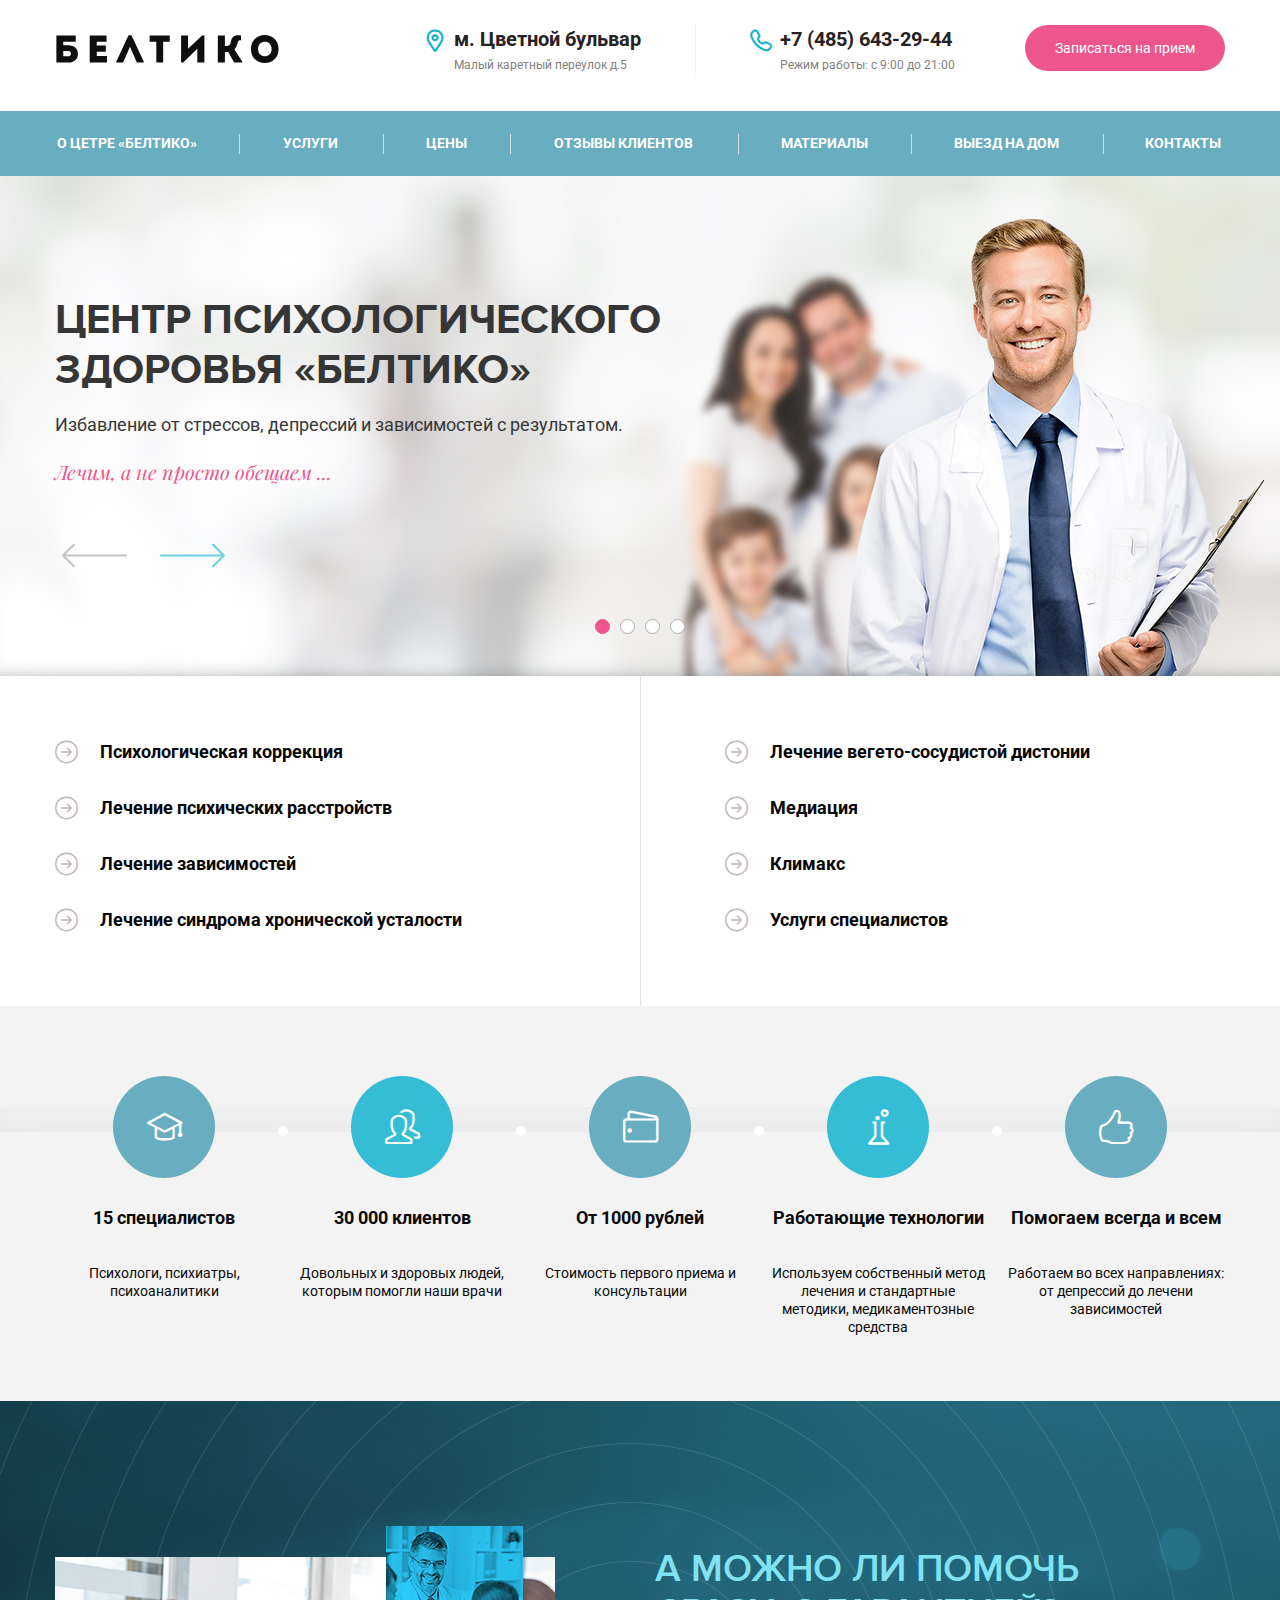
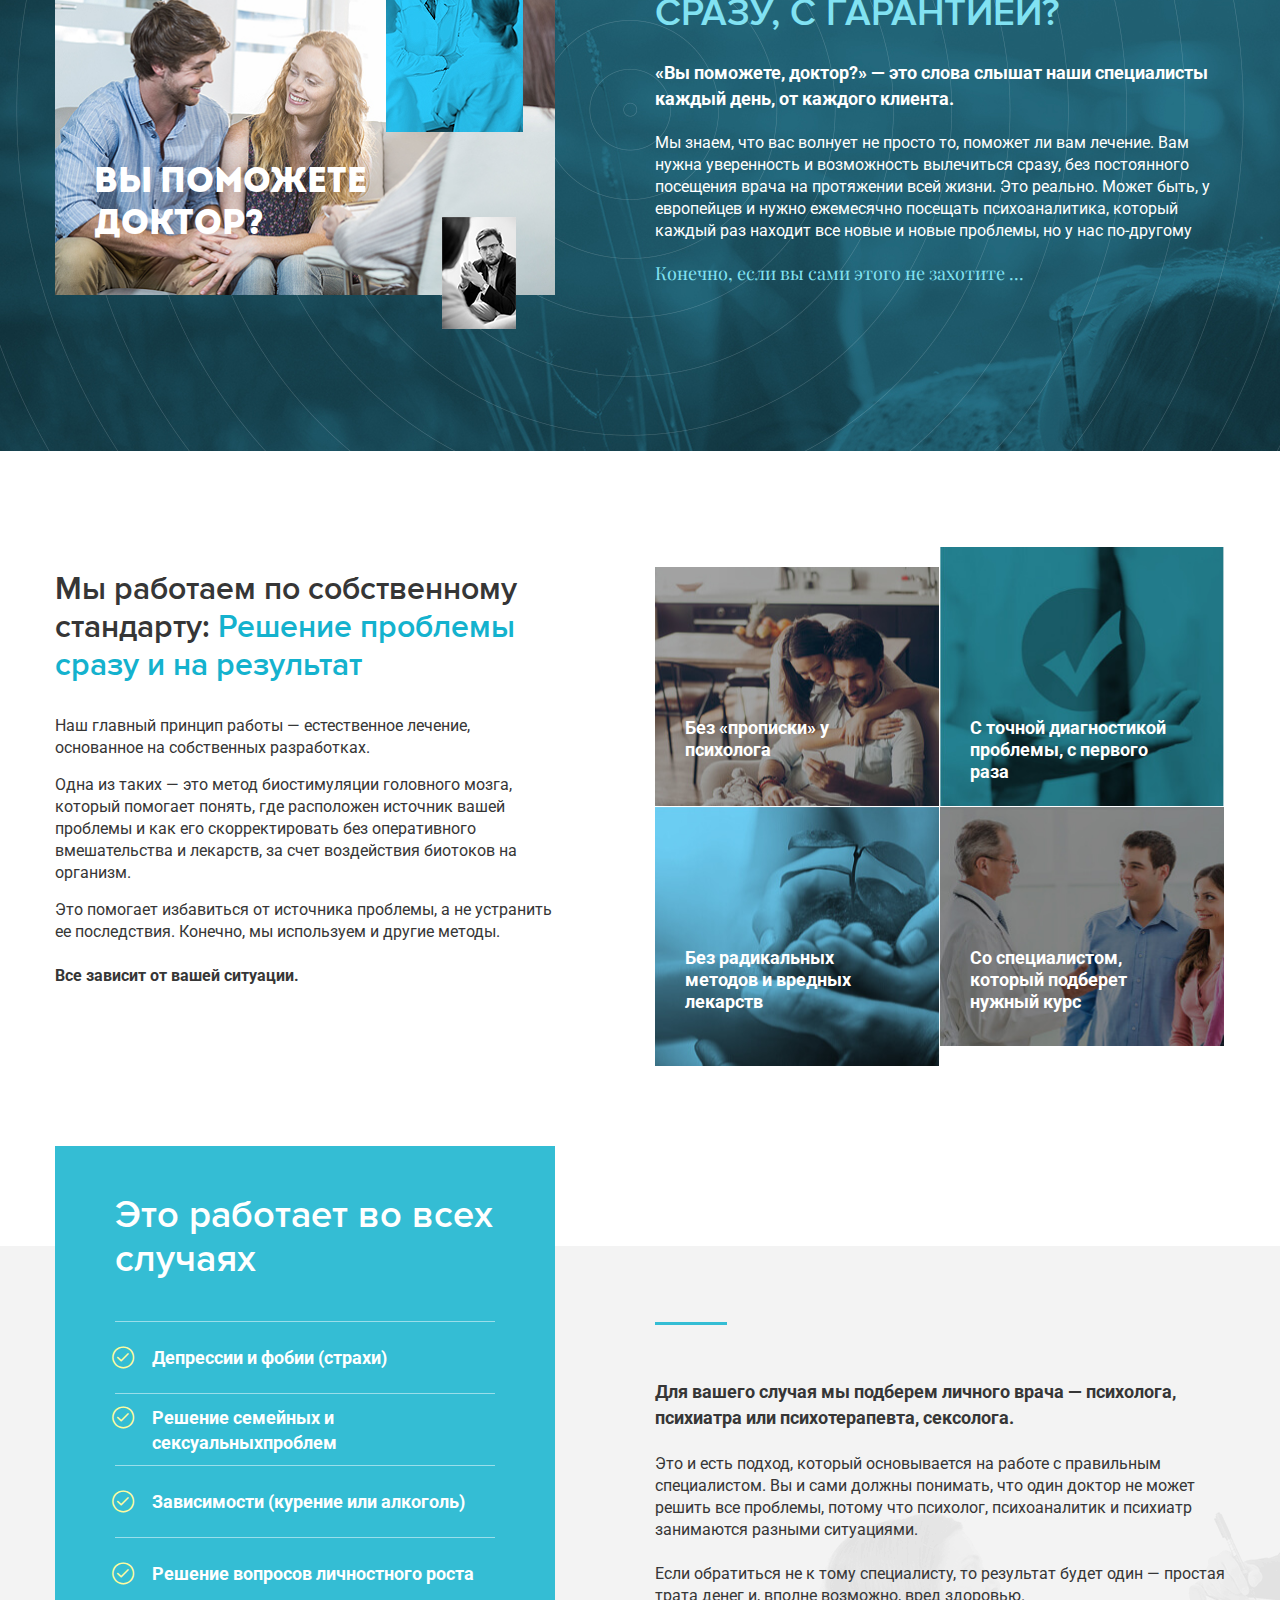
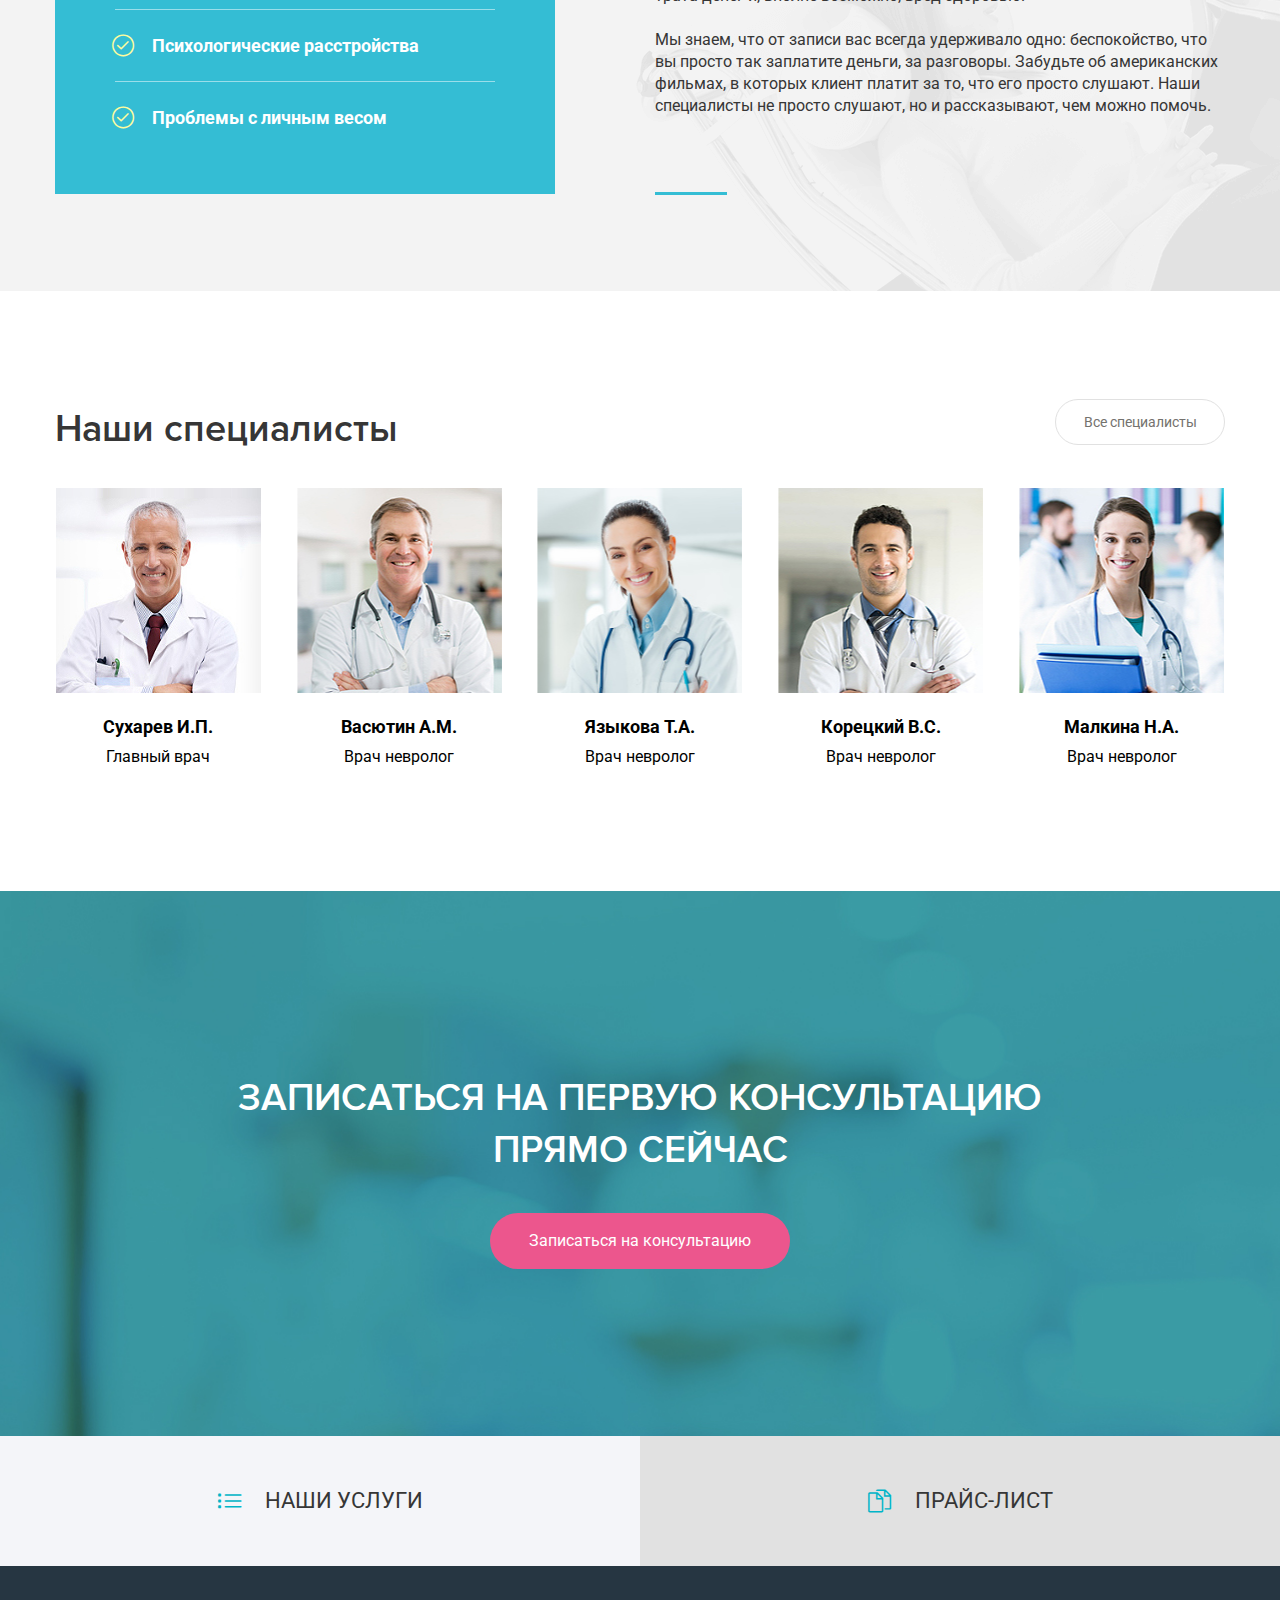
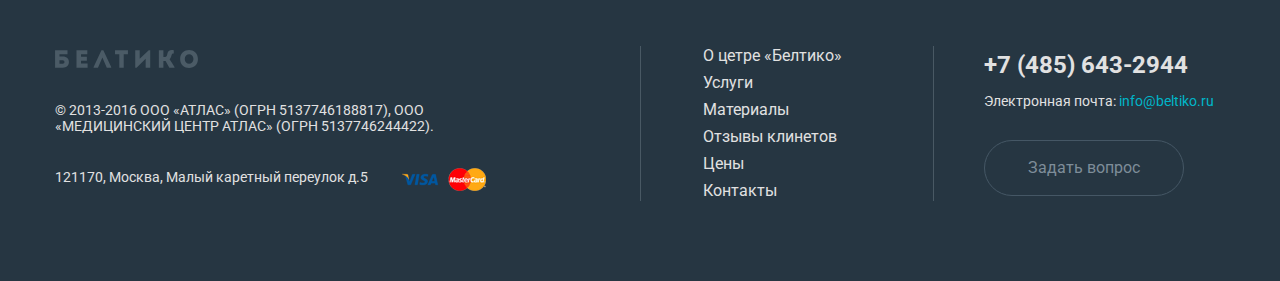
<file: index.html>
<!DOCTYPE html>
<html xmlns="http://www.w3.org/1999/xhtml">
<head>
	<link href="https://fonts.googleapis.com/css?family=Roboto:400,500,700" rel="stylesheet">
	<link href="https://fonts.googleapis.com/css?family=Playfair+Display:400i" rel="stylesheet">
	<meta http-equiv="Content-Type" content="text/html; charset=utf-8" />
	<meta name="format-detection" content="telephone=no">
	<meta name="viewport" content="width=device-width, initial-scale=1, user-scalable=no, maximum-scale=1">
    <link rel="shortcut icon" href="img/favicon.ico" />
	<title>Beltiko - Главная</title>
	<link rel="stylesheet" type="text/css" href="css/style.css"/>
	<!--[if lt IE 9]><script src="js/html5.js"></script><![endif]-->
</head>
<body class="loaded">
	<div class="main-wrapper">
		<header>
			<div class="wrapper">
				<strong class="header-logo"><a href="#">БЕЛТИКО</a></strong>
				<a href="#appointment" class="btn btn-primary js-fancy">Записаться на прием</a>
				<ul class="headar-contact-list">
					<li>
						<a class="ico-01" href="https://www.google.com.ua/maps/place/%D0%9C%D0%B0%D0%BB%D1%8B%D0%B9+%D0%9A%D0%B0%D1%80%D0%B5%D1%82%D0%BD%D1%8B%D0%B9+%D0%BF%D0%B5%D1%80.,+5,+%D0%9C%D0%BE%D1%81%D0%BA%D0%B2%D0%B0,+%D0%A0%D0%BE%D1%81%D1%96%D1%8F,+127051/@55.7713298,37.6110225,17z/data=!3m1!4b1!4m5!3m4!1s0x46b54a6ac74995ff:0xdab9621a89d25860!8m2!3d55.7713268!4d37.6132112" target="_blank" ><strong>м. Цветной бульвар</strong>Малый каретный переулок д.5</a>
					</li>
					<li>
						<a href="tel:+74856432944" class="ico-02"><strong>+7 (485) 643-29-44</strong>Режим работы: с 9:00 до 21:00</a>
					</li>
				</ul>
			</div>
			<div class="header-row">
				<div class="wrapper">
					<ul class="main-nav">
						<li><a href="about.html"><span>О цетре «Белтико»</span></a></li>
						<li><a href="service.html"><span>Услуги</span></a></li>
						<li><a href="cost.html"><span>Цены</span></a></li>
						<li><a href="otziv.html"><span>Отзывы клиентов</span></a></li>
						<li><a href="material.html"><span>Материалы</span></a></li>
						<li><a href="#"><span>Выезд на дом</span></a></li>
						<li><a href="contacts.html"><span>Контакты</span></a></li>
					</ul>
				</div><!-- wrapper -->
			</div><!-- header-row -->
		</header><!-- HEADER EOF   -->
		<main class="content">
			<section class="main-slider js-main-slider">
				<div class="slide" style="background-image: url(img/img_main_slider_01.jpg);">
					<div class="wrapper">
						<div class="cell">
							<div class="holder">
								<h1>Центр психологического здоровья «Белтико»</h1>
								<p>Избавление от стрессов, депрессий и зависимостей с результатом.</p>
								<span class="text-pink">Лечим, а не просто обещаем ...</span>
							</div>
						</div>
					</div><!-- whapper -->
				</div><!-- slide -->
				<div class="slide" style="background-image: url(img/img_main_slider_02.jpg);">
					<div class="wrapper">
						<div class="cell">
							<div class="holder holder2">
								<h2>Лечение депрессии</h2>
								<p>Порой кажется, что из этой темной ямы не выбраться никогда. Однако даже самую тяжелую депрессию можно победить.</p>
								<span class="text-pink">Мы поможем Вам вернуться к счастливой жизни</span>
							</div>
						</div>
					</div><!-- whapper -->
				</div><!-- slide -->
				<div class="slide" style="background-image: url(img/img_main_slider_03.jpg);">
					<div class="wrapper">
						<div class="cell">
							<div class="holder holder3">
								<h2>Лечение зависимостей</h2>
								<p>Оставаясь наедине с объектом своей зависимости, Вы лишаете себя выбора</p>
								<span class="text-pink">Наше участие и забота дадут Вам возможность стать свободным</span>
							</div>
						</div>
					</div><!-- whapper -->
				</div><!-- slide -->
				<div class="slide" style="background-image: url(img/img_main_slider_04.jpg);">
					<div class="wrapper">
						<div class="cell">
							<div class="holder holder4">
								<h2>Детский психолог</h2>
								<p>Огромный размах и сложность нового мира могут стать непреодолимым  препятствием для чистого, развивающегося разума</p>
								<span class="text-pink">Помогите своему ребенку справиться с этим</span>
							</div>
						</div>
					</div><!-- whapper -->
				</div><!-- slide -->
			</section><!-- main-slider -->
			<section class="services">
				<div class="wrapper">
					<ul>
						<li><a href="#">Психологическая коррекция</a></li>
						<li><a href="#">Лечение психических расстройств</a></li>
						<li><a href="#">Лечение зависимостей</a></li>
						<li><a href="#">Лечение синдрома хронической усталости</a></li>
					</ul>
					<ul>
						<li><a href="#">Лечение вегето-сосудистой дистонии</a></li>
						<li><a href="#">Медиация</a></li>
						<li><a href="#">Климакс</a></li>
						<li><a href="#">Услуги специалистов</a></li>
					</ul>
				</div><!-- wrapper -->
			</section><!-- services -->
			<section class="advantages">
				<div class="wrapper">
					<ul class="advantages-list js-mobile-slider mobile-slider">
						<li>
							<i class="ico ico-01"></i>
							<h4>15 специалистов</h4>
							<p>Психологи, психиатры, психоаналитики</p>
						</li>
						<li>
							<i class="ico ico-02"></i>
							<h4>30 000 клиентов</h4>
							<p>Довольных и здоровых людей, которым помогли наши врачи</p>
						</li>
						<li>

							<i class="ico ico-03"></i>

							<h4>От 1000 рублей</h4>

							<p>Стоимость первого приема и консультации</p>

						</li>

						<li>

							<i class="ico ico-04"></i>

							<h4>Работающие технологии</h4>

							<p>Используем собственный метод лечения и стандартные методики, медикаментозные средства</p>

						</li>

						<li>

							<i class="ico ico-05"></i>

							<h4>Помогаем всегда и всем</h4>

							<p>Работаем во всех направлениях: от депрессий до лечени  зависимостей</p>

						</li>

					</ul><!-- advantages-list -->

				</div>

			</section><!-- advantages -->

			<section class="guarantee img-to-bg">

				<img src="img/img_bg_guarantee.jpg" alt="image description">

				<div class="wrapper">

					<div class="cell">

						<div class="two-colum-row clearfix">

							<div class="left">

								<figure class="colage">

									<img src="img/img_colage_01.jpg" alt="image description">

									<figcaption>ВЫ ПОМОЖЕТЕ ДОКТОР?</figcaption>

								</figure>

							</div>

							<div class="right">

								<h2>А можно ли помочь сразу, с гарантией?</h2>

								<strong>«Вы поможете, доктор?» — это слова слышат наши специалисты каждый день, от каждого клиента.</strong>

								<p>Мы знаем, что вас волнует не просто то, поможет ли вам лечение. Вам нужна уверенность и возможность вылечиться сразу, без постоянного посещения врача на протяжении всей жизни. Это реально. Может быть, у европейцев и нужно ежемесячно посещать психоаналитика, который каждый раз находит все новые и новые проблемы, но у нас по-другому</p>

								<span class="blue-text">Конечно, если вы сами этого не захотите ...</span>

							</div>

						</div><!-- two-colum-row -->

					</div><!-- cell -->

				</div><!-- wrapper -->

			</section><!-- guarantee -->

			<section class="work-standards">

				<div class="wrapper">

					<div class="two-colum-row clearfix">

						<div class="left">

							<h2>Мы работаем по собственному стандарту: <mark class="blue">Решение проблемы сразу и на результат</mark></h2>

							<p>Наш главный принцип работы — естественное лечение, основанное на собственных разработках.</p>

							<p>Одна из таких — это метод биостимуляции головного мозга, который помогает понять, где расположен источник вашей проблемы и как его скорректировать без оперативного вмешательства и лекарств, за счет воздействия биотоков на организм.</p>

							<p>Это помогает избавиться от источника проблемы, а не устранить ее последствия. Конечно, мы используем и другие методы.</p>

							<strong>Все зависит от вашей ситуации.</strong>

						</div>

						<div class="right">

							<ul class="cascad-colage">

								<li class="img-to-bg">

									<img src="img/img_colage_04.jpg" alt="image description">

									<span>Без «прописки» у психолога</span>

								</li>

								<li class="img-to-bg">

									<img src="img/img_colage_05.jpg" alt="image description">

									<span>С точной диагностикой проблемы, с первого раза</span>

								</li>

								<li class="img-to-bg">

									<img src="img/img_colage_06.jpg" alt="image description">

									<span>Без радикальных методов и вредных лекарств</span>

								</li>

								<li class="img-to-bg">

									<img src="img/img_colage_07.jpg" alt="image description">

									<span>Со специалистом, который подберет нужный курс</span>

								</li>

							</ul>

						</div>

					</div><!-- two-colum-row -->

				</div><!-- wrapper -->

			</section><!-- work-standards -->

			<section class="individual-approach">

				<div class="wrapper">

					<div class="two-colum-row clearfix">

						<div class="left">

							<div class="info-block">

								<h2>Это работает во всех случаях</h2>

								<ul>

									<li>

										<div class="center-row">

											<p>Депрессии и фобии (страхи)</p>

										</div>

									</li>

									<li>

										<div class="center-row">

											<p>Решение семейных и сексуальныхпроблем</p>

										</div>

									</li>

									<li>

										<div class="center-row">

											<p>Зависимости (курение или алкоголь)</p>

										</div>

									</li>

									<li>

										<div class="center-row">

											<p>Решение вопросов личностного роста</p>

										</div>

									</li>

									<li>

										<div class="center-row">

											<p>Психологические расстройства</p>

										</div>

									</li>

									<li>

										<div class="center-row">

											<p>Проблемы с личным весом</p>

										</div>

									</li>

								</ul>

							</div><!-- info-block -->

						</div>

						<div class="right">

							<div class="cell">

								<h3>Для вашего случая мы подберем личного врача — психолога, психиатра или психотерапевта, сексолога. </h3>

								<p>Это и есть подход, который основывается на работе с правильным специалистом. Вы и сами должны понимать, что один доктор не может решить все проблемы, потому что психолог, психоаналитик и психиатр занимаются разными ситуациями.</p>

								<p>Если обратиться не к тому специалисту, то результат будет один — простая трата денег и, вполне возможно, вред здоровью.</p>

								<p>Мы знаем, что от записи вас всегда удерживало одно: беспокойство, что вы просто так заплатите деньги, за разговоры. Забудьте об американских фильмах, в которых клиент платит за то, что его просто слушают. Наши специалисты не просто слушают, но и рассказывают, чем можно помочь.</p>

							</div><!-- cell -->

						</div>

					</div><!-- two-colum-row -->

				</div>

			</section><!-- individual-approach -->

			<section class="team">

				<div class="wrapper">

					<h2 class="clearfix">Наши специалисты</h2>

					<a href="#" class="btn btn-default">Все специалисты</a>

					<ul class="employee-list js-mobile-slider mobile-slider">

						<li>

							<a href="#">

								<figure>

									<span class="photo img-to-bg"><img src="img/img_employee_01.jpg" alt="image description"></span>

									<figcaption>

										<strong>Сухарев И.П.</strong>

										<span>Главный врач</span>

									</figcaption>

								</figure>

							</a>

						</li>

						<li>

							<a href="#">

								<figure>

									<span class="photo img-to-bg"><img src="img/img_employee_02.jpg" alt="image description"></span>

									<figcaption>

										<strong>Васютин А.М.</strong>

										<span>Врач невролог</span>

									</figcaption>

								</figure>

							</a>

						</li>

						<li>

							<a href="#">

								<figure>

									<span class="photo img-to-bg"><img src="img/img_employee_03.jpg" alt="image description"></span>

									<figcaption>

										<strong>Языкова Т.А.</strong>

										<span>Врач невролог</span>

									</figcaption>

								</figure>

							</a>

						</li>

						<li>

							<a href="#">

								<figure>

									<span class="photo img-to-bg"><img src="img/img_employee_04.jpg" alt="image description"></span>

									<figcaption>

										<strong>Корецкий В.С.</strong>

										<span>Врач невролог</span>

									</figcaption>

								</figure>

							</a>

						</li>

						<li>

							<a href="#">

								<figure>

									<span class="photo img-to-bg"><img src="img/img_employee_05.jpg" alt="image description"></span>

									<figcaption>

										<strong>Малкина Н.А.</strong>

										<span>Врач невролог</span>

									</figcaption>

								</figure>

							</a>

						</li>

					</ul>

				</div>

			</section><!-- team -->
			<section class="consultation img-to-bg">
				<img src="img/img_bg_consultation.jpg" alt="image description">
				<div class="wrapper">
					<div class="cell">
						<div class="holder">
							<h2>Записаться на первую консультацию прямо сейчас</h2>
							<a href="#appointment" class="btn btn-primary js-fancy">Записаться на консультацию</a>
						</div>
					</div>
				</div><!-- wrapper -->
			</section><!-- consultation -->
			<section class="info clearfix">
                <a href="#" class="btn-more ico-01">Наши услуги</a>
                <a href="#" class="btn-more ico-02">Прайс-лист</a>
			</section><!-- info -->
		</main><!-- CONTENT EOF   -->
		<footer>
			<div class="wrapper">
				<div class="footer-table-row">
					<div class="cell">
						<a href="#" class="footer-logo">Beltiko</a>
						<p class="copy">© 2013-2016 ООО «АТЛАС» (ОГРН 5137746188817), ООО «МЕДИЦИНСКИЙ ЦЕНТР АТЛАС» (ОГРН 5137746244422).</p>
						<address>121170, Москва, Малый каретный переулок д.5 <span class="paymant"><img src="img/img_visa_master_card.png" alt="image description"></span></address>
					</div><!-- cell -->
					<div class="cell">
						<ul class="footer-nav">
							<li><a href="#">О цетре «Белтико»</a></li>
							<li><a href="#">Услуги</a></li>
							<li><a href="#">Материалы</a></li>
							<li><a href="#">Отзывы клинетов</a></li>
							<li><a href="#">Цены</a></li>
							<li><a href="#">Контакты</a></li>
						</ul><!-- footer-nav -->
					</div><!-- cell -->
					<div class="cell">
						<div class="contact-block">
							<a class="tel" href="tel:+74856432944">+7 (485) 643-2944</a>
							<span class="email">Электронная почта: <a href="mailto:info@beltiko.ru">info@beltiko.ru</a></span>
							<a href="#question" class="btn btn-info js-fancy">Задать вопрос</a>
						</div>
					</div><!-- cell -->
				</div>
			</div>
		</footer><!-- FOOTER EOF   -->
	</div>
	<div class="icon-load"></div>
    <div id="appointment" class="popup">
        <div class="popup-wrap">
            <h6>Записаться на прием</h6>
            <form action="#" class="popup-form">
                <div class="in-item">
                    <input type="text" class="in-txt" placeholder="Ваше имя"/>
                </div>
                <div class="in-item">
                    <input type="text" class="in-txt error" placeholder="Телефон"/>
                </div>
                <div class="submit-item">
                    <button type="submit" class="btn btn-primary">Записаться на прием</button>
                </div>
            </form>
            <p class="popup-logo">БЕЛТИКО</p>
        </div>
    </div>
    <div id="question" class="popup">
        <div class="popup-wrap">
            <h6>Задать вопрос</h6>
            <form action="#" class="popup-form">
                <div class="in-item">
                    <input type="text" class="in-txt" placeholder="Ваше имя"/>
                </div>
                <div class="in-item">
                    <input type="text" class="in-txt" placeholder="Телефон или e-mail"/>
                </div>
                <div class="in-item">
                    <textarea class="in-txt txtarea" placeholder="Ваш вопрос"></textarea>
                </div>
                <div class="submit-item">
                    <button type="submit" class="btn btn-primary">Задать вопрос</button>
                </div>
            </form>
            <p class="popup-logo">БЕЛТИКО</p>
        </div>
    </div>
	<script type="text/javascript" src="js/jquery-1.11.0.min.js"></script>
	<script type="text/javascript" src="js/jquery-migrate.min.js"></script>
    <script type="text/javascript" src="js/jquery.fancybox.pack.js"></script>
	<script type="text/javascript" src="js/slick.min.js"></script>
	<script type="text/javascript" src="js/custom.js"></script>
</body>
</html>
</file>
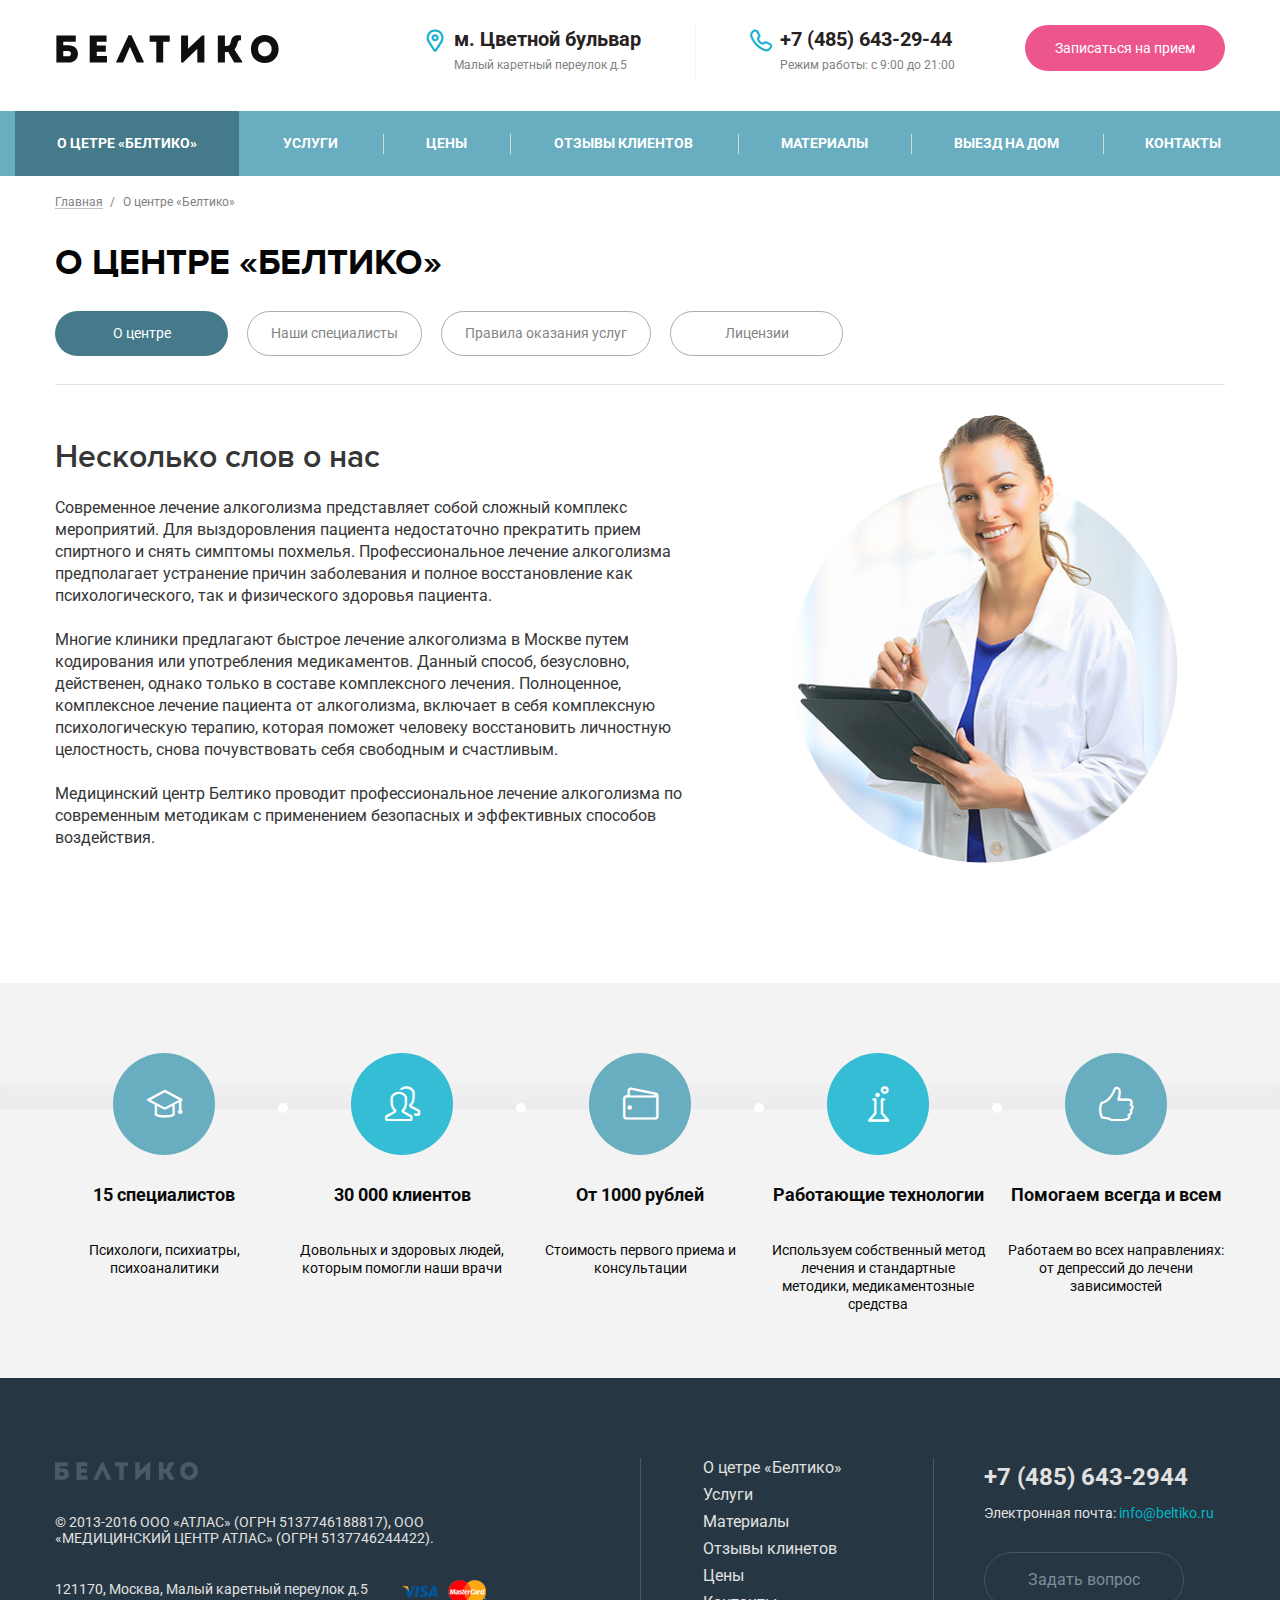
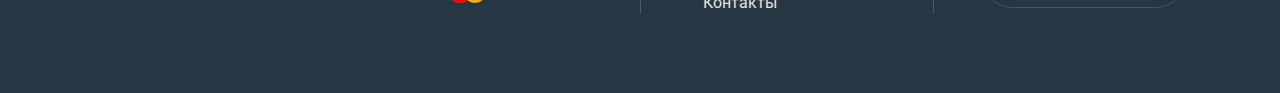
<file: about.html>
<!DOCTYPE html>
<html xmlns="http://www.w3.org/1999/xhtml">
<head>
	<link href="https://fonts.googleapis.com/css?family=Roboto:400,500,700" rel="stylesheet">
	<link href="https://fonts.googleapis.com/css?family=Playfair+Display:400i" rel="stylesheet">
	<meta http-equiv="Content-Type" content="text/html; charset=utf-8" />
	<meta name="format-detection" content="telephone=no">
	<meta name="viewport" content="width=device-width, initial-scale=1, user-scalable=no, maximum-scale=1">
    <link rel="shortcut icon" href="img/favicon.ico" />
	<title>Beltiko - О центре «Белтико»</title>
    <link rel="stylesheet" type="text/css" href="css/style.css"/>
	<!--[if lt IE 9]><script src="js/html5.js"></script><![endif]-->
</head>
<body class="loaded">
	<div class="main-wrapper">
		<header>
			<div class="wrapper">
				<strong class="header-logo"><a href="#">БЕЛТИКО</a></strong>
				<a href="#appointment" class="btn btn-primary js-fancy">Записаться на прием</a>
				<ul class="headar-contact-list">
					<li>
						<a class="ico-01" href="https://www.google.com.ua/maps/place/%D0%9C%D0%B0%D0%BB%D1%8B%D0%B9+%D0%9A%D0%B0%D1%80%D0%B5%D1%82%D0%BD%D1%8B%D0%B9+%D0%BF%D0%B5%D1%80.,+5,+%D0%9C%D0%BE%D1%81%D0%BA%D0%B2%D0%B0,+%D0%A0%D0%BE%D1%81%D1%96%D1%8F,+127051/@55.7713298,37.6110225,17z/data=!3m1!4b1!4m5!3m4!1s0x46b54a6ac74995ff:0xdab9621a89d25860!8m2!3d55.7713268!4d37.6132112" target="_blank" ><strong>м. Цветной бульвар</strong>Малый каретный переулок д.5</a>
					</li>
					<li>
						<a href="tel:+74856432944" class="ico-02"><strong>+7 (485) 643-29-44</strong>Режим работы: с 9:00 до 21:00</a>
					</li>
				</ul>
			</div>
			<div class="header-row">
				<div class="wrapper">
					<ul class="main-nav">
						<li class="active"><a href="about.html"><span>О цетре «Белтико»</span></a></li>
						<li><a href="service.html"><span>Услуги</span></a></li>
						<li><a href="cost.html"><span>Цены</span></a></li>
						<li><a href="otziv.html"><span>Отзывы клиентов</span></a></li>
						<li><a href="material.html"><span>Материалы</span></a></li>
						<li><a href="#"><span>Выезд на дом</span></a></li>
						<li><a href="contacts.html"><span>Контакты</span></a></li>
					</ul>
				</div><!-- wrapper -->
			</div><!-- header-row -->
		</header><!-- HEADER EOF   -->
		<main class="content">
            <div class="box-bread-crumbs">
                <div class="wrapper">
                    <ul class="bread-crambs">
                        <li class="bread-crambs-item">
                            <a href="#">Главная</a>
                        </li>
                        <li class="bread-crambs-item">О центре «Белтико»</li>
                    </ul>
                </div>
            </div>
            <div class="title-box">
                <div class="wrapper">
                    <div class="title-box-wrap">
                        <h1>о центре «Белтико»</h1>
                        <div class="link-box">
                            <a href="#" class="link-item active">О центре</a>
                            <a href="#" class="link-item">Наши специалисты</a>
                            <a href="#" class="link-item">Правила оказания услуг</a>
                            <a href="#" class="link-item">Лицензии</a>
                        </div>
                    </div>
                </div>
            </div>
            <div class="content-box">
                <div class="wrapper">
                    <div class="about-box clearfix">
                        <img src="img/about.png" alt="" class="img-right"/>
                        <h3>Несколько слов о нас</h3>
                        <p>Современное лечение алкоголизма представляет собой сложный комплекс мероприятий. Для выздоровления пациента недостаточно прекратить прием спиртного и снять симптомы похмелья. Профессиональное лечение алкоголизма предполагает устранение причин заболевания и полное восстановление как психологического, так и физического здоровья пациента.</p>
                        <p>Многие клиники предлагают быстрое лечение алкоголизма в Москве путем кодирования или употребления медикаментов. Данный способ, безусловно, действенен, однако только в составе комплексного лечения. Полноценное, комплексное лечение пациента от алкоголизма, включает в себя комплексную психологическую терапию, которая поможет человеку восстановить личностную целостность, снова почувствовать себя свободным и счастливым.</p>
                        <p>Медицинский центр Белтико проводит профессиональное лечение алкоголизма по современным методикам с применением безопасных и эффективных способов воздействия.</p>
                    </div>
                </div>
            </div>
			<section class="advantages">
				<div class="wrapper">
					<ul class="advantages-list js-mobile-slider mobile-slider">
						<li>
							<i class="ico ico-01"></i>
							<h4>15 специалистов</h4>
							<p>Психологи, психиатры, психоаналитики</p>
						</li>
						<li>
							<i class="ico ico-02"></i>
							<h4>30 000 клиентов</h4>
							<p>Довольных и здоровых людей, которым помогли наши врачи</p>
						</li>
						<li>
							<i class="ico ico-03"></i>
							<h4>От 1000 рублей</h4>
							<p>Стоимость первого приема и консультации</p>
						</li>
						<li>
							<i class="ico ico-04"></i>
							<h4>Работающие технологии</h4>
							<p>Используем собственный метод лечения и стандартные методики, медикаментозные средства</p>
						</li>
						<li>
							<i class="ico ico-05"></i>
							<h4>Помогаем всегда и всем</h4>
							<p>Работаем во всех направлениях: от депрессий до лечени  зависимостей</p>
						</li>
					</ul><!-- advantages-list -->
				</div>
			</section><!-- advantages -->
		</main><!-- CONTENT EOF   -->
		<footer>
			<div class="wrapper">
				<div class="footer-table-row">
					<div class="cell">
						<a href="#" class="footer-logo">Beltiko</a>
						<p class="copy">© 2013-2016 ООО «АТЛАС» (ОГРН 5137746188817), ООО «МЕДИЦИНСКИЙ ЦЕНТР АТЛАС» (ОГРН 5137746244422).</p>
						<address>121170, Москва, Малый каретный переулок д.5 <span class="paymant"><img src="img/img_visa_master_card.png" alt="image description"></span></address>
					</div><!-- cell -->
					<div class="cell">
						<ul class="footer-nav">
							<li><a href="#">О цетре «Белтико»</a></li>
							<li><a href="#">Услуги</a></li>
							<li><a href="#">Материалы</a></li>
							<li><a href="#">Отзывы клинетов</a></li>
							<li><a href="#">Цены</a></li>
							<li><a href="#">Контакты</a></li>
						</ul><!-- footer-nav -->
					</div><!-- cell -->
					<div class="cell">
						<div class="contact-block">
							<a class="tel" href="tel:+74856432944">+7 (485) 643-2944</a>
							<span class="email">Электронная почта: <a href="mailto:info@beltiko.ru">info@beltiko.ru</a></span>
							<a href="#question" class="btn btn-info js-fancy">Задать вопрос</a>
						</div>
					</div><!-- cell -->
				</div>
			</div>
		</footer><!-- FOOTER EOF   -->
	</div>
	<div class="icon-load"></div>
    <div id="appointment" class="popup">
        <div class="popup-wrap">
            <h6>Записаться на прием</h6>
            <form action="#" class="popup-form">
                <div class="in-item">
                    <input type="text" class="in-txt" placeholder="Ваше имя"/>
                </div>
                <div class="in-item">
                    <input type="text" class="in-txt error" placeholder="Телефон"/>
                </div>
                <div class="submit-item">
                    <button type="submit" class="btn btn-primary">Записаться на прием</button>
                </div>
            </form>
            <p class="popup-logo">БЕЛТИКО</p>
        </div>
    </div>
    <div id="question" class="popup">
        <div class="popup-wrap">
            <h6>Задать вопрос</h6>
            <form action="#" class="popup-form">
                <div class="in-item">
                    <input type="text" class="in-txt" placeholder="Ваше имя"/>
                </div>
                <div class="in-item">
                    <input type="text" class="in-txt" placeholder="Телефон или e-mail"/>
                </div>
                <div class="in-item">
                    <textarea class="in-txt txtarea" placeholder="Ваш вопрос"></textarea>
                </div>
                <div class="submit-item">
                    <button type="submit" class="btn btn-primary">Задать вопрос</button>
                </div>
            </form>
            <p class="popup-logo">БЕЛТИКО</p>
        </div>
    </div>
	<script type="text/javascript" src="js/jquery-1.11.0.min.js"></script>
	<script type="text/javascript" src="js/jquery-migrate.min.js"></script>
    <script type="text/javascript" src="js/slick.min.js"></script>
    <script type="text/javascript" src="js/jquery.fancybox.pack.js"></script>
	<script type="text/javascript" src="js/custom.js" ></script>
</body>
</html>
</file>
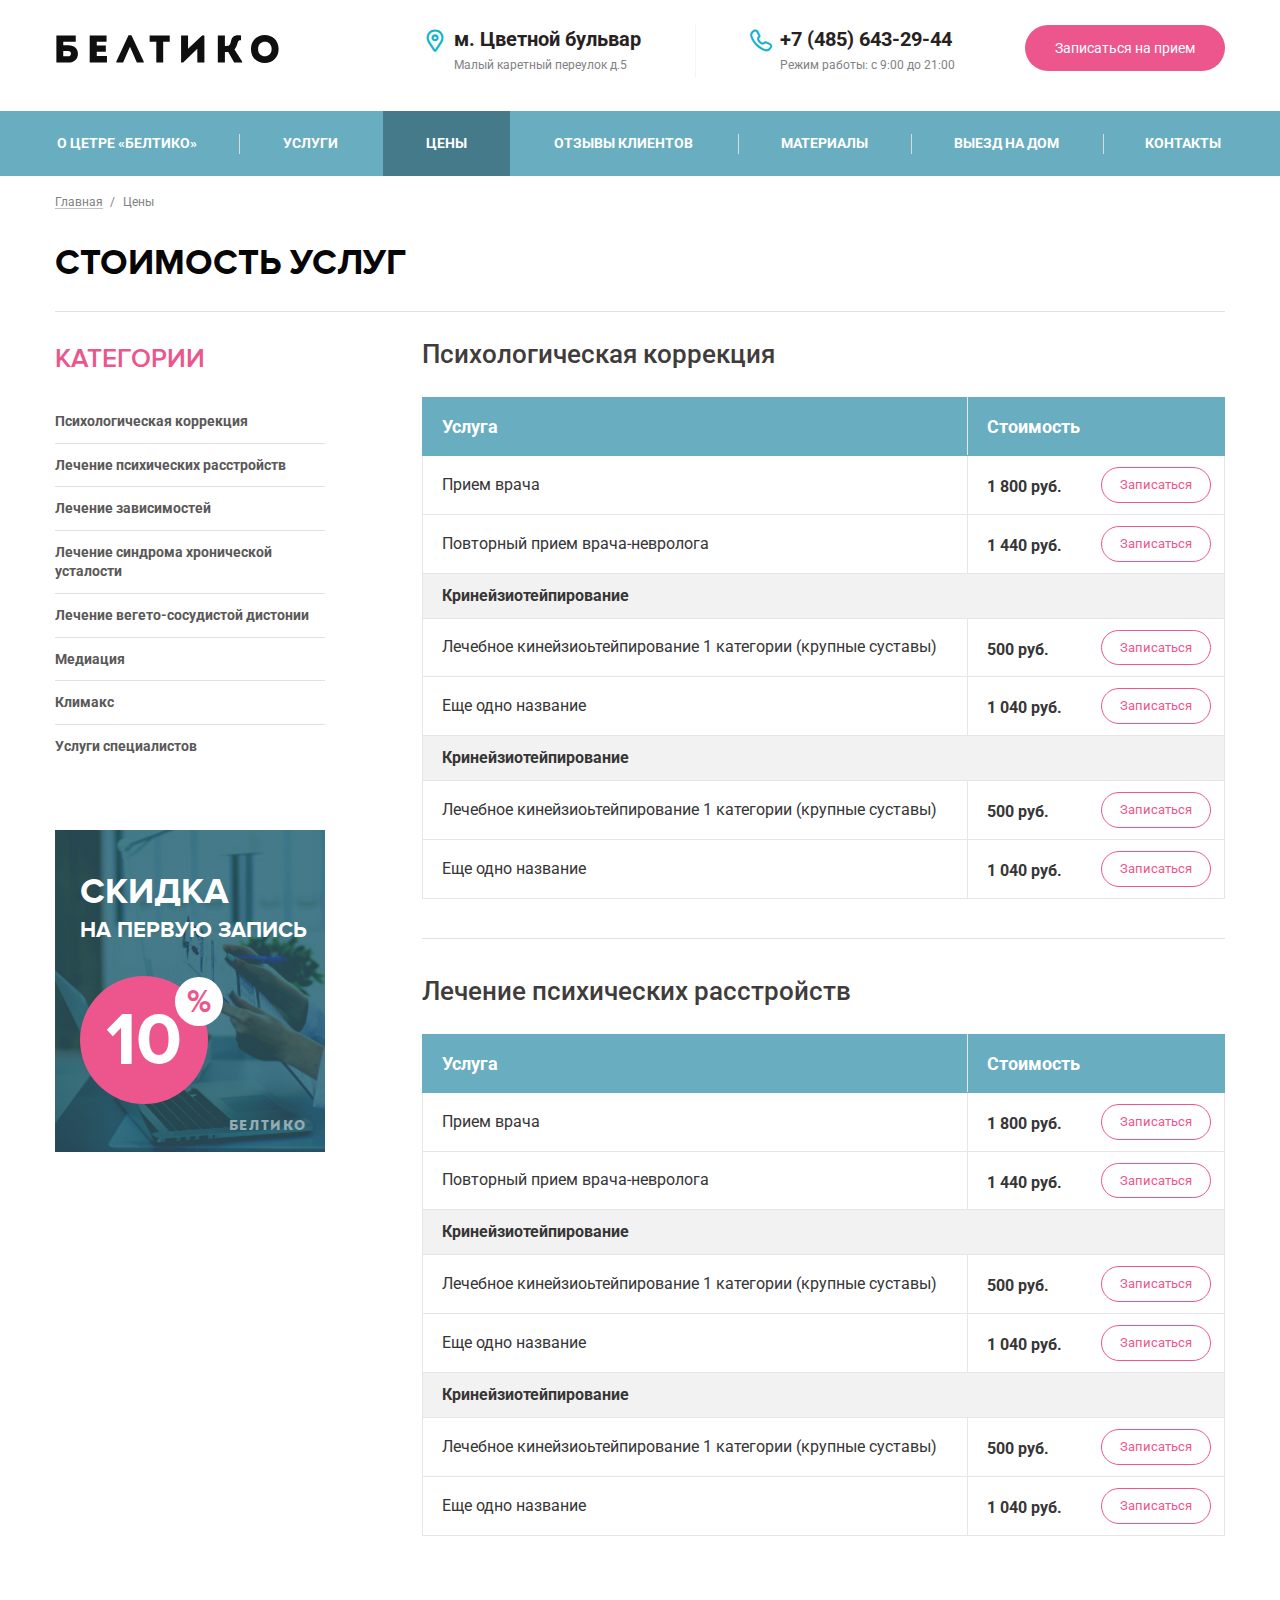
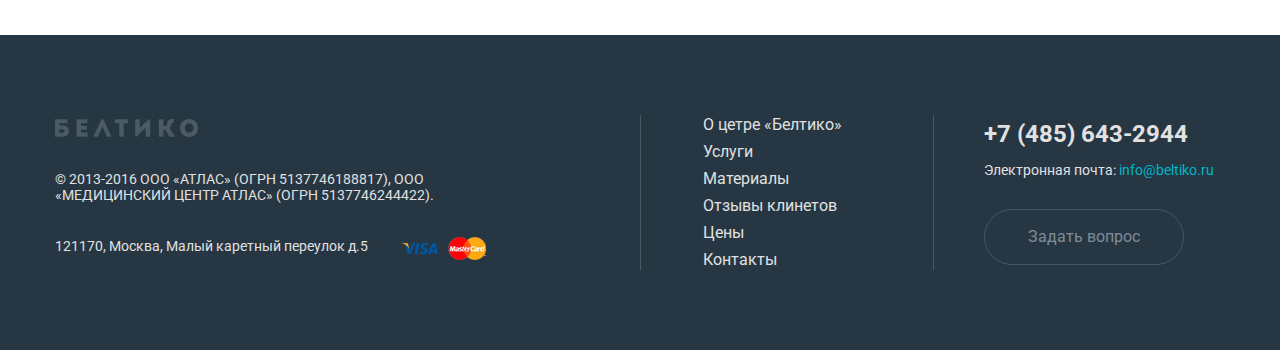
<file: cost.html>
<!DOCTYPE html>
<html xmlns="http://www.w3.org/1999/xhtml">
<head>
	<link href="https://fonts.googleapis.com/css?family=Roboto:400,500,700" rel="stylesheet">
	<link href="https://fonts.googleapis.com/css?family=Playfair+Display:400i" rel="stylesheet">
	<meta http-equiv="Content-Type" content="text/html; charset=utf-8" />
	<meta name="format-detection" content="telephone=no">
	<meta name="viewport" content="width=device-width, initial-scale=1, user-scalable=no, maximum-scale=1">
    <link rel="shortcut icon" href="img/favicon.ico" />
	<title>Beltiko - Цены</title>
	<link rel="stylesheet" type="text/css" href="css/style.css"/>
	<!--[if lt IE 9]><script src="js/html5.js"></script><![endif]-->
</head>
<body class="loaded">
	<div class="main-wrapper">
		<header>
			<div class="wrapper">
				<strong class="header-logo"><a href="#">БЕЛТИКО</a></strong>
				<a href="#appointment" class="btn btn-primary js-fancy">Записаться на прием</a>
				<ul class="headar-contact-list">
					<li>
						<a class="ico-01" href="https://www.google.com.ua/maps/place/%D0%9C%D0%B0%D0%BB%D1%8B%D0%B9+%D0%9A%D0%B0%D1%80%D0%B5%D1%82%D0%BD%D1%8B%D0%B9+%D0%BF%D0%B5%D1%80.,+5,+%D0%9C%D0%BE%D1%81%D0%BA%D0%B2%D0%B0,+%D0%A0%D0%BE%D1%81%D1%96%D1%8F,+127051/@55.7713298,37.6110225,17z/data=!3m1!4b1!4m5!3m4!1s0x46b54a6ac74995ff:0xdab9621a89d25860!8m2!3d55.7713268!4d37.6132112" target="_blank" ><strong>м. Цветной бульвар</strong>Малый каретный переулок д.5</a>
					</li>
					<li>
						<a href="tel:+74856432944" class="ico-02"><strong>+7 (485) 643-29-44</strong>Режим работы: с 9:00 до 21:00</a>
					</li>
				</ul>
			</div>
			<div class="header-row">
				<div class="wrapper">
					<ul class="main-nav">
						<li><a href="#"><span>О цетре «Белтико»</span></a></li>
						<li><a href="#"><span>Услуги</span></a></li>
						<li class="active"><a href="#"><span>Цены</span></a></li>
						<li><a href="#"><span>Отзывы клиентов</span></a></li>
						<li><a href="#"><span>Материалы</span></a></li>
						<li><a href="#"><span>Выезд на дом</span></a></li>
						<li><a href="#"><span>Контакты</span></a></li>
					</ul>
				</div><!-- wrapper -->
			</div><!-- header-row -->
		</header><!-- HEADER EOF   -->
		<main class="content">
            <div class="box-bread-crumbs">
                <div class="wrapper">
                    <ul class="bread-crambs">
                        <li class="bread-crambs-item">
                            <a href="#">Главная</a>
                        </li>
                        <li class="bread-crambs-item">Цены</li>
                    </ul>
                </div>
            </div>
            <div class="title-box">
                <div class="wrapper">
                    <div class="title-box-wrap">
                        <h1>Стоимость услуг</h1>
                    </div>
                </div>
            </div>
            <div class="content-box">
                <div class="wrapper">
                    <div class="category-box js-category-wrap clearfix">
                        <aside class="category-asside">
                            <div class="category-nav js-category-nav">
                                <p class="title">Категории</p>
                                <ul class="category-list">
                                    <li class="category-list-item">
                                        <a href="#" class="category-list-link"><span>Психологическая коррекция</span></a>
                                    </li>
                                    <li class="category-list-item">
                                        <a href="#" class="category-list-link"><span>Лечение психических расстройств</span></a>
                                    </li>
                                    <li class="category-list-item">
                                        <a href="#" class="category-list-link"><span>Лечение зависимостей</span></a>
                                    </li>
                                    <li class="category-list-item">
                                        <a href="#" class="category-list-link"><span>Лечение синдрома хронической усталости</span></a>
                                    </li>
                                    <li class="category-list-item">
                                        <a href="#" class="category-list-link"><span>Лечение вегето-сосудистой дистонии</span></a>
                                    </li>
                                    <li class="category-list-item">
                                        <a href="#" class="category-list-link"><span>Медиация</span></a>
                                    </li>
                                    <li class="category-list-item">
                                        <a href="#" class="category-list-link"><span>Климакс</span></a>
                                    </li>
                                    <li class="category-list-item">
                                        <a href="#" class="category-list-link"><span>Услуги специалистов</span></a>
                                    </li>
                                </ul>
                                <div class="ban-box">
                                    <a href="#" class="ban-link">
                                        <h4>Скидка</h4>
                                        <p>на первую запись</p>
                                        <span class="discount-box">10</span>
                                        <span class="ban-logo">БЕЛТИКО</span>
                                    </a>
                                </div>
                            </div>
                        </aside>
                        <div class="content-asside">
                            <div class="cont-item">
                                <h3>Психологическая коррекция</h3>
                                <div class="table-scroll">
                                    <table class="table cost-table">
                                        <tr>
                                            <th>Услуга</th>
                                            <th>Стоимость</th>
                                        </tr>
                                        <tr>
                                            <td>Прием врача</td>
                                            <td>
                                                <span class="price-tab">1 800 руб.</span>
                                                <a href="#appointment-price" class="btn btn-tab js-fancy">Записаться</a>
                                            </td>
                                        </tr>
                                        <tr>
                                            <td>Повторный прием врача-невролога</td>
                                            <td>
                                                <span class="price-tab">1 440 руб.</span>
                                                <a href="#appointment-price" class="btn btn-tab js-fancy">Записаться</a>
                                            </td>
                                        </tr>
                                        <tr>
                                            <td colspan="2" class="subtitle">Кринейзиотейпирование</td>
                                        </tr>
                                        <tr>
                                            <td>Лечебное кинейзиоьтейпирование 1 категории (крупные суставы)</td>
                                            <td>
                                                <span class="price-tab">500 руб.</span>
                                                <a href="#appointment-price" class="btn btn-tab js-fancy">Записаться</a>
                                            </td>
                                        </tr>
                                        <tr>
                                            <td>Еще одно название</td>
                                            <td>
                                                <span class="price-tab">1 040 руб.</span>
                                                <a href="#appointment-price" class="btn btn-tab js-fancy">Записаться</a>
                                            </td>
                                        </tr>
                                        <tr>
                                            <td colspan="2" class="subtitle">Кринейзиотейпирование</td>
                                        </tr>
                                        <tr>
                                            <td>Лечебное кинейзиоьтейпирование 1 категории (крупные суставы)</td>
                                            <td>
                                                <span class="price-tab">500 руб.</span>
                                                <a href="#appointment-price" class="btn btn-tab js-fancy">Записаться</a>
                                            </td>
                                        </tr>
                                        <tr>
                                            <td>Еще одно название</td>
                                            <td>
                                                <span class="price-tab">1 040 руб.</span>
                                                <a href="#appointment-price" class="btn btn-tab js-fancy">Записаться</a>
                                            </td>
                                        </tr>
                                    </table>
                                </div>
                            </div>
                            <div class="cont-item">
                                <h3>Лечение психических расстройств</h3>
                                <div class="table-scroll">
                                    <table class="table cost-table">
                                        <tr>
                                            <th>Услуга</th>
                                            <th>Стоимость</th>
                                        </tr>
                                        <tr>
                                            <td>Прием врача</td>
                                            <td>
                                                <span class="price-tab">1 800 руб.</span>
                                                <a href="#appointment-price" class="btn btn-tab js-fancy">Записаться</a>
                                            </td>
                                        </tr>
                                        <tr>
                                            <td>Повторный прием врача-невролога</td>
                                            <td>
                                                <span class="price-tab">1 440 руб.</span>
                                                <a href="#appointment-price" class="btn btn-tab js-fancy">Записаться</a>
                                            </td>
                                        </tr>
                                        <tr>
                                            <td colspan="2" class="subtitle">Кринейзиотейпирование</td>
                                        </tr>
                                        <tr>
                                            <td>Лечебное кинейзиоьтейпирование 1 категории (крупные суставы)</td>
                                            <td>
                                                <span class="price-tab">500 руб.</span>
                                                <a href="#appointment-price" class="btn btn-tab js-fancy">Записаться</a>
                                            </td>
                                        </tr>
                                        <tr>
                                            <td>Еще одно название</td>
                                            <td>
                                                <span class="price-tab">1 040 руб.</span>
                                                <a href="#appointment-price" class="btn btn-tab js-fancy">Записаться</a>
                                            </td>
                                        </tr>
                                        <tr>
                                            <td colspan="2" class="subtitle">Кринейзиотейпирование</td>
                                        </tr>
                                        <tr>
                                            <td>Лечебное кинейзиоьтейпирование 1 категории (крупные суставы)</td>
                                            <td>
                                                <span class="price-tab">500 руб.</span>
                                                <a href="#appointment-price" class="btn btn-tab js-fancy">Записаться</a>
                                            </td>
                                        </tr>
                                        <tr>
                                            <td>Еще одно название</td>
                                            <td>
                                                <span class="price-tab">1 040 руб.</span>
                                                <a href="#appointment-price" class="btn btn-tab js-fancy">Записаться</a>
                                            </td>
                                        </tr>
                                    </table>
                                </div>
                            </div>
                        </div>
                    </div>
                </div>
            </div>
		</main><!-- CONTENT EOF   -->
		<footer>
			<div class="wrapper">
				<div class="footer-table-row">
					<div class="cell">
						<a href="#" class="footer-logo">Beltiko</a>
						<p class="copy">© 2013-2016 ООО «АТЛАС» (ОГРН 5137746188817), ООО «МЕДИЦИНСКИЙ ЦЕНТР АТЛАС» (ОГРН 5137746244422).</p>
						<address>121170, Москва, Малый каретный переулок д.5 <span class="paymant"><img src="img/img_visa_master_card.png" alt="image description"></span></address>
					</div><!-- cell -->
					<div class="cell">
						<ul class="footer-nav">
							<li><a href="#">О цетре «Белтико»</a></li>
							<li><a href="#">Услуги</a></li>
							<li><a href="#">Материалы</a></li>
							<li><a href="#">Отзывы клинетов</a></li>
							<li><a href="#">Цены</a></li>
							<li><a href="#">Контакты</a></li>
						</ul><!-- footer-nav -->
					</div><!-- cell -->
					<div class="cell">
						<div class="contact-block">
							<a class="tel" href="tel:+74856432944">+7 (485) 643-2944</a>
							<span class="email">Электронная почта: <a href="mailto:info@beltiko.ru">info@beltiko.ru</a></span>
							<a href="#question" class="btn btn-info js-fancy">Задать вопрос</a>
						</div>
					</div><!-- cell -->
				</div>
			</div>
		</footer><!-- FOOTER EOF   -->
	</div>
	<div class="icon-load"></div>
    <div id="appointment" class="popup">
        <div class="popup-wrap">
            <h6>Записаться на прием</h6>
            <form action="#" class="popup-form">
                <div class="in-item">
                    <input type="text" class="in-txt" placeholder="Ваше имя"/>
                </div>
                <div class="in-item">
                    <input type="text" class="in-txt error" placeholder="Телефон"/>
                </div>
                <div class="submit-item">
                    <button type="submit" class="btn btn-primary">Записаться на прием</button>
                </div>
            </form>
            <p class="popup-logo">БЕЛТИКО</p>
        </div>
    </div>
    <div id="appointment-price" class="popup price-popup">
        <div class="popup-wrap">
            <h6>Записаться на прием</h6>
            <p class="appoin-price">Бессоница от 5000 руб.</p>
            <form action="#" class="popup-form">
                <div class="in-item">
                    <input type="text" class="in-txt" placeholder="Ваше имя"/>
                </div>
                <div class="in-item">
                    <input type="text" class="in-txt" placeholder="Телефон"/>
                </div>
                <div class="submit-item">
                    <button type="submit" class="btn btn-primary">Записаться на прием</button>
                </div>
            </form>
            <p class="popup-logo">БЕЛТИКО</p>
        </div>
    </div>
    <div id="question" class="popup">
        <div class="popup-wrap">
            <h6>Задать вопрос</h6>
            <form action="#" class="popup-form">
                <div class="in-item">
                    <input type="text" class="in-txt" placeholder="Ваше имя"/>
                </div>
                <div class="in-item">
                    <input type="text" class="in-txt" placeholder="Телефон или e-mail"/>
                </div>
                <div class="in-item">
                    <textarea class="in-txt txtarea" placeholder="Ваш вопрос"></textarea>
                </div>
                <div class="submit-item">
                    <button type="submit" class="btn btn-primary">Задать вопрос</button>
                </div>
            </form>
            <p class="popup-logo">БЕЛТИКО</p>
        </div>
    </div>
	<script type="text/javascript" src="js/jquery-1.11.0.min.js"></script>
	<script type="text/javascript" src="js/jquery-migrate.min.js"></script>
    <script type="text/javascript" src="js/jquery.fancybox.pack.js"></script>
	<script type="text/javascript" src="js/custom.js" ></script>
</body>
</html>
</file>
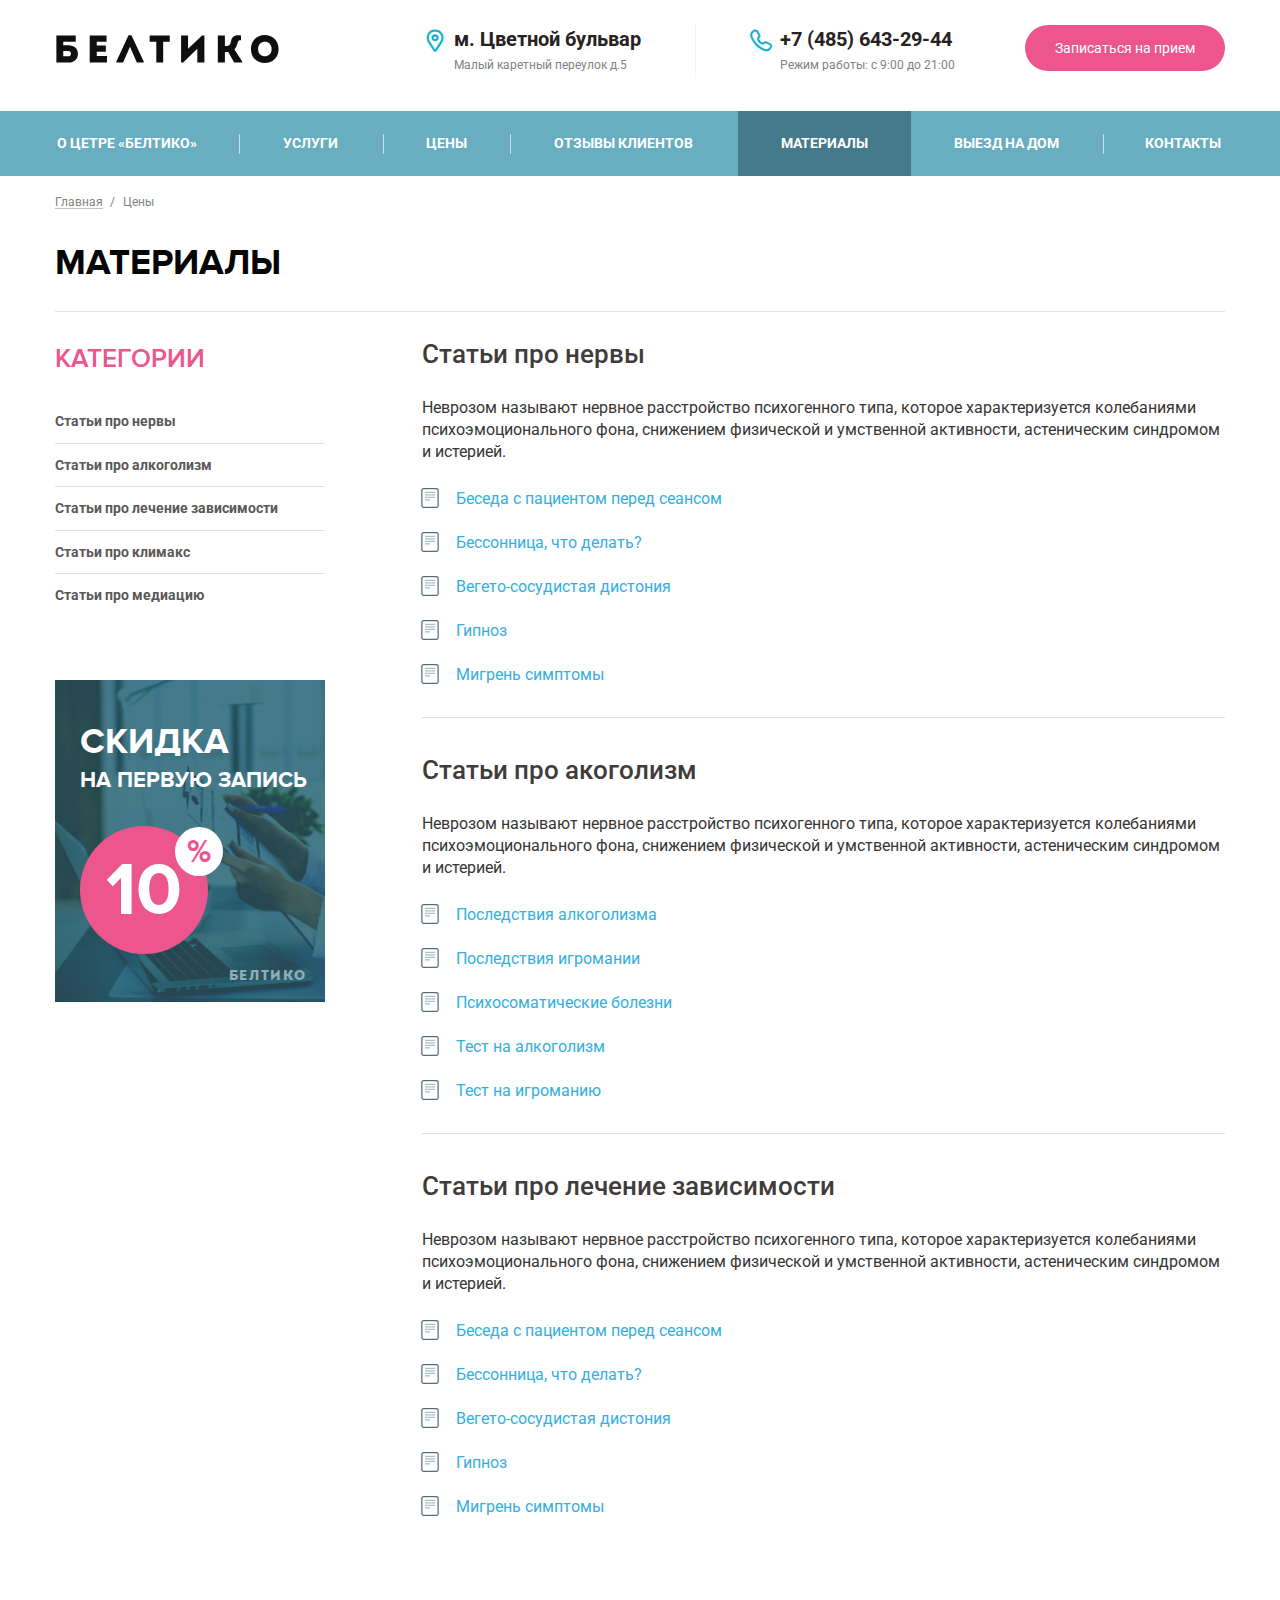
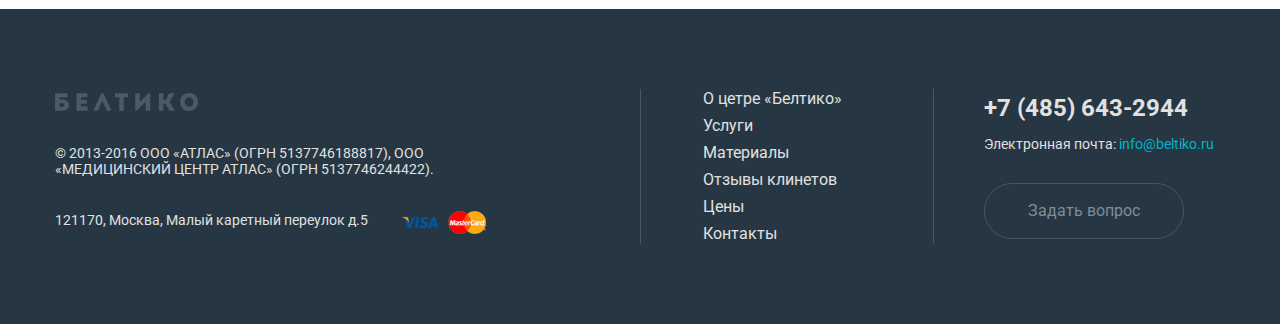
<file: material.html>
<!DOCTYPE html>
<html xmlns="http://www.w3.org/1999/xhtml">
<head>
	<link href="https://fonts.googleapis.com/css?family=Roboto:400,500,700" rel="stylesheet">
	<link href="https://fonts.googleapis.com/css?family=Playfair+Display:400i" rel="stylesheet">
	<meta http-equiv="Content-Type" content="text/html; charset=utf-8" />
	<meta name="format-detection" content="telephone=no">
	<meta name="viewport" content="width=device-width, initial-scale=1, user-scalable=no, maximum-scale=1">
    <link rel="shortcut icon" href="img/favicon.ico" />
	<title>Beltiko - Материалы</title>
	<link rel="stylesheet" type="text/css" href="css/style.css"/>
	<!--[if lt IE 9]><script src="js/html5.js"></script><![endif]-->
</head>
<body class="loaded">
	<div class="main-wrapper">
		<header>
			<div class="wrapper">
				<strong class="header-logo"><a href="#">БЕЛТИКО</a></strong>
				<a href="#appointment" class="btn btn-primary js-fancy">Записаться на прием</a>
				<ul class="headar-contact-list">
					<li>
						<a class="ico-01" href="https://www.google.com.ua/maps/place/%D0%9C%D0%B0%D0%BB%D1%8B%D0%B9+%D0%9A%D0%B0%D1%80%D0%B5%D1%82%D0%BD%D1%8B%D0%B9+%D0%BF%D0%B5%D1%80.,+5,+%D0%9C%D0%BE%D1%81%D0%BA%D0%B2%D0%B0,+%D0%A0%D0%BE%D1%81%D1%96%D1%8F,+127051/@55.7713298,37.6110225,17z/data=!3m1!4b1!4m5!3m4!1s0x46b54a6ac74995ff:0xdab9621a89d25860!8m2!3d55.7713268!4d37.6132112" target="_blank" ><strong>м. Цветной бульвар</strong>Малый каретный переулок д.5</a>
					</li>
					<li>
						<a href="tel:+74856432944" class="ico-02"><strong>+7 (485) 643-29-44</strong>Режим работы: с 9:00 до 21:00</a>
					</li>
				</ul>
			</div>
			<div class="header-row">
				<div class="wrapper">
					<ul class="main-nav">
						<li><a href="about.html"><span>О цетре «Белтико»</span></a></li>
						<li><a href="service.html"><span>Услуги</span></a></li>
						<li><a href="cost.html"><span>Цены</span></a></li>
						<li><a href="otziv.html"><span>Отзывы клиентов</span></a></li>
						<li class="active"><a href="material.html"><span>Материалы</span></a></li>
						<li><a href="#"><span>Выезд на дом</span></a></li>
						<li><a href="contacts.html"><span>Контакты</span></a></li>
					</ul>
				</div><!-- wrapper -->
			</div><!-- header-row -->
		</header><!-- HEADER EOF   -->
		<main class="content">
            <div class="box-bread-crumbs">
                <div class="wrapper">
                    <ul class="bread-crambs">
                        <li class="bread-crambs-item">
                            <a href="#">Главная</a>
                        </li>
                        <li class="bread-crambs-item">Цены</li>
                    </ul>
                </div>
            </div>
            <div class="title-box">
                <div class="wrapper">
                    <div class="title-box-wrap">
                        <h1>Материалы</h1>
                    </div>
                </div>
            </div>
            <div class="content-box">
                <div class="wrapper">
                    <div class="category-box js-category-wrap clearfix">
                        <aside class="category-asside">
                            <div class="category-nav js-category-nav">
                                <p class="title">Категории</p>
                                <ul class="category-list">
                                    <li class="category-list-item">
                                        <a href="#" class="category-list-link"><span>Статьи про нервы</span></a>
                                    </li>
                                    <li class="category-list-item">
                                        <a href="#" class="category-list-link"><span>Статьи про алкоголизм</span></a>
                                    </li>
                                    <li class="category-list-item">
                                        <a href="#" class="category-list-link"><span>Статьи про лечение зависимости</span></a>
                                    </li>
                                    <li class="category-list-item">
                                        <a href="#" class="category-list-link"><span>Статьи про климакс</span></a>
                                    </li>
                                    <li class="category-list-item">
                                        <a href="#" class="category-list-link"><span>Статьи про медиацию</span></a>
                                    </li>
                                </ul>
                                <div class="ban-box">
                                    <a href="#" class="ban-link">
                                        <h4>Скидка</h4>
                                        <p>на первую запись</p>
                                        <span class="discount-box">10</span>
                                        <span class="ban-logo">БЕЛТИКО</span>
                                    </a>
                                </div>
                            </div>
                        </aside>
                        <div class="content-asside">
                            <div class="cont-item">
                                <h3>Статьи про нервы</h3>
                                <p>Неврозом называют нервное расстройство психогенного типа, которое характеризуется колебаниями психоэмоционального фона, снижением физической и умственной активности, астеническим синдромом и истерией.</p>
                                <ul class="list-article">
                                    <li class="list-article-item">
                                        <a href="#" class="list-article-link">Беседа с пациентом перед сеансом</a>
                                    </li>
                                    <li class="list-article-item">
                                        <a href="#" class="list-article-link">Бессонница, что делать?</a>
                                    </li>
                                    <li class="list-article-item">
                                        <a href="#" class="list-article-link">Вегето-сосудистая дистония</a>
                                    </li>
                                    <li class="list-article-item">
                                        <a href="#" class="list-article-link">Гипноз</a>
                                    </li>
                                    <li class="list-article-item">
                                        <a href="#" class="list-article-link">Мигрень симптомы</a>
                                    </li>
                                </ul>
                            </div>
                            <div class="cont-item">
                                <h3>Статьи про акоголизм</h3>
                                <p>Неврозом называют нервное расстройство психогенного типа, которое характеризуется колебаниями психоэмоционального фона, снижением физической и умственной активности, астеническим синдромом и истерией.</p>
                                <ul class="list-article">
                                    <li class="list-article-item">
                                        <a href="#" class="list-article-link">Последствия алкоголизма</a>
                                    </li>
                                    <li class="list-article-item">
                                        <a href="#" class="list-article-link">Последствия игромании</a>
                                    </li>
                                    <li class="list-article-item">
                                        <a href="#" class="list-article-link">Психосоматические болезни</a>
                                    </li>
                                    <li class="list-article-item">
                                        <a href="#" class="list-article-link">Тест на алкоголизм</a>
                                    </li>
                                    <li class="list-article-item">
                                        <a href="#" class="list-article-link">Тест на игроманию</a>
                                    </li>
                                </ul>
                            </div>
                            <div class="cont-item">
                                <h3>Статьи про лечение зависимости</h3>
                                <p>Неврозом называют нервное расстройство психогенного типа, которое характеризуется колебаниями психоэмоционального фона, снижением физической и умственной активности, астеническим синдромом и истерией.</p>
                                <ul class="list-article">
                                    <li class="list-article-item">
                                        <a href="#" class="list-article-link">Беседа с пациентом перед сеансом</a>
                                    </li>
                                    <li class="list-article-item">
                                        <a href="#" class="list-article-link">Бессонница, что делать?</a>
                                    </li>
                                    <li class="list-article-item">
                                        <a href="#" class="list-article-link">Вегето-сосудистая дистония</a>
                                    </li>
                                    <li class="list-article-item">
                                        <a href="#" class="list-article-link">Гипноз</a>
                                    </li>
                                    <li class="list-article-item">
                                        <a href="#" class="list-article-link">Мигрень симптомы</a>
                                    </li>
                                </ul>
                            </div>
                        </div>
                    </div>
                </div>
            </div>
		</main><!-- CONTENT EOF   -->
		<footer>
			<div class="wrapper">
				<div class="footer-table-row">
					<div class="cell">
						<a href="#" class="footer-logo">Beltiko</a>
						<p class="copy">© 2013-2016 ООО «АТЛАС» (ОГРН 5137746188817), ООО «МЕДИЦИНСКИЙ ЦЕНТР АТЛАС» (ОГРН 5137746244422).</p>
						<address>121170, Москва, Малый каретный переулок д.5 <span class="paymant"><img src="img/img_visa_master_card.png" alt="image description"></span></address>
					</div><!-- cell -->
					<div class="cell">
						<ul class="footer-nav">
							<li><a href="#">О цетре «Белтико»</a></li>
							<li><a href="#">Услуги</a></li>
							<li><a href="#">Материалы</a></li>
							<li><a href="#">Отзывы клинетов</a></li>
							<li><a href="#">Цены</a></li>
							<li><a href="#">Контакты</a></li>
						</ul><!-- footer-nav -->
					</div><!-- cell -->
					<div class="cell">
						<div class="contact-block">
							<a class="tel" href="tel:+74856432944">+7 (485) 643-2944</a>
							<span class="email">Электронная почта: <a href="mailto:info@beltiko.ru">info@beltiko.ru</a></span>
							<a href="#question" class="btn btn-info js-fancy">Задать вопрос</a>
						</div>
					</div><!-- cell -->
				</div>
			</div>
		</footer><!-- FOOTER EOF   -->
	</div>
	<div class="icon-load"></div>
    <div id="appointment" class="popup">
        <div class="popup-wrap">
            <h6>Записаться на прием</h6>
            <form action="#" class="popup-form">
                <div class="in-item">
                    <input type="text" class="in-txt" placeholder="Ваше имя"/>
                </div>
                <div class="in-item">
                    <input type="text" class="in-txt error" placeholder="Телефон"/>
                </div>
                <div class="submit-item">
                    <button type="submit" class="btn btn-primary">Записаться на прием</button>
                </div>
            </form>
            <p class="popup-logo">БЕЛТИКО</p>
        </div>
    </div>
    <div id="question" class="popup">
        <div class="popup-wrap">
            <h6>Задать вопрос</h6>
            <form action="#" class="popup-form">
                <div class="in-item">
                    <input type="text" class="in-txt" placeholder="Ваше имя"/>
                </div>
                <div class="in-item">
                    <input type="text" class="in-txt" placeholder="Телефон или e-mail"/>
                </div>
                <div class="in-item">
                    <textarea class="in-txt txtarea" placeholder="Ваш вопрос"></textarea>
                </div>
                <div class="submit-item">
                    <button type="submit" class="btn btn-primary">Задать вопрос</button>
                </div>
            </form>
            <p class="popup-logo">БЕЛТИКО</p>
        </div>
    </div>
	<script type="text/javascript" src="js/jquery-1.11.0.min.js"></script>
	<script type="text/javascript" src="js/jquery-migrate.min.js"></script>
    <script type="text/javascript" src="js/jquery.fancybox.pack.js"></script>
	<script type="text/javascript" src="js/custom.js"></script>
</body>
</html>
</file>
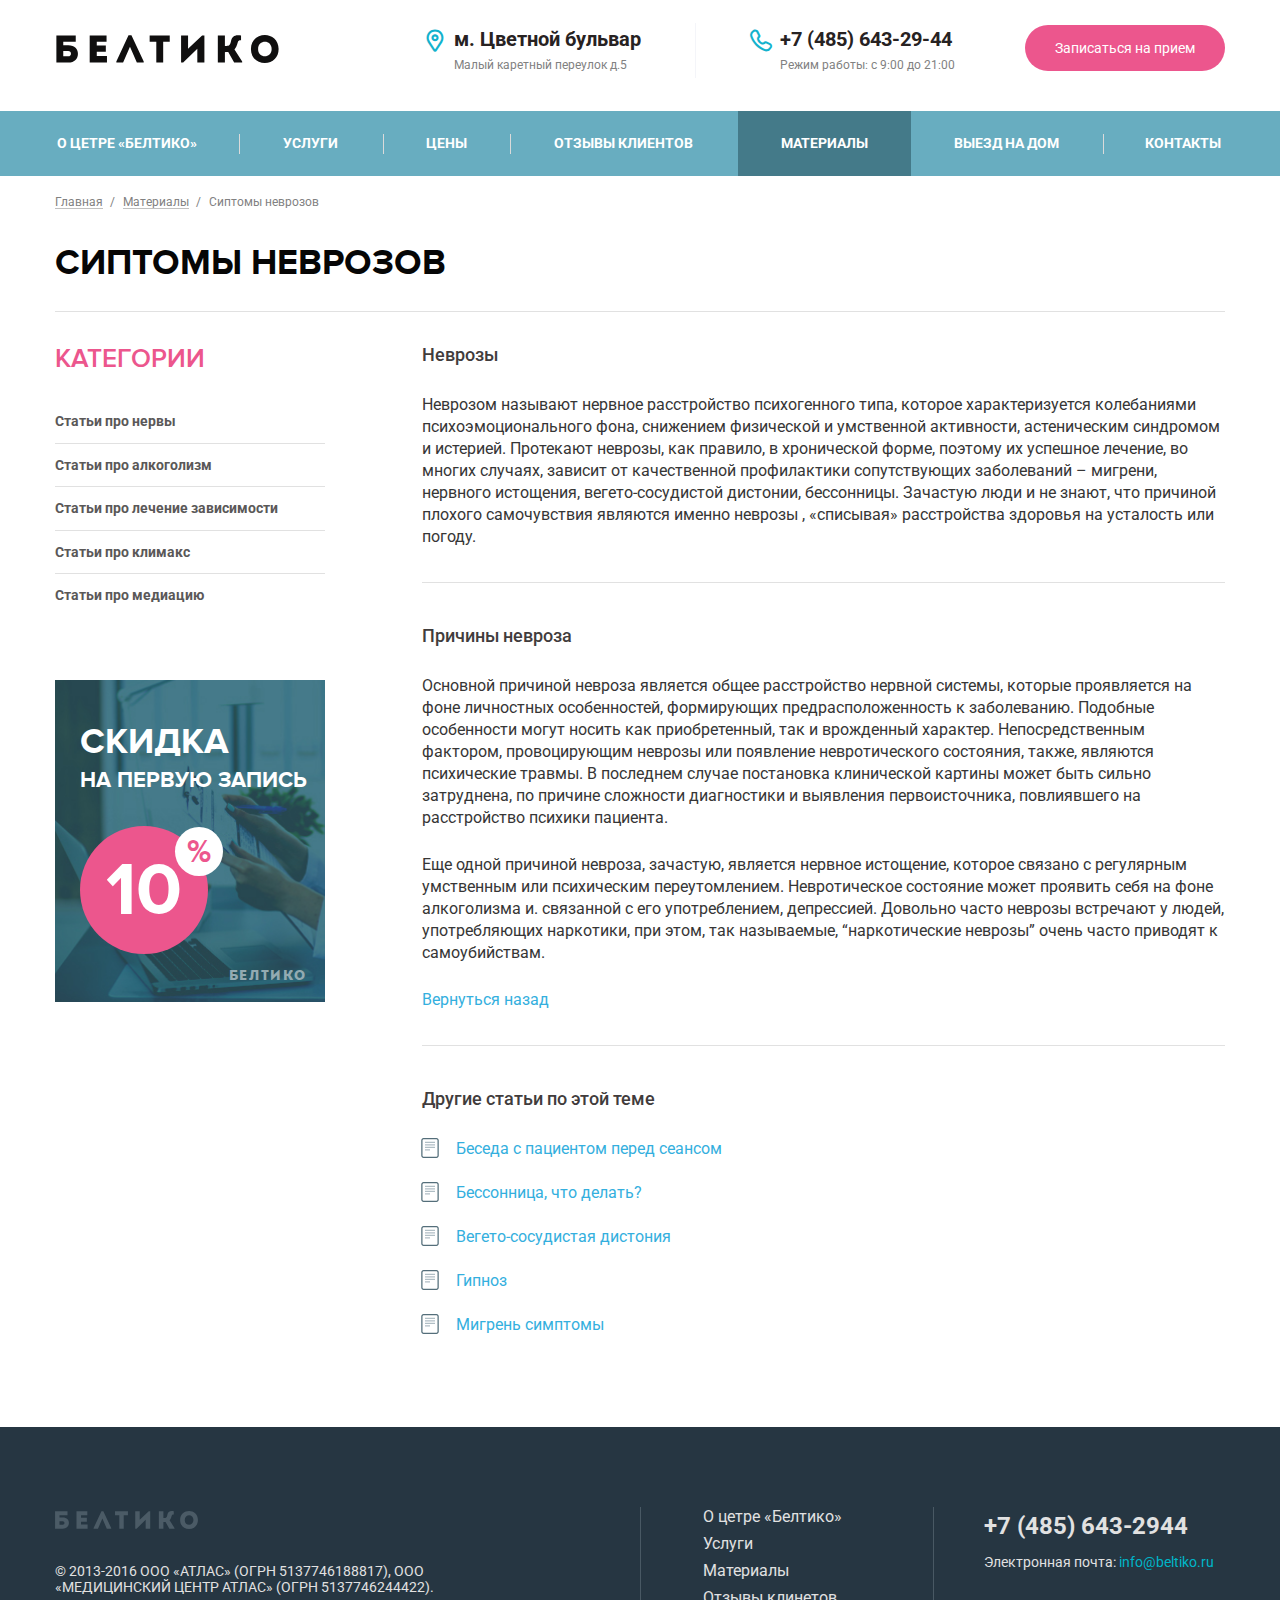
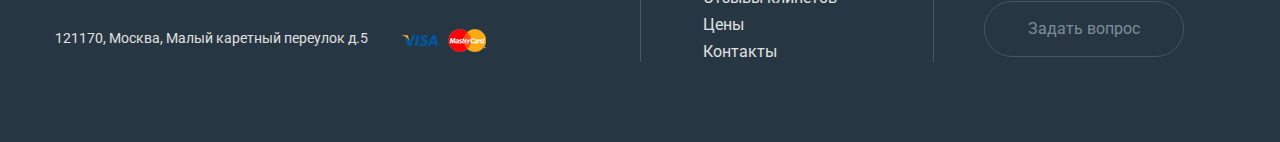
<file: material_in.html>
<!DOCTYPE html>
<html xmlns="http://www.w3.org/1999/xhtml">
<head>
	<link href="https://fonts.googleapis.com/css?family=Roboto:400,500,700" rel="stylesheet">
	<link href="https://fonts.googleapis.com/css?family=Playfair+Display:400i" rel="stylesheet">
	<meta http-equiv="Content-Type" content="text/html; charset=utf-8" />
	<meta name="format-detection" content="telephone=no">
	<meta name="viewport" content="width=device-width, initial-scale=1, user-scalable=no, maximum-scale=1">
    <link rel="shortcut icon" href="img/favicon.ico" />
	<title>Beltiko - Материалы</title>
	<link rel="stylesheet" type="text/css" href="css/style.css"/>
	<!--[if lt IE 9]><script src="js/html5.js"></script><![endif]-->
</head>
<body class="loaded">
	<div class="main-wrapper">
		<header>
			<div class="wrapper">
				<strong class="header-logo"><a href="#">БЕЛТИКО</a></strong>
				<a href="#appointment" class="btn btn-primary js-fancy">Записаться на прием</a>
				<ul class="headar-contact-list">
					<li>
						<a class="ico-01" href="https://www.google.com.ua/maps/place/%D0%9C%D0%B0%D0%BB%D1%8B%D0%B9+%D0%9A%D0%B0%D1%80%D0%B5%D1%82%D0%BD%D1%8B%D0%B9+%D0%BF%D0%B5%D1%80.,+5,+%D0%9C%D0%BE%D1%81%D0%BA%D0%B2%D0%B0,+%D0%A0%D0%BE%D1%81%D1%96%D1%8F,+127051/@55.7713298,37.6110225,17z/data=!3m1!4b1!4m5!3m4!1s0x46b54a6ac74995ff:0xdab9621a89d25860!8m2!3d55.7713268!4d37.6132112" target="_blank" ><strong>м. Цветной бульвар</strong>Малый каретный переулок д.5</a>
					</li>
					<li>
						<a href="tel:+74856432944" class="ico-02"><strong>+7 (485) 643-29-44</strong>Режим работы: с 9:00 до 21:00</a>
					</li>
				</ul>
			</div>
			<div class="header-row">
				<div class="wrapper">
					<ul class="main-nav">
						<li><a href="about.html"><span>О цетре «Белтико»</span></a></li>
						<li><a href="service.html"><span>Услуги</span></a></li>
						<li><a href="cost.html"><span>Цены</span></a></li>
						<li><a href="otziv.html"><span>Отзывы клиентов</span></a></li>
						<li class="active"><a href="material.html"><span>Материалы</span></a></li>
						<li><a href="#"><span>Выезд на дом</span></a></li>
						<li><a href="contacts.html"><span>Контакты</span></a></li>
					</ul>
				</div><!-- wrapper -->
			</div><!-- header-row -->
		</header><!-- HEADER EOF   -->
		<main class="content">
            <div class="box-bread-crumbs">
                <div class="wrapper">
                    <ul class="bread-crambs">
                        <li class="bread-crambs-item">
                            <a href="#">Главная</a>
                        </li>
                        <li class="bread-crambs-item">
                            <a href="#">Материалы</a>
                        </li>
                        <li class="bread-crambs-item">Сиптомы неврозов</li>
                    </ul>
                </div>
            </div>
            <div class="title-box">
                <div class="wrapper">
                    <div class="title-box-wrap">
                        <h1>Сиптомы неврозов</h1>
                    </div>
                </div>
            </div>
            <div class="content-box">
                <div class="wrapper">
                    <div class="category-box js-category-wrap clearfix">
                        <aside class="category-asside">
                            <div class="category-nav js-category-nav">
                                <p class="title">Категории</p>
                                <ul class="category-list">
                                    <li class="category-list-item">
                                        <a href="#" class="category-list-link"><span>Статьи про нервы</span></a>
                                    </li>
                                    <li class="category-list-item">
                                        <a href="#" class="category-list-link"><span>Статьи про алкоголизм</span></a>
                                    </li>
                                    <li class="category-list-item">
                                        <a href="#" class="category-list-link"><span>Статьи про лечение зависимости</span></a>
                                    </li>
                                    <li class="category-list-item">
                                        <a href="#" class="category-list-link"><span>Статьи про климакс</span></a>
                                    </li>
                                    <li class="category-list-item">
                                        <a href="#" class="category-list-link"><span>Статьи про медиацию</span></a>
                                    </li>
                                </ul>
                                <div class="ban-box">
                                    <a href="#" class="ban-link">
                                        <h4>Скидка</h4>
                                        <p>на первую запись</p>
                                        <span class="discount-box">10</span>
                                        <span class="ban-logo">БЕЛТИКО</span>
                                    </a>
                                </div>
                            </div>
                        </aside>
                        <div class="content-asside">
                            <div class="cont-item">
                                <h4>Неврозы</h4>
                                <p>Неврозом называют нервное расстройство психогенного типа, которое характеризуется колебаниями психоэмоционального фона, снижением физической и умственной активности, астеническим синдромом и истерией. Протекают неврозы, как правило, в хронической форме, поэтому их успешное лечение, во многих случаях, зависит от качественной профилактики сопутствующих заболеваний – мигрени, нервного истощения, вегето-сосудистой дистонии, бессонницы. Зачастую люди и не знают, что причиной плохого самочувствия являются именно неврозы , «списывая» расстройства здоровья на усталость или погоду.</p>
                            </div>
                            <div class="cont-item">
                                <h4>Причины невроза</h4>
                                <p>Основной причиной невроза является общее расстройство нервной системы, которые проявляется на фоне личностных особенностей, формирующих предрасположенность к заболеванию. Подобные особенности могут носить как приобретенный, так и врожденный характер. Непосредственным фактором, провоцирующим неврозы или появление невротического состояния, также, являются психические травмы. В последнем случае постановка клинической картины может быть сильно затруднена, по причине сложности диагностики и выявления первоисточника, повлиявшего на расстройство психики пациента.</p>
                                <p>Еще одной причиной невроза, зачастую, является нервное истощение, которое связано с регулярным умственным или психическим переутомлением. Невротическое состояние может проявить себя на фоне алкоголизма и. связанной с его употреблением, депрессией. Довольно часто неврозы встречают у людей, употребляющих наркотики, при этом, так называемые, “наркотические неврозы” очень часто приводят к самоубийствам.</p>
                                <p><a href="#" class="back-link">Вернуться назад</a></p>
                            </div>
                            <div class="cont-item">
                                <h4>Другие статьи по этой теме</h4>
                                <ul class="list-article">
                                    <li class="list-article-item">
                                        <a href="#" class="list-article-link">Беседа с пациентом перед сеансом</a>
                                    </li>
                                    <li class="list-article-item">
                                        <a href="#" class="list-article-link">Бессонница, что делать?</a>
                                    </li>
                                    <li class="list-article-item">
                                        <a href="#" class="list-article-link">Вегето-сосудистая дистония</a>
                                    </li>
                                    <li class="list-article-item">
                                        <a href="#" class="list-article-link">Гипноз</a>
                                    </li>
                                    <li class="list-article-item">
                                        <a href="#" class="list-article-link">Мигрень симптомы</a>
                                    </li>
                                </ul>
                            </div>
                        </div>
                    </div>
                </div>
            </div>
		</main><!-- CONTENT EOF   -->
		<footer>
			<div class="wrapper">
				<div class="footer-table-row">
					<div class="cell">
						<a href="#" class="footer-logo">Beltiko</a>
						<p class="copy">© 2013-2016 ООО «АТЛАС» (ОГРН 5137746188817), ООО «МЕДИЦИНСКИЙ ЦЕНТР АТЛАС» (ОГРН 5137746244422).</p>
						<address>121170, Москва, Малый каретный переулок д.5 <span class="paymant"><img src="img/img_visa_master_card.png" alt="image description"></span></address>
					</div><!-- cell -->
					<div class="cell">
						<ul class="footer-nav">
							<li><a href="#">О цетре «Белтико»</a></li>
							<li><a href="#">Услуги</a></li>
							<li><a href="#">Материалы</a></li>
							<li><a href="#">Отзывы клинетов</a></li>
							<li><a href="#">Цены</a></li>
							<li><a href="#">Контакты</a></li>
						</ul><!-- footer-nav -->
					</div><!-- cell -->
					<div class="cell">
						<div class="contact-block">
							<a class="tel" href="tel:+74856432944">+7 (485) 643-2944</a>
							<span class="email">Электронная почта: <a href="mailto:info@beltiko.ru">info@beltiko.ru</a></span>
							<a href="#question" class="btn btn-info js-fancy">Задать вопрос</a>
						</div>
					</div><!-- cell -->
				</div>
			</div>
		</footer><!-- FOOTER EOF   -->
	</div>
	<div class="icon-load"></div>
    <div id="appointment" class="popup">
        <div class="popup-wrap">
            <h6>Записаться на прием</h6>
            <form action="#" class="popup-form">
                <div class="in-item">
                    <input type="text" class="in-txt" placeholder="Ваше имя"/>
                </div>
                <div class="in-item">
                    <input type="text" class="in-txt error" placeholder="Телефон"/>
                </div>
                <div class="submit-item">
                    <button type="submit" class="btn btn-primary">Записаться на прием</button>
                </div>
            </form>
            <p class="popup-logo">БЕЛТИКО</p>
        </div>
    </div>
    <div id="question" class="popup">
        <div class="popup-wrap">
            <h6>Задать вопрос</h6>
            <form action="#" class="popup-form">
                <div class="in-item">
                    <input type="text" class="in-txt" placeholder="Ваше имя"/>
                </div>
                <div class="in-item">
                    <input type="text" class="in-txt" placeholder="Телефон или e-mail"/>
                </div>
                <div class="in-item">
                    <textarea class="in-txt txtarea" placeholder="Ваш вопрос"></textarea>
                </div>
                <div class="submit-item">
                    <button type="submit" class="btn btn-primary">Задать вопрос</button>
                </div>
            </form>
            <p class="popup-logo">БЕЛТИКО</p>
        </div>
    </div>
	<script type="text/javascript" src="js/jquery-1.11.0.min.js"></script>
	<script type="text/javascript" src="js/jquery-migrate.min.js"></script>
	<script type="text/javascript" src="js/jquery.fancybox.pack.js"></script>
	<script type="text/javascript" src="js/custom.js"></script>
</body>
</html>
</file>
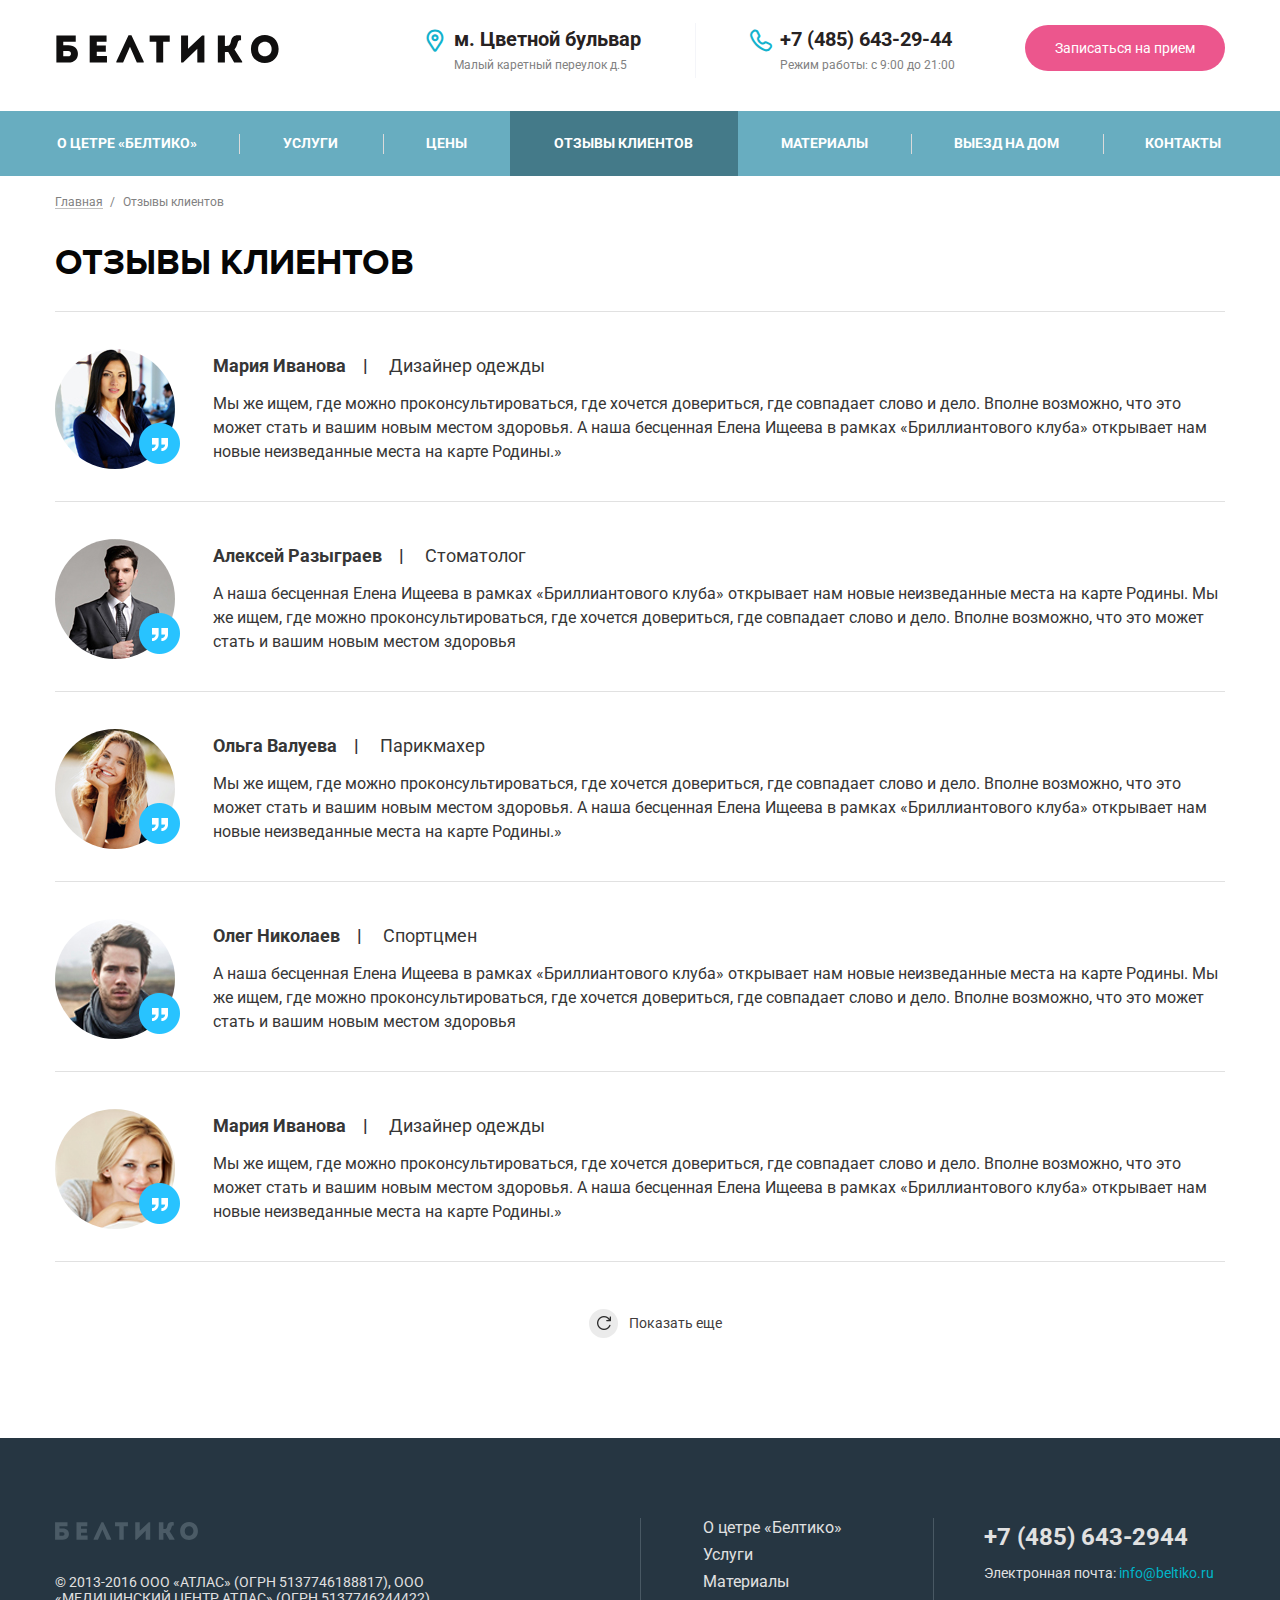
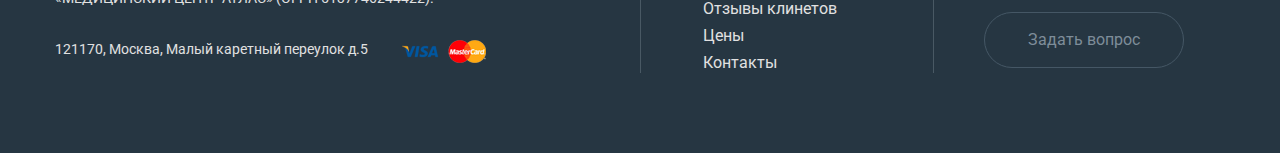
<file: otziv.html>
<!DOCTYPE html>
<html xmlns="http://www.w3.org/1999/xhtml">
<head>
	<link href="https://fonts.googleapis.com/css?family=Roboto:400,500,700" rel="stylesheet">
	<link href="https://fonts.googleapis.com/css?family=Playfair+Display:400i" rel="stylesheet">
	<meta http-equiv="Content-Type" content="text/html; charset=utf-8" />
	<meta name="format-detection" content="telephone=no">
	<meta name="viewport" content="width=device-width, initial-scale=1, user-scalable=no, maximum-scale=1">
    <link rel="shortcut icon" href="img/favicon.ico" />
	<title>Beltiko - О центре «Белтико»</title>
	<link rel="stylesheet" type="text/css" href="css/style.css"/>
	<!--[if lt IE 9]><script src="js/html5.js"></script><![endif]-->
</head>
<body class="loaded">
	<div class="main-wrapper">
		<header>
			<div class="wrapper">
				<strong class="header-logo"><a href="#">БЕЛТИКО</a></strong>
				<a href="#appointment" class="btn btn-primary js-fancy">Записаться на прием</a>
				<ul class="headar-contact-list">
					<li>
						<a class="ico-01" href="https://www.google.com.ua/maps/place/%D0%9C%D0%B0%D0%BB%D1%8B%D0%B9+%D0%9A%D0%B0%D1%80%D0%B5%D1%82%D0%BD%D1%8B%D0%B9+%D0%BF%D0%B5%D1%80.,+5,+%D0%9C%D0%BE%D1%81%D0%BA%D0%B2%D0%B0,+%D0%A0%D0%BE%D1%81%D1%96%D1%8F,+127051/@55.7713298,37.6110225,17z/data=!3m1!4b1!4m5!3m4!1s0x46b54a6ac74995ff:0xdab9621a89d25860!8m2!3d55.7713268!4d37.6132112" target="_blank" ><strong>м. Цветной бульвар</strong>Малый каретный переулок д.5</a>
					</li>
					<li>
						<a href="tel:+74856432944" class="ico-02"><strong>+7 (485) 643-29-44</strong>Режим работы: с 9:00 до 21:00</a>
					</li>
				</ul>
			</div>
			<div class="header-row">
				<div class="wrapper">
					<ul class="main-nav">
						<li><a href="about.html"><span>О цетре «Белтико»</span></a></li>
						<li><a href="service.html"><span>Услуги</span></a></li>
						<li><a href="cost.html"><span>Цены</span></a></li>
						<li class="active"><a href="otziv.html"><span>Отзывы клиентов</span></a></li>
						<li><a href="material.html"><span>Материалы</span></a></li>
						<li><a href="#"><span>Выезд на дом</span></a></li>
						<li><a href="contacts.html"><span>Контакты</span></a></li>
					</ul>
				</div><!-- wrapper -->
			</div><!-- header-row -->
		</header><!-- HEADER EOF   -->
		<main class="content">
            <div class="box-bread-crumbs">
                <div class="wrapper">
                    <ul class="bread-crambs">
                        <li class="bread-crambs-item">
                            <a href="#">Главная</a>
                        </li>
                        <li class="bread-crambs-item">Отзывы клиентов</li>
                    </ul>
                </div>
            </div>
            <div class="title-box">
                <div class="wrapper">
                    <div class="title-box-wrap">
                        <h1>Отзывы клиентов</h1>
                    </div>
                </div>
            </div>
            <div class="content-box">
                <div class="wrapper">
                    <div class="review-list">
                        <div class="review-list-item">
                            <div class="review-ava">
                                <div class="img-box">
                                    <img src="img/review-1.jpg" alt=""/>
                                </div>
                            </div>
                            <div class="review-desc">
                                <p class="review-title">
                                    <span class="review-name">Мария Иванова</span>
                                    <span class="review-position">Дизайнер одежды</span>
                                </p>
                                <p class="review-txt">Мы же ищем, где можно проконсультироваться, где хочется довериться, где совпадает слово и дело. Вполне возможно, что это может стать и вашим новым местом здоровья. А наша бесценная Елена Ищеева в рамках «Бриллиантового клуба» открывает нам новые неизведанные места на карте Родины.»</p>
                            </div>
                        </div>
                        <div class="review-list-item">
                            <div class="review-ava">
                                <div class="img-box">
                                    <img src="img/review-2.jpg" alt=""/>
                                </div>
                            </div>
                            <div class="review-desc">
                                <p class="review-title">
                                    <span class="review-name">Алексей Разыграев</span>
                                    <span class="review-position">Стоматолог</span>
                                </p>
                                <p class="review-txt">А наша бесценная Елена Ищеева в рамках «Бриллиантового клуба» открывает нам новые неизведанные места на карте Родины. Мы же ищем, где можно проконсультироваться, где хочется довериться, где совпадает слово и дело. Вполне возможно, что это может стать и вашим новым местом здоровья</p>
                            </div>
                        </div>
                        <div class="review-list-item">
                            <div class="review-ava">
                                <div class="img-box">
                                    <img src="img/review-3.jpg" alt=""/>
                                </div>
                            </div>
                            <div class="review-desc">
                                <p class="review-title">
                                    <span class="review-name">Ольга Валуева</span>
                                    <span class="review-position">Парикмахер</span>
                                </p>
                                <p class="review-txt">Мы же ищем, где можно проконсультироваться, где хочется довериться, где совпадает слово и дело. Вполне возможно, что это может стать и вашим новым местом здоровья. А наша бесценная Елена Ищеева в рамках «Бриллиантового клуба» открывает нам новые неизведанные места на карте Родины.»</p>
                            </div>
                        </div>
                        <div class="review-list-item">
                            <div class="review-ava">
                                <div class="img-box">
                                    <img src="img/review-4.jpg" alt=""/>
                                </div>
                            </div>
                            <div class="review-desc">
                                <p class="review-title">
                                    <span class="review-name">Олег Николаев</span>
                                    <span class="review-position">Спортцмен</span>
                                </p>
                                <p class="review-txt">А наша бесценная Елена Ищеева в рамках «Бриллиантового клуба» открывает нам новые неизведанные места на карте Родины. Мы же ищем, где можно проконсультироваться, где хочется довериться, где совпадает слово и дело. Вполне возможно, что это может стать и вашим новым местом здоровья</p>
                            </div>
                        </div>
                        <div class="review-list-item">
                            <div class="review-ava">
                                <div class="img-box">
                                    <img src="img/review-5.jpg" alt=""/>
                                </div>
                            </div>
                            <div class="review-desc">
                                <p class="review-title">
                                    <span class="review-name">Мария Иванова</span>
                                    <span class="review-position">Дизайнер одежды</span>
                                </p>
                                <p class="review-txt">Мы же ищем, где можно проконсультироваться, где хочется довериться, где совпадает слово и дело. Вполне возможно, что это может стать и вашим новым местом здоровья. А наша бесценная Елена Ищеева в рамках «Бриллиантового клуба» открывает нам новые неизведанные места на карте Родины.»</p>
                            </div>
                        </div>
                    </div>
                    <div class="more-review">
                        <a href="#" class="more-review-link">Показать еще</a>
                    </div>
                </div>
            </div>
		</main><!-- CONTENT EOF   -->
		<footer>
			<div class="wrapper">
				<div class="footer-table-row">
					<div class="cell">
						<a href="#" class="footer-logo">Beltiko</a>
						<p class="copy">© 2013-2016 ООО «АТЛАС» (ОГРН 5137746188817), ООО «МЕДИЦИНСКИЙ ЦЕНТР АТЛАС» (ОГРН 5137746244422).</p>
						<address>121170, Москва, Малый каретный переулок д.5 <span class="paymant"><img src="img/img_visa_master_card.png" alt="image description"></span></address>
					</div><!-- cell -->
					<div class="cell">
						<ul class="footer-nav">
							<li><a href="#">О цетре «Белтико»</a></li>
							<li><a href="#">Услуги</a></li>
							<li><a href="#">Материалы</a></li>
							<li><a href="#">Отзывы клинетов</a></li>
							<li><a href="#">Цены</a></li>
							<li><a href="#">Контакты</a></li>
						</ul><!-- footer-nav -->
					</div><!-- cell -->
					<div class="cell">
						<div class="contact-block">
							<a class="tel" href="tel:+74856432944">+7 (485) 643-2944</a>
							<span class="email">Электронная почта: <a href="mailto:info@beltiko.ru">info@beltiko.ru</a></span>
							<a href="#question" class="btn btn-info js-fancy">Задать вопрос</a>
						</div>
					</div><!-- cell -->
				</div>
			</div>
		</footer><!-- FOOTER EOF   -->
	</div>
	<div class="icon-load"></div>
    <div id="appointment" class="popup">
        <div class="popup-wrap">
            <h6>Записаться на прием</h6>
            <form action="#" class="popup-form">
                <div class="in-item">
                    <input type="text" class="in-txt" placeholder="Ваше имя"/>
                </div>
                <div class="in-item">
                    <input type="text" class="in-txt error" placeholder="Телефон"/>
                </div>
                <div class="submit-item">
                    <button type="submit" class="btn btn-primary">Записаться на прием</button>
                </div>
            </form>
            <p class="popup-logo">БЕЛТИКО</p>
        </div>
    </div>
    <div id="question" class="popup">
        <div class="popup-wrap">
            <h6>Задать вопрос</h6>
            <form action="#" class="popup-form">
                <div class="in-item">
                    <input type="text" class="in-txt" placeholder="Ваше имя"/>
                </div>
                <div class="in-item">
                    <input type="text" class="in-txt" placeholder="Телефон или e-mail"/>
                </div>
                <div class="in-item">
                    <textarea class="in-txt txtarea" placeholder="Ваш вопрос"></textarea>
                </div>
                <div class="submit-item">
                    <button type="submit" class="btn btn-primary">Задать вопрос</button>
                </div>
            </form>
            <p class="popup-logo">БЕЛТИКО</p>
        </div>
    </div>
	<script type="text/javascript" src="js/jquery-1.11.0.min.js"></script>
	<script type="text/javascript" src="js/jquery-migrate.min.js"></script>
    <script type="text/javascript" src="js/jquery.fancybox.pack.js"></script>
	<script type="text/javascript" src="js/custom.js" ></script>
</body>
</html>
</file>
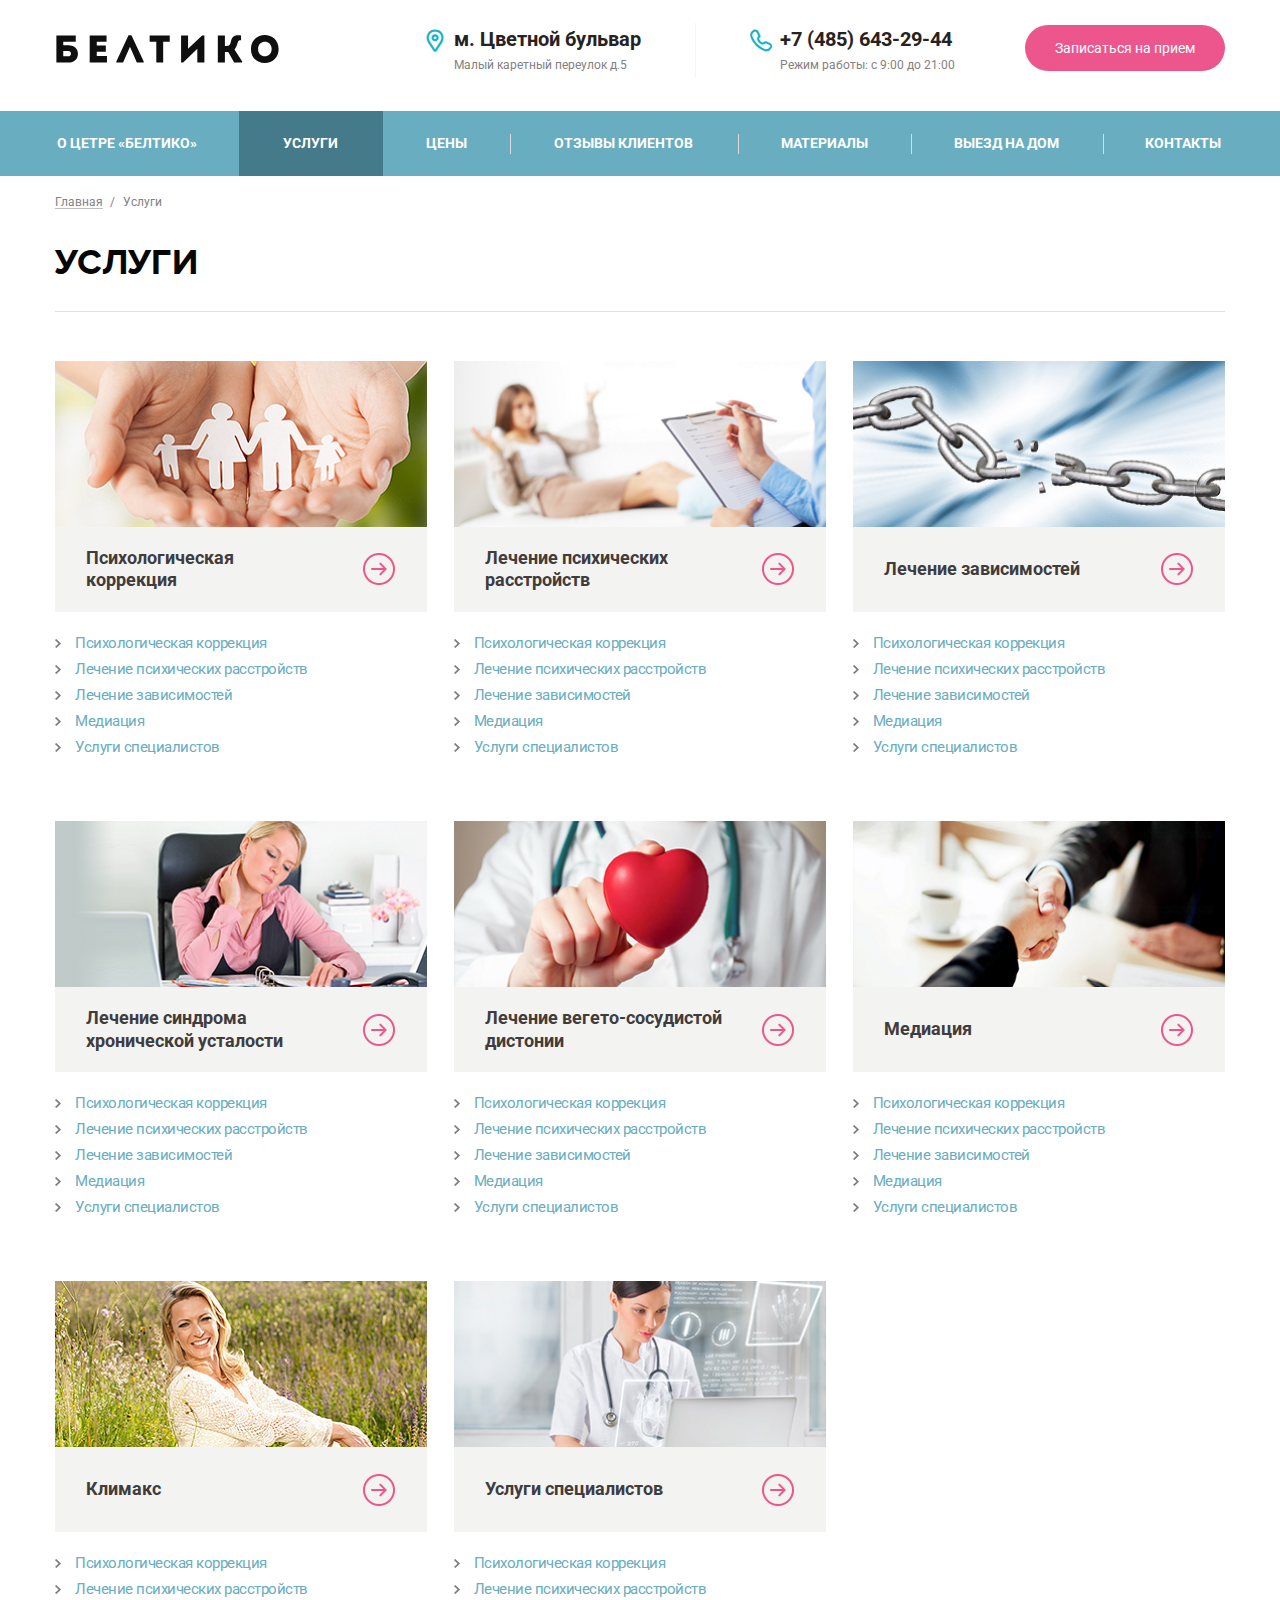
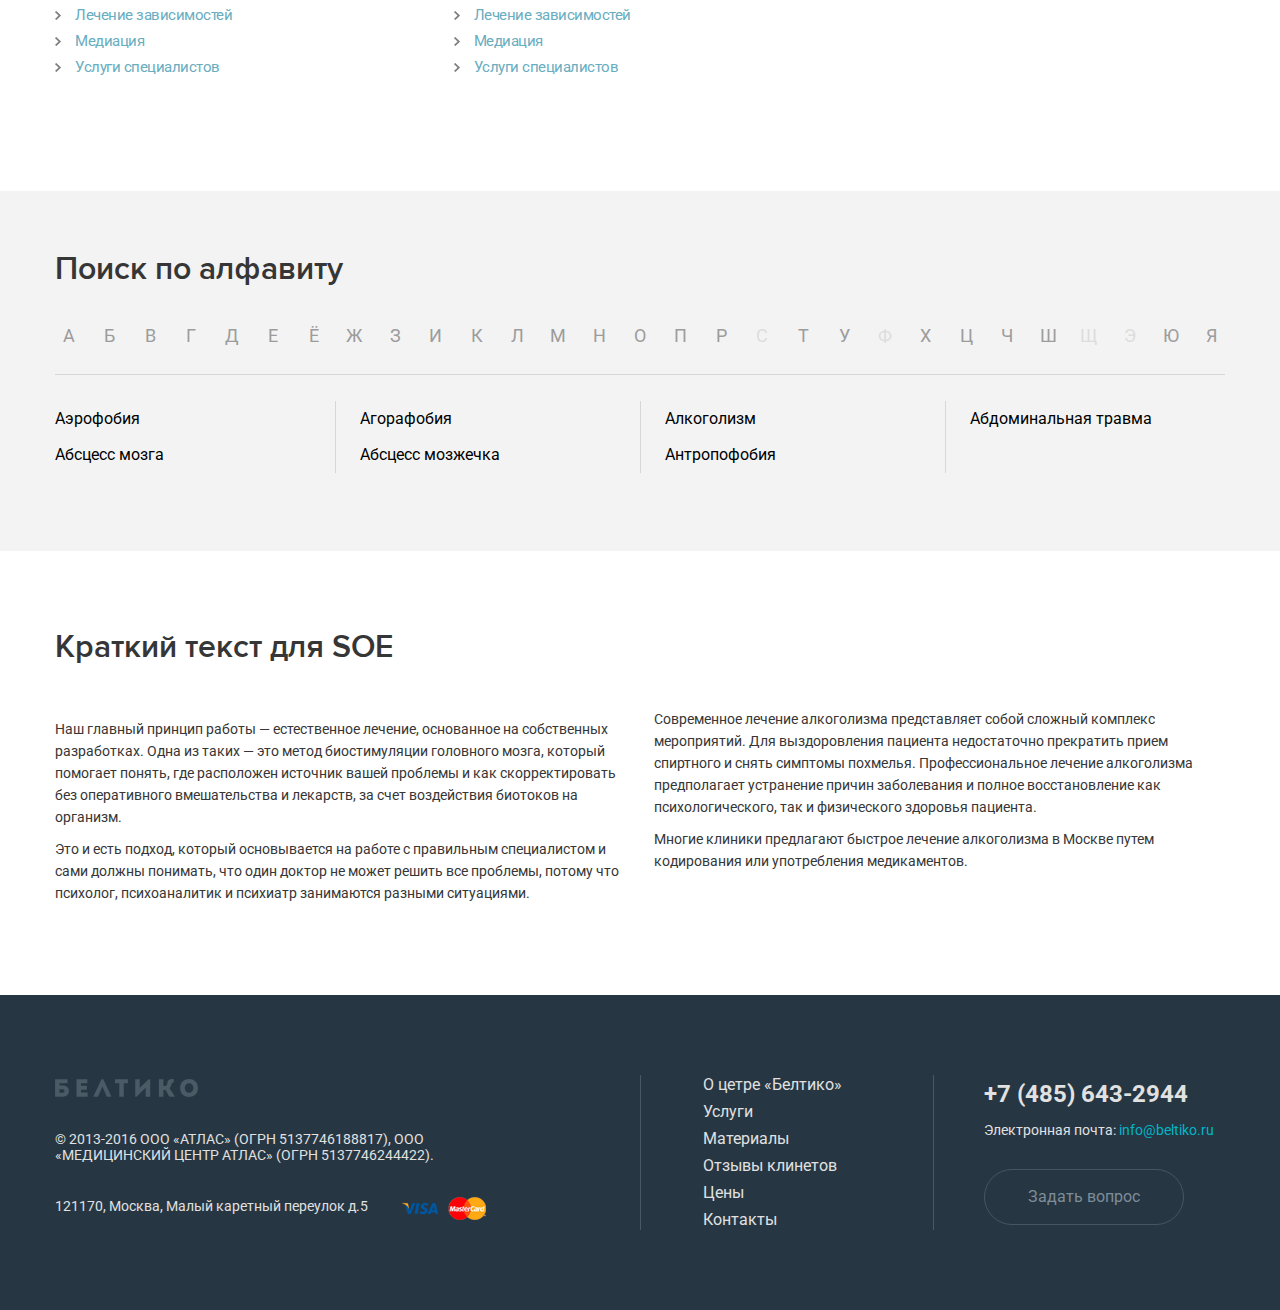
<file: service.html>
<!DOCTYPE html>
<html xmlns="http://www.w3.org/1999/xhtml">
<head>
	<link href="https://fonts.googleapis.com/css?family=Roboto:400,500,700" rel="stylesheet">
	<link href="https://fonts.googleapis.com/css?family=Playfair+Display:400i" rel="stylesheet">
	<meta http-equiv="Content-Type" content="text/html; charset=utf-8" />
	<meta name="format-detection" content="telephone=no">
	<meta name="viewport" content="width=device-width, initial-scale=1, user-scalable=no, maximum-scale=1">
    <link rel="shortcut icon" href="img/favicon.ico" />
	<title>Beltiko - Услуги</title>
	<link rel="stylesheet" type="text/css" href="css/style.css"/>
	<!--[if lt IE 9]><script src="js/html5.js"></script><![endif]-->
</head>
<body class="loaded">
	<div class="main-wrapper">
		<header>
			<div class="wrapper">
				<strong class="header-logo"><a href="#">БЕЛТИКО</a></strong>
				<a href="#appointment" class="btn btn-primary js-fancy">Записаться на прием</a>
				<ul class="headar-contact-list">
					<li>
						<a class="ico-01" href="https://www.google.com.ua/maps/place/%D0%9C%D0%B0%D0%BB%D1%8B%D0%B9+%D0%9A%D0%B0%D1%80%D0%B5%D1%82%D0%BD%D1%8B%D0%B9+%D0%BF%D0%B5%D1%80.,+5,+%D0%9C%D0%BE%D1%81%D0%BA%D0%B2%D0%B0,+%D0%A0%D0%BE%D1%81%D1%96%D1%8F,+127051/@55.7713298,37.6110225,17z/data=!3m1!4b1!4m5!3m4!1s0x46b54a6ac74995ff:0xdab9621a89d25860!8m2!3d55.7713268!4d37.6132112" target="_blank" ><strong>м. Цветной бульвар</strong>Малый каретный переулок д.5</a>
					</li>
					<li>
						<a href="tel:+74856432944" class="ico-02"><strong>+7 (485) 643-29-44</strong>Режим работы: с 9:00 до 21:00</a>
					</li>
				</ul>
			</div>
			<div class="header-row">
				<div class="wrapper">
					<ul class="main-nav">
						<li><a href="about.html"><span>О цетре «Белтико»</span></a></li>
						<li class="active"><a href="service.html"><span>Услуги</span></a></li>
						<li><a href="cost.html"><span>Цены</span></a></li>
						<li><a href="otziv.html"><span>Отзывы клиентов</span></a></li>
						<li><a href="material.html"><span>Материалы</span></a></li>
						<li><a href="#"><span>Выезд на дом</span></a></li>
						<li><a href="contacts.html"><span>Контакты</span></a></li>
					</ul>
				</div><!-- wrapper -->
			</div><!-- header-row -->
		</header><!-- HEADER EOF   -->
		<main class="content">
            <div class="box-bread-crumbs">
                <div class="wrapper">
                    <ul class="bread-crambs">
                        <li class="bread-crambs-item">
                            <a href="#">Главная</a>
                        </li>
                        <li class="bread-crambs-item">Услуги</li>
                    </ul>
                </div>
            </div>
            <div class="title-box">
                <div class="wrapper">
                    <div class="title-box-wrap">
                        <h1>Услуги</h1>
                    </div>
                </div>
            </div>
            <div class="content-box">
                <div class="wrapper">
                    <div class="services-list">
                        <div class="services-list-item">
                            <a href="#" class="service-link">
                                <img class="service-img" src="img/service-1.jpg" alt="" />
                                <div class="service-title">
                                    <h4>Психологическая коррекция</h4>
                                </div>
                            </a>
														<ul class="services-more-list">
															<li class="services-more-list__item">
																<a href="#" class="services-more-list__link">Психологическая коррекция</a>
															</li>
															<li class="services-more-list__item">
																<a href="#" class="services-more-list__link">Лечение психических расстройств</a>
															</li>
															<li class="services-more-list__item">
																<a href="#" class="services-more-list__link">Лечение зависимостей</a>
															</li>
															<li class="services-more-list__item">
																<a href="#" class="services-more-list__link">Медиация</a>
															</li>
															<li class="services-more-list__item">
																<a href="#" class="services-more-list__link">Услуги специалистов</a>
															</li>
														</ul>
                        </div>
                        <div class="services-list-item">
                            <a href="#" class="service-link">
                                <img class="service-img" src="img/service-2.jpg" alt="" />
                                <div class="service-title">
                                    <h4>Лечение психических расстройств</h4>
                                </div>
                            </a>
														<ul class="services-more-list">
															<li class="services-more-list__item">
																<a href="#" class="services-more-list__link">Психологическая коррекция</a>
															</li>
															<li class="services-more-list__item">
																<a href="#" class="services-more-list__link">Лечение психических расстройств</a>
															</li>
															<li class="services-more-list__item">
																<a href="#" class="services-more-list__link">Лечение зависимостей</a>
															</li>
															<li class="services-more-list__item">
																<a href="#" class="services-more-list__link">Медиация</a>
															</li>
															<li class="services-more-list__item">
																<a href="#" class="services-more-list__link">Услуги специалистов</a>
															</li>
														</ul>
                        </div>
                        <div class="services-list-item">
                            <a href="#" class="service-link">
                                <img class="service-img" src="img/service-3.jpg" alt="" />
                                <div class="service-title">
                                    <h4>Лечение зависимостей</h4>
                                </div>
                            </a>
														<ul class="services-more-list">
															<li class="services-more-list__item">
																<a href="#" class="services-more-list__link">Психологическая коррекция</a>
															</li>
															<li class="services-more-list__item">
																<a href="#" class="services-more-list__link">Лечение психических расстройств</a>
															</li>
															<li class="services-more-list__item">
																<a href="#" class="services-more-list__link">Лечение зависимостей</a>
															</li>
															<li class="services-more-list__item">
																<a href="#" class="services-more-list__link">Медиация</a>
															</li>
															<li class="services-more-list__item">
																<a href="#" class="services-more-list__link">Услуги специалистов</a>
															</li>
														</ul>
                        </div>
                        <div class="services-list-item">
                            <a href="#" class="service-link">
                                <img class="service-img" src="img/service-4.jpg" alt="" />
                                <div class="service-title">
                                    <h4>Лечение синдрома хронической усталости</h4>
                                </div>
                            </a>
														<ul class="services-more-list">
															<li class="services-more-list__item">
																<a href="#" class="services-more-list__link">Психологическая коррекция</a>
															</li>
															<li class="services-more-list__item">
																<a href="#" class="services-more-list__link">Лечение психических расстройств</a>
															</li>
															<li class="services-more-list__item">
																<a href="#" class="services-more-list__link">Лечение зависимостей</a>
															</li>
															<li class="services-more-list__item">
																<a href="#" class="services-more-list__link">Медиация</a>
															</li>
															<li class="services-more-list__item">
																<a href="#" class="services-more-list__link">Услуги специалистов</a>
															</li>
														</ul>
                        </div>
                        <div class="services-list-item">
                            <a href="#" class="service-link">
                                <img class="service-img" src="img/service-5.jpg" alt="" />
                                <div class="service-title">
                                    <h4>Лечение вегето-сосудистой дистонии</h4>
                                </div>
                            </a>
														<ul class="services-more-list">
															<li class="services-more-list__item">
																<a href="#" class="services-more-list__link">Психологическая коррекция</a>
															</li>
															<li class="services-more-list__item">
																<a href="#" class="services-more-list__link">Лечение психических расстройств</a>
															</li>
															<li class="services-more-list__item">
																<a href="#" class="services-more-list__link">Лечение зависимостей</a>
															</li>
															<li class="services-more-list__item">
																<a href="#" class="services-more-list__link">Медиация</a>
															</li>
															<li class="services-more-list__item">
																<a href="#" class="services-more-list__link">Услуги специалистов</a>
															</li>
														</ul>
                        </div>
                        <div class="services-list-item">
                            <a href="#" class="service-link">
                                <img class="service-img" src="img/service-6.jpg" alt="" />
                                <div class="service-title">
                                    <h4>Медиация</h4>
                                </div>
                            </a>
														<ul class="services-more-list">
															<li class="services-more-list__item">
																<a href="#" class="services-more-list__link">Психологическая коррекция</a>
															</li>
															<li class="services-more-list__item">
																<a href="#" class="services-more-list__link">Лечение психических расстройств</a>
															</li>
															<li class="services-more-list__item">
																<a href="#" class="services-more-list__link">Лечение зависимостей</a>
															</li>
															<li class="services-more-list__item">
																<a href="#" class="services-more-list__link">Медиация</a>
															</li>
															<li class="services-more-list__item">
																<a href="#" class="services-more-list__link">Услуги специалистов</a>
															</li>
														</ul>
                        </div>
                        <div class="services-list-item">
                            <a href="#" class="service-link">
                                <img class="service-img" src="img/service-7.jpg" alt="" />
                                <div class="service-title">
                                    <h4>Климакс</h4>
                                </div>
                            </a>
														<ul class="services-more-list">
															<li class="services-more-list__item">
																<a href="#" class="services-more-list__link">Психологическая коррекция</a>
															</li>
															<li class="services-more-list__item">
																<a href="#" class="services-more-list__link">Лечение психических расстройств</a>
															</li>
															<li class="services-more-list__item">
																<a href="#" class="services-more-list__link">Лечение зависимостей</a>
															</li>
															<li class="services-more-list__item">
																<a href="#" class="services-more-list__link">Медиация</a>
															</li>
															<li class="services-more-list__item">
																<a href="#" class="services-more-list__link">Услуги специалистов</a>
															</li>
														</ul>
                        </div>
                        <div class="services-list-item">
                            <a href="#" class="service-link">
                                <img class="service-img" src="img/service-8.jpg" alt="" />
                                <div class="service-title">
                                    <h4>Услуги специалистов</h4>
                                </div>
                            </a>
														<ul class="services-more-list">
															<li class="services-more-list__item">
																<a href="#" class="services-more-list__link">Психологическая коррекция</a>
															</li>
															<li class="services-more-list__item">
																<a href="#" class="services-more-list__link">Лечение психических расстройств</a>
															</li>
															<li class="services-more-list__item">
																<a href="#" class="services-more-list__link">Лечение зависимостей</a>
															</li>
															<li class="services-more-list__item">
																<a href="#" class="services-more-list__link">Медиация</a>
															</li>
															<li class="services-more-list__item">
																<a href="#" class="services-more-list__link">Услуги специалистов</a>
															</li>
														</ul>
                        </div>
                    </div>
                </div>
            </div>
            <div class="search-box">
                <div class="wrapper">
                    <h3>Поиск по алфавиту</h3>
                    <ul class="search-list">
                        <li class="search-list-item">
                            <a href="#" class="search-list-link">а</a>
                        </li>
                        <li class="search-list-item">
                            <a href="#" class="search-list-link">б</a>
                        </li>
                        <li class="search-list-item">
                            <a href="#" class="search-list-link">в</a>
                        </li>
                        <li class="search-list-item">
                            <a href="#" class="search-list-link">г</a>
                        </li>
                        <li class="search-list-item">
                            <a href="#" class="search-list-link">д</a>
                        </li>
                        <li class="search-list-item">
                            <a href="#" class="search-list-link">е</a>
                        </li>
                        <li class="search-list-item">
                            <a href="#" class="search-list-link">ё</a>
                        </li>
                        <li class="search-list-item">
                            <a href="#" class="search-list-link">ж</a>
                        </li>
                        <li class="search-list-item">
                            <a href="#" class="search-list-link">з</a>
                        </li>
                        <li class="search-list-item">
                            <a href="#" class="search-list-link">и</a>
                        </li>
                        <li class="search-list-item">
                            <a href="#" class="search-list-link">к</a>
                        </li>
                        <li class="search-list-item">
                            <a href="#" class="search-list-link">л</a>
                        </li>
                        <li class="search-list-item">
                            <a href="#" class="search-list-link">м</a>
                        </li>
                        <li class="search-list-item">
                            <a href="#" class="search-list-link">н</a>
                        </li>
                        <li class="search-list-item">
                            <a href="#" class="search-list-link">о</a>
                        </li>
                        <li class="search-list-item">
                            <a href="#" class="search-list-link">п</a>
                        </li>
                        <li class="search-list-item">
                            <a href="#" class="search-list-link">р</a>
                        </li>
                        <li class="search-list-item disable">
                            <a href="#" class="search-list-link">с</a>
                        </li>
                        <li class="search-list-item">
                            <a href="#" class="search-list-link">т</a>
                        </li>
                        <li class="search-list-item">
                            <a href="#" class="search-list-link">у</a>
                        </li>
                        <li class="search-list-item disable">
                            <a href="#" class="search-list-link">ф</a>
                        </li>
                        <li class="search-list-item">
                            <a href="#" class="search-list-link">х</a>
                        </li>
                        <li class="search-list-item">
                            <a href="#" class="search-list-link">ц</a>
                        </li>
                        <li class="search-list-item">
                            <a href="#" class="search-list-link">ч</a>
                        </li>
                        <li class="search-list-item">
                            <a href="#" class="search-list-link">ш</a>
                        </li>
                        <li class="search-list-item disable">
                            <a href="#" class="search-list-link">щ</a>
                        </li>
                        <li class="search-list-item disable">
                            <a href="#" class="search-list-link">э</a>
                        </li>
                        <li class="search-list-item">
                            <a href="#" class="search-list-link">ю</a>
                        </li>
                        <li class="search-list-item">
                            <a href="#" class="search-list-link">я</a>
                        </li>
                    </ul>
                    <div class="resault-box">
                        <p><a href="#">Аэрофобия</a></p>
                        <p><a href="#">Абсцесс мозга</a></p>
                        <p><a href="#">Агорафобия</a></p>
                        <p><a href="#">Абсцесс мозжечка</a></p>
                        <p><a href="#">Алкоголизм</a></p>
                        <p><a href="#">Антропофобия</a></p>
                        <p><a href="#">Абдоминальная травма</a></p>
                    </div>
                </div>
            </div>
						<div class="brief-box">
                <div class="wrapper">
                    <h3>Краткий текст для SOE</h3>
                    <div class="txt-cln">
                        <p>Наш главный принцип работы — естественное лечение, основанное на собственных разработках. Одна из таких — это метод биостимуляции головного мозга, который помогает понять, где расположен источник вашей проблемы и как скорректировать без оперативного вмешательства и лекарств, за счет воздействия биотоков на организм.</p>
                        <p>Это и есть подход, который основывается на работе с правильным cпециалистом и сами должны понимать, что один доктор не может решить все проблемы, потому что психолог, психоаналитик и психиатр занимаются разными ситуациями.</p>
                        <p>Современное лечение алкоголизма представляет собой сложный комплекс мероприятий. Для выздоровления пациента недостаточно прекратить прием спиртного и снять симптомы похмелья. Профессиональное лечение алкоголизма предполагает устранение причин заболевания и полное восстановление как психологического, так и физического здоровья пациента.</p>
                        <p>Многие клиники предлагают быстрое лечение алкоголизма в Москве путем кодирования или употребления медикаментов.</p>
                    </div>
                </div>
            </div>
		</main><!-- CONTENT EOF   -->
		<footer>
			<div class="wrapper">
				<div class="footer-table-row">
					<div class="cell">
						<a href="#" class="footer-logo">Beltiko</a>
						<p class="copy">© 2013-2016 ООО «АТЛАС» (ОГРН 5137746188817), ООО «МЕДИЦИНСКИЙ ЦЕНТР АТЛАС» (ОГРН 5137746244422).</p>
						<address>121170, Москва, Малый каретный переулок д.5 <span class="paymant"><img src="img/img_visa_master_card.png" alt="image description"></span></address>
					</div><!-- cell -->
					<div class="cell">
						<ul class="footer-nav">
							<li><a href="#">О цетре «Белтико»</a></li>
							<li><a href="#">Услуги</a></li>
							<li><a href="#">Материалы</a></li>
							<li><a href="#">Отзывы клинетов</a></li>
							<li><a href="#">Цены</a></li>
							<li><a href="#">Контакты</a></li>
						</ul><!-- footer-nav -->
					</div><!-- cell -->
					<div class="cell">
						<div class="contact-block">
							<a class="tel" href="tel:+74856432944">+7 (485) 643-2944</a>
							<span class="email">Электронная почта: <a href="mailto:info@beltiko.ru">info@beltiko.ru</a></span>
							<a href="#question" class="btn btn-info js-fancy">Задать вопрос</a>
						</div>
					</div><!-- cell -->
				</div>
			</div>
		</footer><!-- FOOTER EOF   -->
	</div>
	<div class="icon-load"></div>
    <div id="appointment" class="popup">
        <div class="popup-wrap">
            <h6>Записаться на прием</h6>
            <form action="#" class="popup-form">
                <div class="in-item">
                    <input type="text" class="in-txt" placeholder="Ваше имя"/>
                </div>
                <div class="in-item">
                    <input type="text" class="in-txt error" placeholder="Телефон"/>
                </div>
                <div class="submit-item">
                    <button type="submit" class="btn btn-primary">Записаться на прием</button>
                </div>
            </form>
            <p class="popup-logo">БЕЛТИКО</p>
        </div>
    </div>
    <div id="question" class="popup">
        <div class="popup-wrap">
            <h6>Задать вопрос</h6>
            <form action="#" class="popup-form">
                <div class="in-item">
                    <input type="text" class="in-txt" placeholder="Ваше имя"/>
                </div>
                <div class="in-item">
                    <input type="text" class="in-txt" placeholder="Телефон или e-mail"/>
                </div>
                <div class="in-item">
                    <textarea class="in-txt txtarea" placeholder="Ваш вопрос"></textarea>
                </div>
                <div class="submit-item">
                    <button type="submit" class="btn btn-primary">Задать вопрос</button>
                </div>
            </form>
            <p class="popup-logo">БЕЛТИКО</p>
        </div>
    </div>
	<script type="text/javascript" src="js/jquery-1.11.0.min.js"></script>
	<script type="text/javascript" src="js/jquery-migrate.min.js"></script>
    <script type="text/javascript" src="js/jquery.fancybox.pack.js"></script>
	<script type="text/javascript" src="js/custom.js"></script>
</body>
</html>
</file>
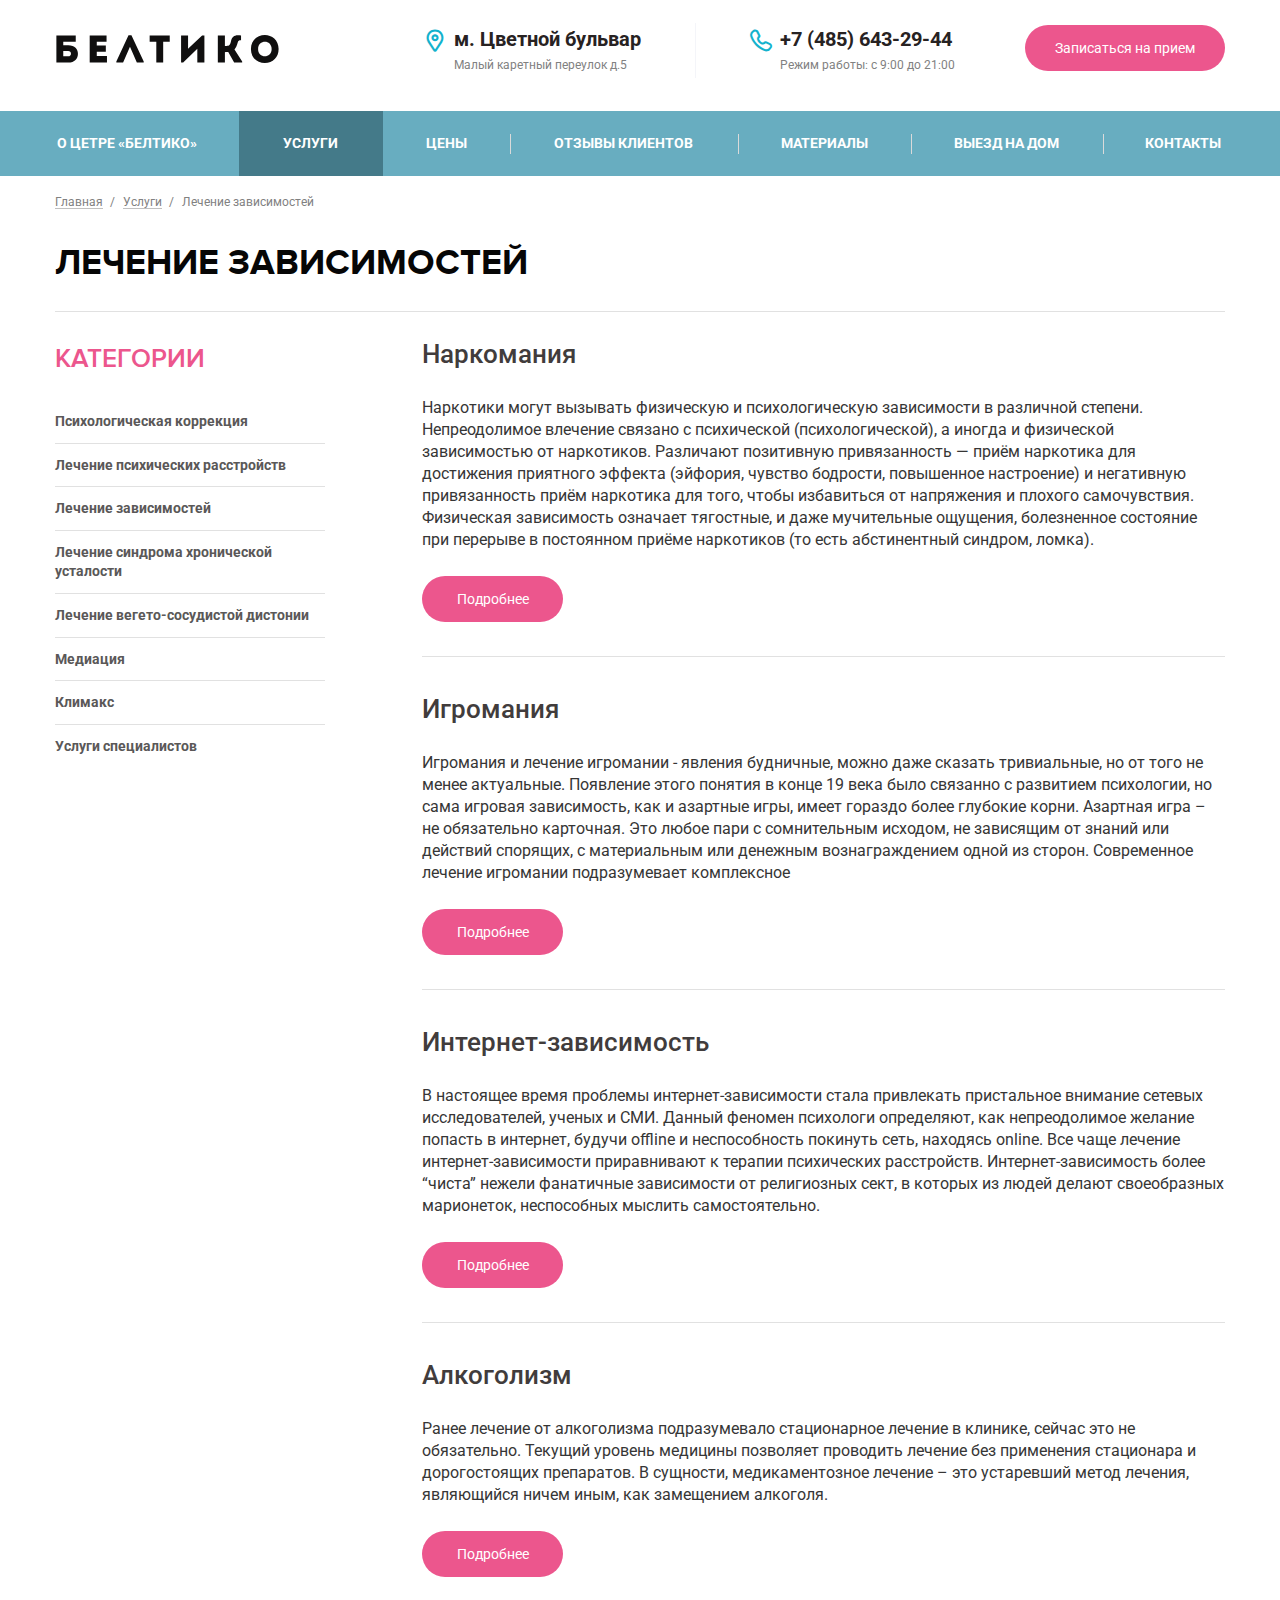
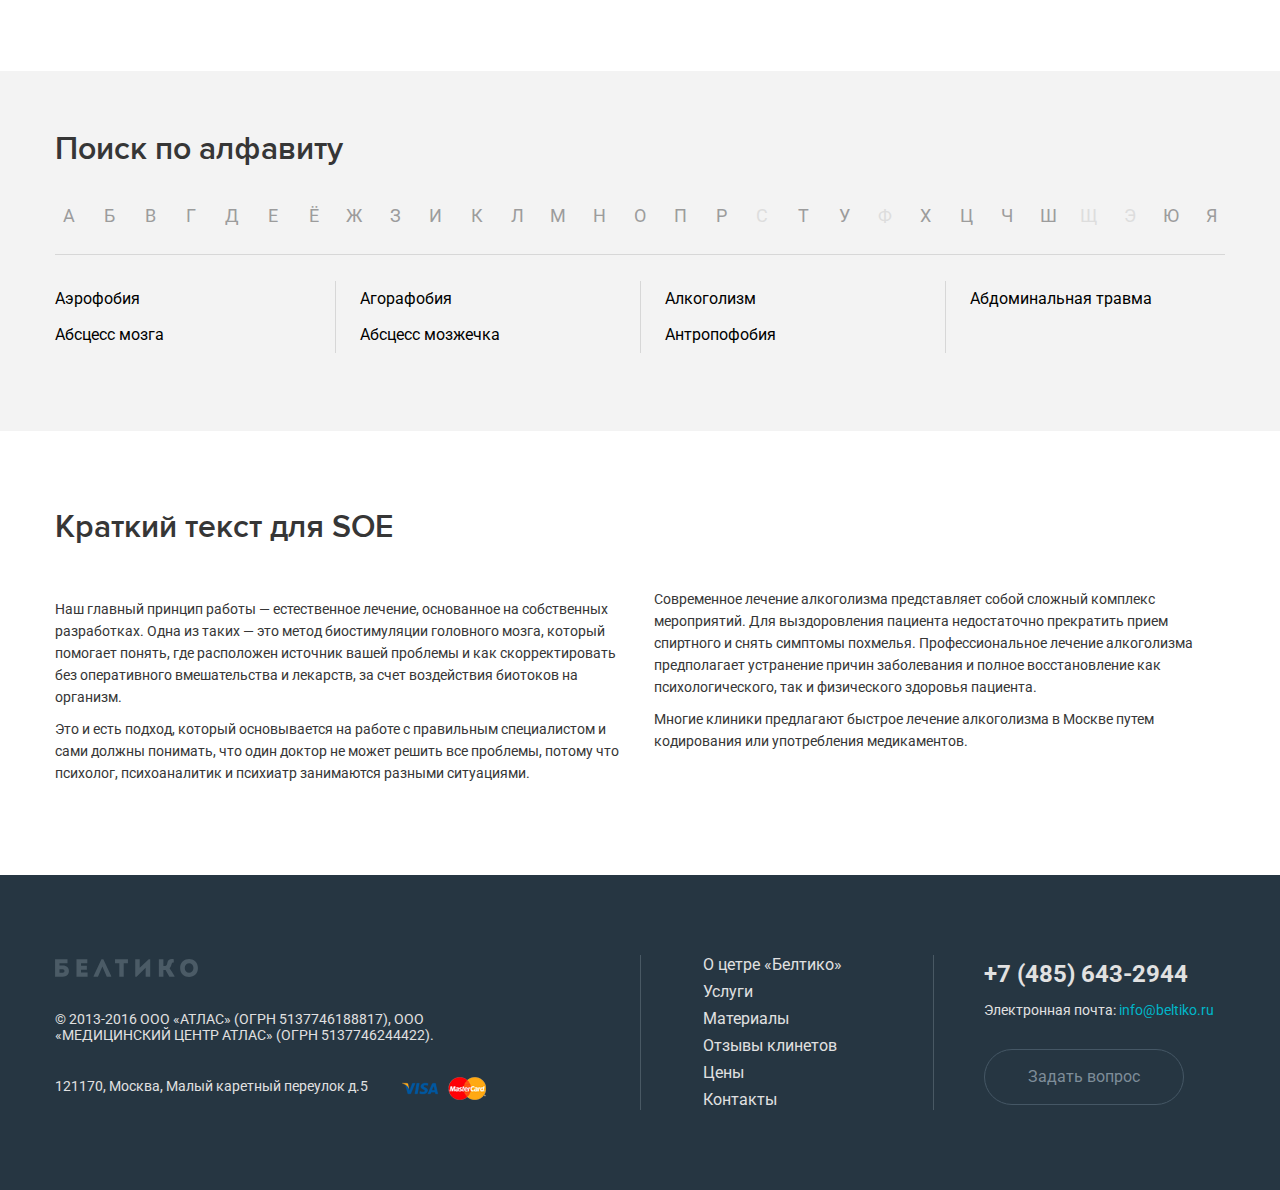
<file: service_in.html>
<!DOCTYPE html>
<html xmlns="http://www.w3.org/1999/xhtml">
<head>
	<link href="https://fonts.googleapis.com/css?family=Roboto:400,500,700" rel="stylesheet">
	<link href="https://fonts.googleapis.com/css?family=Playfair+Display:400i" rel="stylesheet">
	<meta http-equiv="Content-Type" content="text/html; charset=utf-8" />
	<meta name="format-detection" content="telephone=no">
	<meta name="viewport" content="width=device-width, initial-scale=1, user-scalable=no, maximum-scale=1">
    <link rel="shortcut icon" href="img/favicon.ico" />
	<title>Beltiko - Услуги</title>
	<link rel="stylesheet" type="text/css" href="css/style.css"/>
	<!--[if lt IE 9]><script src="js/html5.js"></script><![endif]-->
</head>
<body class="loaded">
	<div class="main-wrapper">
		<header>
			<div class="wrapper">
				<strong class="header-logo"><a href="#">БЕЛТИКО</a></strong>
				<a href="#appointment" class="btn btn-primary js-fancy">Записаться на прием</a>
				<ul class="headar-contact-list">
					<li>
						<a class="ico-01" href="https://www.google.com.ua/maps/place/%D0%9C%D0%B0%D0%BB%D1%8B%D0%B9+%D0%9A%D0%B0%D1%80%D0%B5%D1%82%D0%BD%D1%8B%D0%B9+%D0%BF%D0%B5%D1%80.,+5,+%D0%9C%D0%BE%D1%81%D0%BA%D0%B2%D0%B0,+%D0%A0%D0%BE%D1%81%D1%96%D1%8F,+127051/@55.7713298,37.6110225,17z/data=!3m1!4b1!4m5!3m4!1s0x46b54a6ac74995ff:0xdab9621a89d25860!8m2!3d55.7713268!4d37.6132112" target="_blank" ><strong>м. Цветной бульвар</strong>Малый каретный переулок д.5</a>
					</li>
					<li>
						<a href="tel:+74856432944" class="ico-02"><strong>+7 (485) 643-29-44</strong>Режим работы: с 9:00 до 21:00</a>
					</li>
				</ul>
			</div>
			<div class="header-row">
				<div class="wrapper">
					<ul class="main-nav">
						<li><a href="about.html"><span>О цетре «Белтико»</span></a></li>
						<li class="active"><a href="service.html"><span>Услуги</span></a></li>
						<li><a href="cost.html"><span>Цены</span></a></li>
						<li><a href="otziv.html"><span>Отзывы клиентов</span></a></li>
						<li><a href="material.html"><span>Материалы</span></a></li>
						<li><a href="#"><span>Выезд на дом</span></a></li>
						<li><a href="contacts.html"><span>Контакты</span></a></li>
					</ul>
				</div><!-- wrapper -->
			</div><!-- header-row -->
		</header><!-- HEADER EOF   -->
		<main class="content">
            <div class="box-bread-crumbs">
                <div class="wrapper">
                    <ul class="bread-crambs">
                        <li class="bread-crambs-item">
                            <a href="#">Главная</a>
                        </li>
                        <li class="bread-crambs-item">
                            <a href="#">Услуги</a>
                        </li>
                        <li class="bread-crambs-item">Лечение зависимостей</li>
                    </ul>
                </div>
            </div>
            <div class="title-box">
                <div class="wrapper">
                    <div class="title-box-wrap">
                        <h1>Лечение зависимостей</h1>
                    </div>
                </div>
            </div>
            <div class="content-box">
                <div class="wrapper">
                    <div class="category-box js-category-wrap clearfix">
                        <aside class="category-asside">
                            <div class="category-nav js-category-nav">
                                <p class="title">Категории</p>
                                <ul class="category-list">
                                    <li class="category-list-item">
                                        <a href="#" class="category-list-link"><span>Психологическая коррекция</span></a>
                                    </li>
                                    <li class="category-list-item">
                                        <a href="#" class="category-list-link"><span>Лечение психических расстройств</span></a>
                                    </li>
                                    <li class="category-list-item">
                                        <a href="#" class="category-list-link"><span>Лечение зависимостей</span></a>
                                    </li>
                                    <li class="category-list-item">
                                        <a href="#" class="category-list-link"><span>Лечение синдрома хронической усталости</span></a>
                                    </li>
                                    <li class="category-list-item">
                                        <a href="#" class="category-list-link"><span>Лечение вегето-сосудистой дистонии</span></a>
                                    </li>
                                    <li class="category-list-item">
                                        <a href="#" class="category-list-link"><span>Медиация</span></a>
                                    </li>
                                    <li class="category-list-item">
                                        <a href="#" class="category-list-link"><span>Климакс</span></a>
                                    </li>
                                    <li class="category-list-item">
                                        <a href="#" class="category-list-link"><span>Услуги специалистов</span></a>
                                    </li>
                                </ul>
                            </div>
                        </aside>
                        <div class="content-asside">
                            <div class="cont-item">
                                <h3>Наркомания</h3>
                                <p>Наркотики могут вызывать физическую и психологическую зависимости в различной степени. Непреодолимое влечение связано с психической (психологической), а иногда и физической зависимостью от наркотиков. Различают позитивную привязанность — приём наркотика для достижения приятного эффекта (эйфория, чувство бодрости, повышенное настроение) и негативную привязанность  приём наркотика для того, чтобы избавиться от напряжения и плохого самочувствия. Физическая зависимость означает тягостные, и даже мучительные ощущения, болезненное состояние при перерыве в постоянном приёме наркотиков (то есть абстинентный синдром, ломка).</p>
                                <p><a href="#" class="btn btn-primary btn-serv">Подробнее</a></p>
                            </div>
                            <div class="cont-item">
                                <h3>Игромания</h3>
                                <p>Игромания и лечение игромании - явления будничные, можно даже сказать тривиальные, но от того не менее актуальные. Появление этого понятия в конце 19 века было связанно с развитием психологии, но сама игровая зависимость, как и азартные игры, имеет гораздо более глубокие корни. Азартная игра – не обязательно карточная. Это любое пари с сомнительным исходом, не зависящим от знаний или действий спорящих, с материальным или денежным вознаграждением одной из сторон. Современное лечение игромании подразумевает комплексное</p>
                                <p><a href="#" class="btn btn-primary btn-serv">Подробнее</a></p>
                            </div>
                            <div class="cont-item">
                                <h3>Интернет-зависимость</h3>
                                <p>В настоящее время проблемы интернет-зависимости стала привлекать пристальное внимание сетевых исследователей, ученых и СМИ. Данный феномен психологи определяют, как непреодолимое желание попасть в интернет, будучи offline и неспособность покинуть сеть, находясь online. Все чаще лечение интернет-зависимости приравнивают к терапии психических расстройств. Интернет-зависимость более “чиста” нежели фанатичные зависимости от религиозных сект, в которых из людей делают своеобразных марионеток, неспособных мыслить самостоятельно.</p>
                                <p><a href="#" class="btn btn-primary btn-serv">Подробнее</a></p>
                            </div>
                            <div class="cont-item">
                                <h3>Алкоголизм</h3>
                                <p>Ранее лечение от алкоголизма подразумевало стационарное лечение в клинике, сейчас это не обязательно. Текущий уровень медицины позволяет проводить лечение без применения стационара и дорогостоящих препаратов. В сущности, медикаментозное лечение – это устаревший метод лечения, являющийся ничем иным, как замещением алкоголя.</p>
                                <p><a href="#" class="btn btn-primary btn-serv">Подробнее</a></p>
                            </div>
                        </div>
                    </div>
                </div>
            </div>
            <div class="search-box">
                <div class="wrapper">
                    <h3>Поиск по алфавиту</h3>
                    <ul class="search-list">
                        <li class="search-list-item">
                            <a href="#" class="search-list-link">а</a>
                        </li>
                        <li class="search-list-item">
                            <a href="#" class="search-list-link">б</a>
                        </li>
                        <li class="search-list-item">
                            <a href="#" class="search-list-link">в</a>
                        </li>
                        <li class="search-list-item">
                            <a href="#" class="search-list-link">г</a>
                        </li>
                        <li class="search-list-item">
                            <a href="#" class="search-list-link">д</a>
                        </li>
                        <li class="search-list-item">
                            <a href="#" class="search-list-link">е</a>
                        </li>
                        <li class="search-list-item">
                            <a href="#" class="search-list-link">ё</a>
                        </li>
                        <li class="search-list-item">
                            <a href="#" class="search-list-link">ж</a>
                        </li>
                        <li class="search-list-item">
                            <a href="#" class="search-list-link">з</a>
                        </li>
                        <li class="search-list-item">
                            <a href="#" class="search-list-link">и</a>
                        </li>
                        <li class="search-list-item">
                            <a href="#" class="search-list-link">к</a>
                        </li>
                        <li class="search-list-item">
                            <a href="#" class="search-list-link">л</a>
                        </li>
                        <li class="search-list-item">
                            <a href="#" class="search-list-link">м</a>
                        </li>
                        <li class="search-list-item">
                            <a href="#" class="search-list-link">н</a>
                        </li>
                        <li class="search-list-item">
                            <a href="#" class="search-list-link">о</a>
                        </li>
                        <li class="search-list-item">
                            <a href="#" class="search-list-link">п</a>
                        </li>
                        <li class="search-list-item">
                            <a href="#" class="search-list-link">р</a>
                        </li>
                        <li class="search-list-item disable">
                            <a href="#" class="search-list-link">с</a>
                        </li>
                        <li class="search-list-item">
                            <a href="#" class="search-list-link">т</a>
                        </li>
                        <li class="search-list-item">
                            <a href="#" class="search-list-link">у</a>
                        </li>
                        <li class="search-list-item disable">
                            <a href="#" class="search-list-link">ф</a>
                        </li>
                        <li class="search-list-item">
                            <a href="#" class="search-list-link">х</a>
                        </li>
                        <li class="search-list-item">
                            <a href="#" class="search-list-link">ц</a>
                        </li>
                        <li class="search-list-item">
                            <a href="#" class="search-list-link">ч</a>
                        </li>
                        <li class="search-list-item">
                            <a href="#" class="search-list-link">ш</a>
                        </li>
                        <li class="search-list-item disable">
                            <a href="#" class="search-list-link">щ</a>
                        </li>
                        <li class="search-list-item disable">
                            <a href="#" class="search-list-link">э</a>
                        </li>
                        <li class="search-list-item">
                            <a href="#" class="search-list-link">ю</a>
                        </li>
                        <li class="search-list-item">
                            <a href="#" class="search-list-link">я</a>
                        </li>
                    </ul>
                    <div class="resault-box">
                        <p><a href="#">Аэрофобия</a></p>
                        <p><a href="#">Абсцесс мозга</a></p>
                        <p><a href="#">Агорафобия</a></p>
                        <p><a href="#">Абсцесс мозжечка</a></p>
                        <p><a href="#">Алкоголизм</a></p>
                        <p><a href="#">Антропофобия</a></p>
                        <p><a href="#">Абдоминальная травма</a></p>
                    </div>
                </div>
            </div>
            <div class="brief-box">
                <div class="wrapper">
                    <h3>Краткий текст для SOE</h3>
                    <div class="txt-cln">
                        <p>Наш главный принцип работы — естественное лечение, основанное на собственных разработках. Одна из таких — это метод биостимуляции головного мозга, который помогает понять, где расположен источник вашей проблемы и как скорректировать без оперативного вмешательства и лекарств, за счет воздействия биотоков на организм.</p>
                        <p>Это и есть подход, который основывается на работе с правильным cпециалистом и сами должны понимать, что один доктор не может решить все проблемы, потому что психолог, психоаналитик и психиатр занимаются разными ситуациями.</p>
                        <p>Современное лечение алкоголизма представляет собой сложный комплекс мероприятий. Для выздоровления пациента недостаточно прекратить прием спиртного и снять симптомы похмелья. Профессиональное лечение алкоголизма предполагает устранение причин заболевания и полное восстановление как психологического, так и физического здоровья пациента.</p>
                        <p>Многие клиники предлагают быстрое лечение алкоголизма в Москве путем кодирования или употребления медикаментов.</p>
                    </div>
                </div>
            </div>
		</main><!-- CONTENT EOF   -->
		<footer>
			<div class="wrapper">
				<div class="footer-table-row">
					<div class="cell">
						<a href="#" class="footer-logo">Beltiko</a>
						<p class="copy">© 2013-2016 ООО «АТЛАС» (ОГРН 5137746188817), ООО «МЕДИЦИНСКИЙ ЦЕНТР АТЛАС» (ОГРН 5137746244422).</p>
						<address>121170, Москва, Малый каретный переулок д.5 <span class="paymant"><img src="img/img_visa_master_card.png" alt="image description"></span></address>
					</div><!-- cell -->
					<div class="cell">
						<ul class="footer-nav">
							<li><a href="#">О цетре «Белтико»</a></li>
							<li><a href="#">Услуги</a></li>
							<li><a href="#">Материалы</a></li>
							<li><a href="#">Отзывы клинетов</a></li>
							<li><a href="#">Цены</a></li>
							<li><a href="#">Контакты</a></li>
						</ul><!-- footer-nav -->
					</div><!-- cell -->
					<div class="cell">
						<div class="contact-block">
							<a class="tel" href="tel:+74856432944">+7 (485) 643-2944</a>
							<span class="email">Электронная почта: <a href="mailto:info@beltiko.ru">info@beltiko.ru</a></span>
							<a href="#question" class="btn btn-info js-fancy">Задать вопрос</a>
						</div>
					</div><!-- cell -->
				</div>
			</div>
		</footer><!-- FOOTER EOF   -->
	</div>
	<div class="icon-load"></div>
    <div id="appointment" class="popup">
        <div class="popup-wrap">
            <h6>Записаться на прием</h6>
            <form action="#" class="popup-form">
                <div class="in-item">
                    <input type="text" class="in-txt" placeholder="Ваше имя"/>
                </div>
                <div class="in-item">
                    <input type="text" class="in-txt error" placeholder="Телефон"/>
                </div>
                <div class="submit-item">
                    <button type="submit" class="btn btn-primary">Записаться на прием</button>
                </div>
            </form>
            <p class="popup-logo">БЕЛТИКО</p>
        </div>
    </div>
    <div id="question" class="popup">
        <div class="popup-wrap">
            <h6>Задать вопрос</h6>
            <form action="#" class="popup-form">
                <div class="in-item">
                    <input type="text" class="in-txt" placeholder="Ваше имя"/>
                </div>
                <div class="in-item">
                    <input type="text" class="in-txt" placeholder="Телефон или e-mail"/>
                </div>
                <div class="in-item">
                    <textarea class="in-txt txtarea" placeholder="Ваш вопрос"></textarea>
                </div>
                <div class="submit-item">
                    <button type="submit" class="btn btn-primary">Задать вопрос</button>
                </div>
            </form>
            <p class="popup-logo">БЕЛТИКО</p>
        </div>
    </div>
	<script type="text/javascript" src="js/jquery-1.11.0.min.js"></script>
	<script type="text/javascript" src="js/jquery-migrate.min.js"></script>
	<script type="text/javascript" src="js/jquery.fancybox.pack.js"></script>
	<script type="text/javascript" src="js/custom.js"></script>
</body>
</html>
</file>
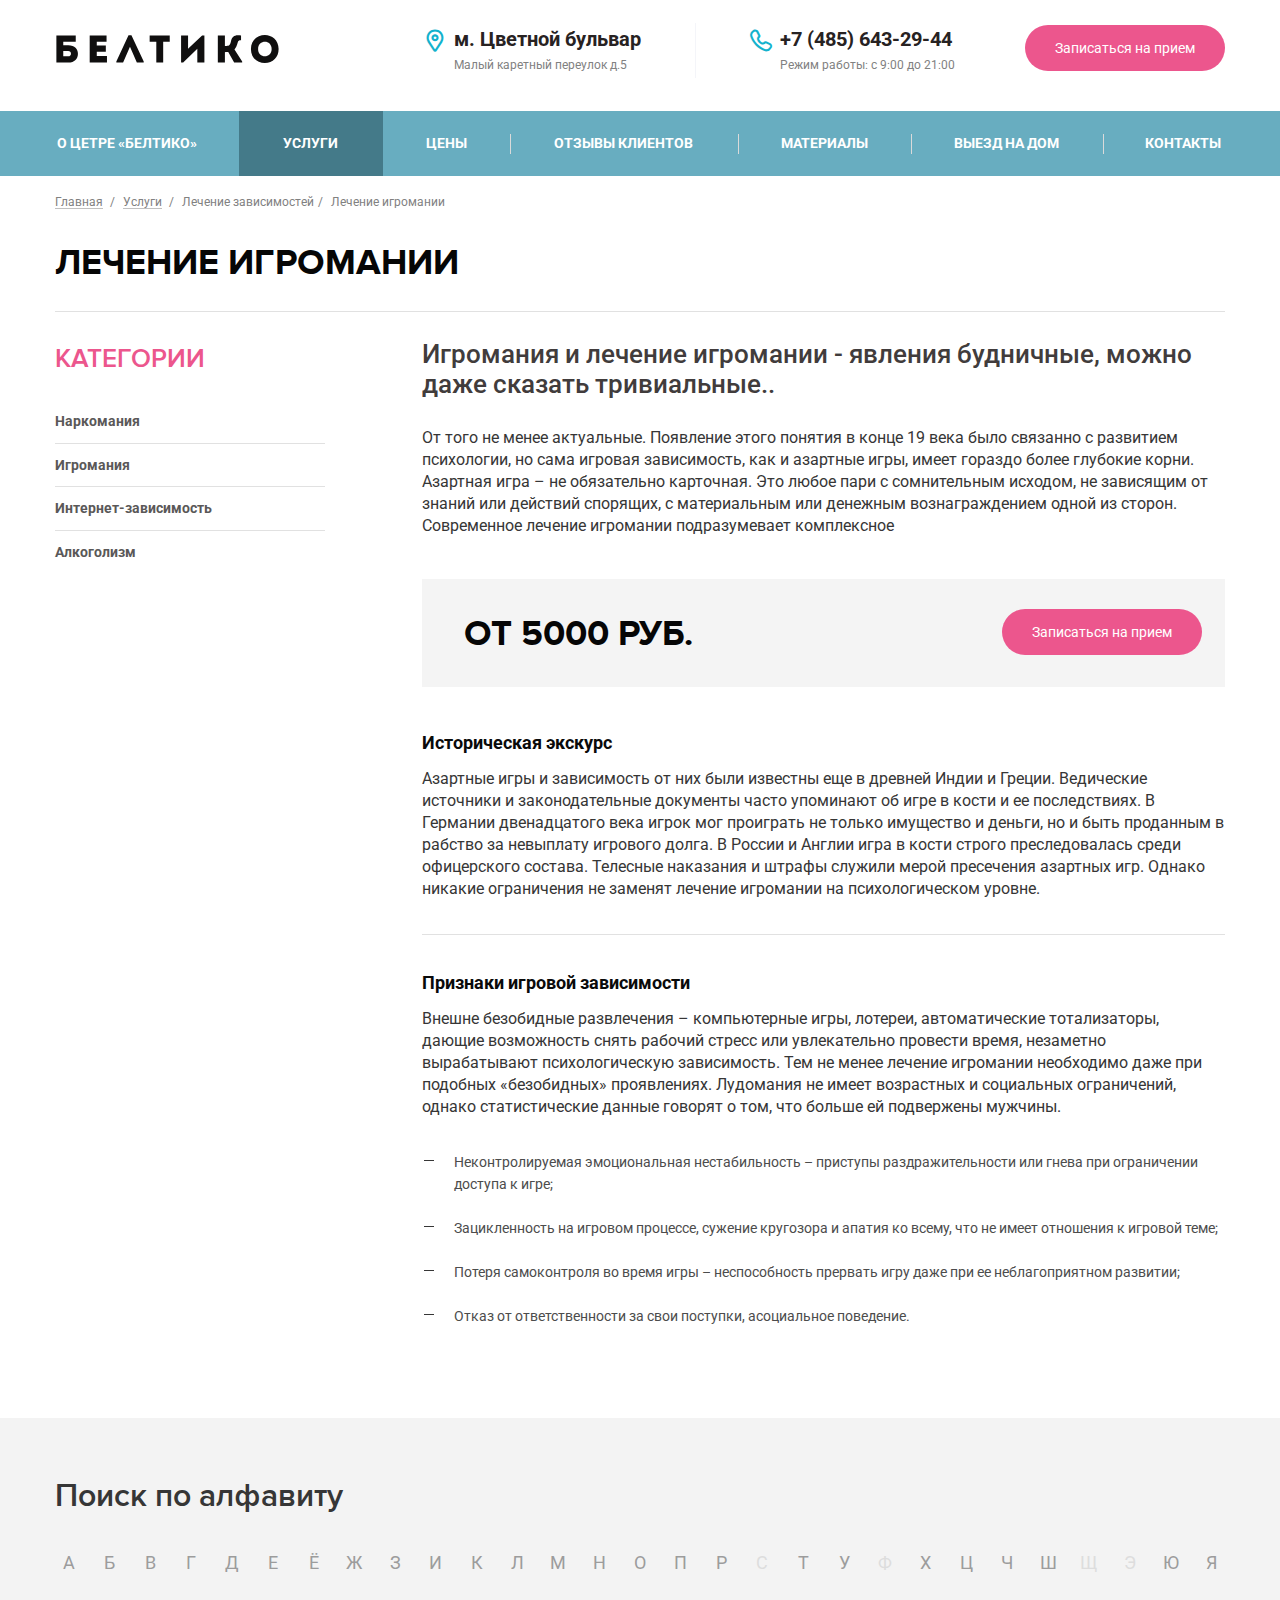
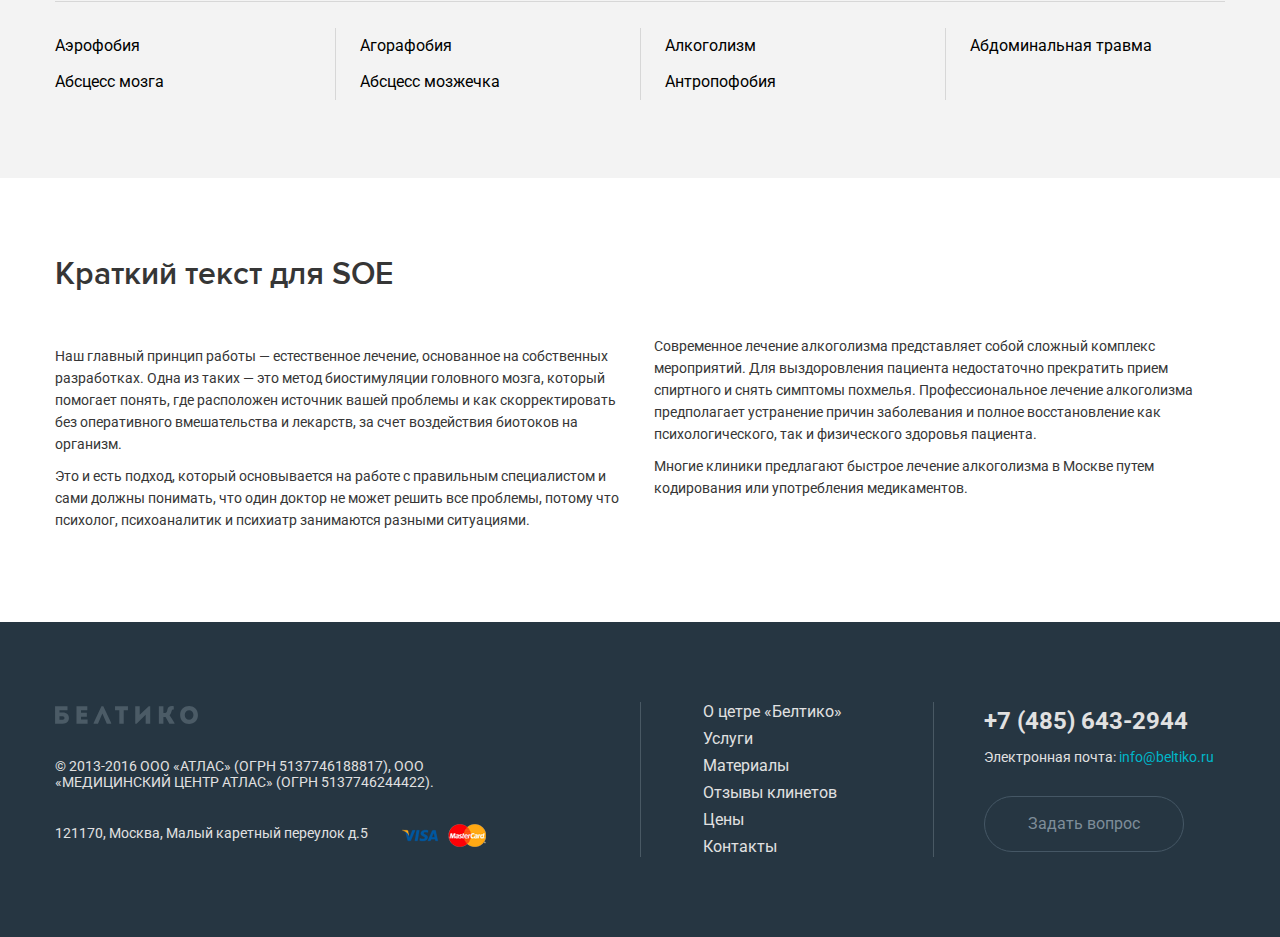
<file: service_shop.html>
<!DOCTYPE html>
<html xmlns="http://www.w3.org/1999/xhtml">
<head>
	<link href="https://fonts.googleapis.com/css?family=Roboto:400,500,700" rel="stylesheet">
	<link href="https://fonts.googleapis.com/css?family=Playfair+Display:400i" rel="stylesheet">
	<meta http-equiv="Content-Type" content="text/html; charset=utf-8" />
	<meta name="format-detection" content="telephone=no">
	<meta name="viewport" content="width=device-width, initial-scale=1, user-scalable=no, maximum-scale=1">
    <link rel="shortcut icon" href="img/favicon.ico" />
	<title>Beltiko - Услуги</title>
	<link rel="stylesheet" type="text/css" href="css/style.css"/>
	<!--[if lt IE 9]><script src="js/html5.js"></script><![endif]-->
</head>
<body class="loaded">
	<div class="main-wrapper">
		<header>
			<div class="wrapper">
				<strong class="header-logo"><a href="#">БЕЛТИКО</a></strong>
				<a href="#appointment" class="btn btn-primary js-fancy">Записаться на прием</a>
				<ul class="headar-contact-list">
					<li>
						<a class="ico-01" href="https://www.google.com.ua/maps/place/%D0%9C%D0%B0%D0%BB%D1%8B%D0%B9+%D0%9A%D0%B0%D1%80%D0%B5%D1%82%D0%BD%D1%8B%D0%B9+%D0%BF%D0%B5%D1%80.,+5,+%D0%9C%D0%BE%D1%81%D0%BA%D0%B2%D0%B0,+%D0%A0%D0%BE%D1%81%D1%96%D1%8F,+127051/@55.7713298,37.6110225,17z/data=!3m1!4b1!4m5!3m4!1s0x46b54a6ac74995ff:0xdab9621a89d25860!8m2!3d55.7713268!4d37.6132112" target="_blank" ><strong>м. Цветной бульвар</strong>Малый каретный переулок д.5</a>
					</li>
					<li>
						<a href="tel:+74856432944" class="ico-02"><strong>+7 (485) 643-29-44</strong>Режим работы: с 9:00 до 21:00</a>
					</li>
				</ul>
			</div>
			<div class="header-row">
				<div class="wrapper">
					<ul class="main-nav">
						<li><a href="about.html"><span>О цетре «Белтико»</span></a></li>
						<li class="active"><a href="service.html"><span>Услуги</span></a></li>
						<li><a href="cost.html"><span>Цены</span></a></li>
						<li><a href="otziv.html"><span>Отзывы клиентов</span></a></li>
						<li><a href="material.html"><span>Материалы</span></a></li>
						<li><a href="#"><span>Выезд на дом</span></a></li>
						<li><a href="contacts.html"><span>Контакты</span></a></li>
					</ul>
				</div><!-- wrapper -->
			</div><!-- header-row -->
		</header><!-- HEADER EOF   -->
		<main class="content">
            <div class="box-bread-crumbs">
                <div class="wrapper">
                    <ul class="bread-crambs">
                        <li class="bread-crambs-item">
                            <a href="#">Главная</a>
                        </li>
                        <li class="bread-crambs-item">
                            <a href="#">Услуги</a>
                        </li>
                        <li class="bread-crambs-item">Лечение зависимостей</li>
                        <li class="bread-crambs-item">Лечение игромании</li>
                    </ul>
                </div>
            </div>
            <div class="title-box">
                <div class="wrapper">
                    <div class="title-box-wrap">
                        <h1>Лечение игромании</h1>
                    </div>
                </div>
            </div>
            <div class="content-box">
                <div class="wrapper">
                    <div class="category-box js-category-wrap clearfix">
                        <aside class="category-asside">
                            <div class="category-nav js-category-nav">
                                <p class="title">Категории</p>
                                <ul class="category-list">
                                    <li class="category-list-item">
                                        <a href="#" class="category-list-link"><span>Наркомания</span></a>
                                    </li>
                                    <li class="category-list-item">
                                        <a href="#" class="category-list-link"><span>Игромания</span></a>
                                    </li>
                                    <li class="category-list-item">
                                        <a href="#" class="category-list-link"><span>Интернет-зависимость</span></a>
                                    </li>
                                    <li class="category-list-item">
                                        <a href="#" class="category-list-link"><span>Алкоголизм</span></a>
                                    </li>
                                </ul>
                            </div>
                        </aside>
                        <div class="content-asside">
                            <div class="cont-item">
                                <h3>Игромания и лечение игромании - явления будничные, можно даже сказать тривиальные..</h3>
                                <p>От того не менее актуальные. Появление этого понятия в конце 19 века было связанно с развитием психологии, но сама игровая зависимость, как и азартные игры, имеет гораздо более глубокие корни. Азартная игра – не обязательно карточная. Это любое пари с сомнительным исходом, не зависящим от знаний или действий спорящих, с материальным или денежным вознаграждением одной из сторон. Современное лечение игромании подразумевает комплексное </p>
                                <div class="price-box">
                                    <span class="price-num">От 5000 руб.</span>
                                    <a href="#appointment" class="btn btn-primary js-fancy">Записаться на прием</a>
                                </div>
                                <h6>Историческая экскурс</h6>
                                <p>Азартные игры и зависимость от них были известны еще в древней Индии и Греции. Ведические источники и законодательные документы часто упоминают об игре в кости и ее последствиях. В Германии двенадцатого века игрок мог проиграть не только имущество и деньги, но и быть проданным в рабство за невыплату игрового долга. В России и Англии игра в кости строго преследовалась среди офицерского состава. Телесные наказания и штрафы служили мерой пресечения азартных игр. Однако никакие ограничения не заменят лечение игромании на психологическом уровне.</p>
                            </div>
                            <div class="cont-item">
                                <h6>Признаки игровой зависимости</h6>
                                <p>Внешне безобидные развлечения – компьютерные игры, лотереи, автоматические тотализаторы, дающие возможность снять рабочий стресс или увлекательно провести время, незаметно вырабатывают психологическую зависимость. Тем не менее лечение игромании необходимо даже при подобных «безобидных» проявлениях. Лудомания не имеет возрастных и социальных ограничений, однако статистические данные говорят о том, что больше ей подвержены мужчины.</p>
                                <ul class="list-dash">
                                    <li>Неконтролируемая эмоциональная нестабильность – приступы раздражительности или гнева при ограничении доступа к игре;</li>
                                    <li>Зацикленность на игровом процессе, сужение кругозора и апатия ко всему, что не имеет отношения к игровой теме;</li>
                                    <li>Потеря самоконтроля во время игры – неспособность прервать игру даже при ее неблагоприятном развитии;</li>
                                    <li>Отказ от ответственности за свои поступки, асоциальное поведение.</li>
                                </ul>
                            </div>
                        </div>
                    </div>
                </div>
            </div>
            <div class="search-box">
                <div class="wrapper">
                    <h3>Поиск по алфавиту</h3>
                    <ul class="search-list">
                        <li class="search-list-item">
                            <a href="#" class="search-list-link">а</a>
                        </li>
                        <li class="search-list-item">
                            <a href="#" class="search-list-link">б</a>
                        </li>
                        <li class="search-list-item">
                            <a href="#" class="search-list-link">в</a>
                        </li>
                        <li class="search-list-item">
                            <a href="#" class="search-list-link">г</a>
                        </li>
                        <li class="search-list-item">
                            <a href="#" class="search-list-link">д</a>
                        </li>
                        <li class="search-list-item">
                            <a href="#" class="search-list-link">е</a>
                        </li>
                        <li class="search-list-item">
                            <a href="#" class="search-list-link">ё</a>
                        </li>
                        <li class="search-list-item">
                            <a href="#" class="search-list-link">ж</a>
                        </li>
                        <li class="search-list-item">
                            <a href="#" class="search-list-link">з</a>
                        </li>
                        <li class="search-list-item">
                            <a href="#" class="search-list-link">и</a>
                        </li>
                        <li class="search-list-item">
                            <a href="#" class="search-list-link">к</a>
                        </li>
                        <li class="search-list-item">
                            <a href="#" class="search-list-link">л</a>
                        </li>
                        <li class="search-list-item">
                            <a href="#" class="search-list-link">м</a>
                        </li>
                        <li class="search-list-item">
                            <a href="#" class="search-list-link">н</a>
                        </li>
                        <li class="search-list-item">
                            <a href="#" class="search-list-link">о</a>
                        </li>
                        <li class="search-list-item">
                            <a href="#" class="search-list-link">п</a>
                        </li>
                        <li class="search-list-item">
                            <a href="#" class="search-list-link">р</a>
                        </li>
                        <li class="search-list-item disable">
                            <a href="#" class="search-list-link">с</a>
                        </li>
                        <li class="search-list-item">
                            <a href="#" class="search-list-link">т</a>
                        </li>
                        <li class="search-list-item">
                            <a href="#" class="search-list-link">у</a>
                        </li>
                        <li class="search-list-item disable">
                            <a href="#" class="search-list-link">ф</a>
                        </li>
                        <li class="search-list-item">
                            <a href="#" class="search-list-link">х</a>
                        </li>
                        <li class="search-list-item">
                            <a href="#" class="search-list-link">ц</a>
                        </li>
                        <li class="search-list-item">
                            <a href="#" class="search-list-link">ч</a>
                        </li>
                        <li class="search-list-item">
                            <a href="#" class="search-list-link">ш</a>
                        </li>
                        <li class="search-list-item disable">
                            <a href="#" class="search-list-link">щ</a>
                        </li>
                        <li class="search-list-item disable">
                            <a href="#" class="search-list-link">э</a>
                        </li>
                        <li class="search-list-item">
                            <a href="#" class="search-list-link">ю</a>
                        </li>
                        <li class="search-list-item">
                            <a href="#" class="search-list-link">я</a>
                        </li>
                    </ul>
                    <div class="resault-box">
                        <p><a href="#">Аэрофобия</a></p>
                        <p><a href="#">Абсцесс мозга</a></p>
                        <p><a href="#">Агорафобия</a></p>
                        <p><a href="#">Абсцесс мозжечка</a></p>
                        <p><a href="#">Алкоголизм</a></p>
                        <p><a href="#">Антропофобия</a></p>
                        <p><a href="#">Абдоминальная травма</a></p>
                    </div>
                </div>
            </div>
            <div class="brief-box">
                <div class="wrapper">
                    <h3>Краткий текст для SOE</h3>
                    <div class="txt-cln">
                        <p>Наш главный принцип работы — естественное лечение, основанное на собственных разработках. Одна из таких — это метод биостимуляции головного мозга, который помогает понять, где расположен источник вашей проблемы и как скорректировать без оперативного вмешательства и лекарств, за счет воздействия биотоков на организм.</p>
                        <p>Это и есть подход, который основывается на работе с правильным cпециалистом и сами должны понимать, что один доктор не может решить все проблемы, потому что психолог, психоаналитик и психиатр занимаются разными ситуациями.</p>
                        <p>Современное лечение алкоголизма представляет собой сложный комплекс мероприятий. Для выздоровления пациента недостаточно прекратить прием спиртного и снять симптомы похмелья. Профессиональное лечение алкоголизма предполагает устранение причин заболевания и полное восстановление как психологического, так и физического здоровья пациента.</p>
                        <p>Многие клиники предлагают быстрое лечение алкоголизма в Москве путем кодирования или употребления медикаментов.</p>
                    </div>
                </div>
            </div>
		</main><!-- CONTENT EOF   -->
		<footer>
			<div class="wrapper">
				<div class="footer-table-row">
					<div class="cell">
						<a href="#" class="footer-logo">Beltiko</a>
						<p class="copy">© 2013-2016 ООО «АТЛАС» (ОГРН 5137746188817), ООО «МЕДИЦИНСКИЙ ЦЕНТР АТЛАС» (ОГРН 5137746244422).</p>
						<address>121170, Москва, Малый каретный переулок д.5 <span class="paymant"><img src="img/img_visa_master_card.png" alt="image description"></span></address>
					</div><!-- cell -->
					<div class="cell">
						<ul class="footer-nav">
							<li><a href="#">О цетре «Белтико»</a></li>
							<li><a href="#">Услуги</a></li>
							<li><a href="#">Материалы</a></li>
							<li><a href="#">Отзывы клинетов</a></li>
							<li><a href="#">Цены</a></li>
							<li><a href="#">Контакты</a></li>
						</ul><!-- footer-nav -->
					</div><!-- cell -->
					<div class="cell">
						<div class="contact-block">
							<a class="tel" href="tel:+74856432944">+7 (485) 643-2944</a>
							<span class="email">Электронная почта: <a href="mailto:info@beltiko.ru">info@beltiko.ru</a></span>
							<a href="#question" class="btn btn-info js-fancy">Задать вопрос</a>
						</div>
					</div><!-- cell -->
				</div>
			</div>
		</footer><!-- FOOTER EOF   -->
	</div>
	<div class="icon-load"></div>
    <div id="appointment" class="popup">
        <div class="popup-wrap">
            <h6>Записаться на прием</h6>
            <form action="#" class="popup-form">
                <div class="in-item">
                    <input type="text" class="in-txt" placeholder="Ваше имя"/>
                </div>
                <div class="in-item">
                    <input type="text" class="in-txt error" placeholder="Телефон"/>
                </div>
                <div class="submit-item">
                    <button type="submit" class="btn btn-primary">Записаться на прием</button>
                </div>
            </form>
            <p class="popup-logo">БЕЛТИКО</p>
        </div>
    </div>
    <div id="question" class="popup">
        <div class="popup-wrap">
            <h6>Задать вопрос</h6>
            <form action="#" class="popup-form">
                <div class="in-item">
                    <input type="text" class="in-txt" placeholder="Ваше имя"/>
                </div>
                <div class="in-item">
                    <input type="text" class="in-txt" placeholder="Телефон или e-mail"/>
                </div>
                <div class="in-item">
                    <textarea class="in-txt txtarea" placeholder="Ваш вопрос"></textarea>
                </div>
                <div class="submit-item">
                    <button type="submit" class="btn btn-primary">Задать вопрос</button>
                </div>
            </form>
            <p class="popup-logo">БЕЛТИКО</p>
        </div>
    </div>
	<script type="text/javascript" src="js/jquery-1.11.0.min.js"></script>
	<script type="text/javascript" src="js/jquery-migrate.min.js"></script>
	<script type="text/javascript" src="js/jquery.fancybox.pack.js"></script>
	<script type="text/javascript" src="js/custom.js"></script>
</body>
</html>
</file>
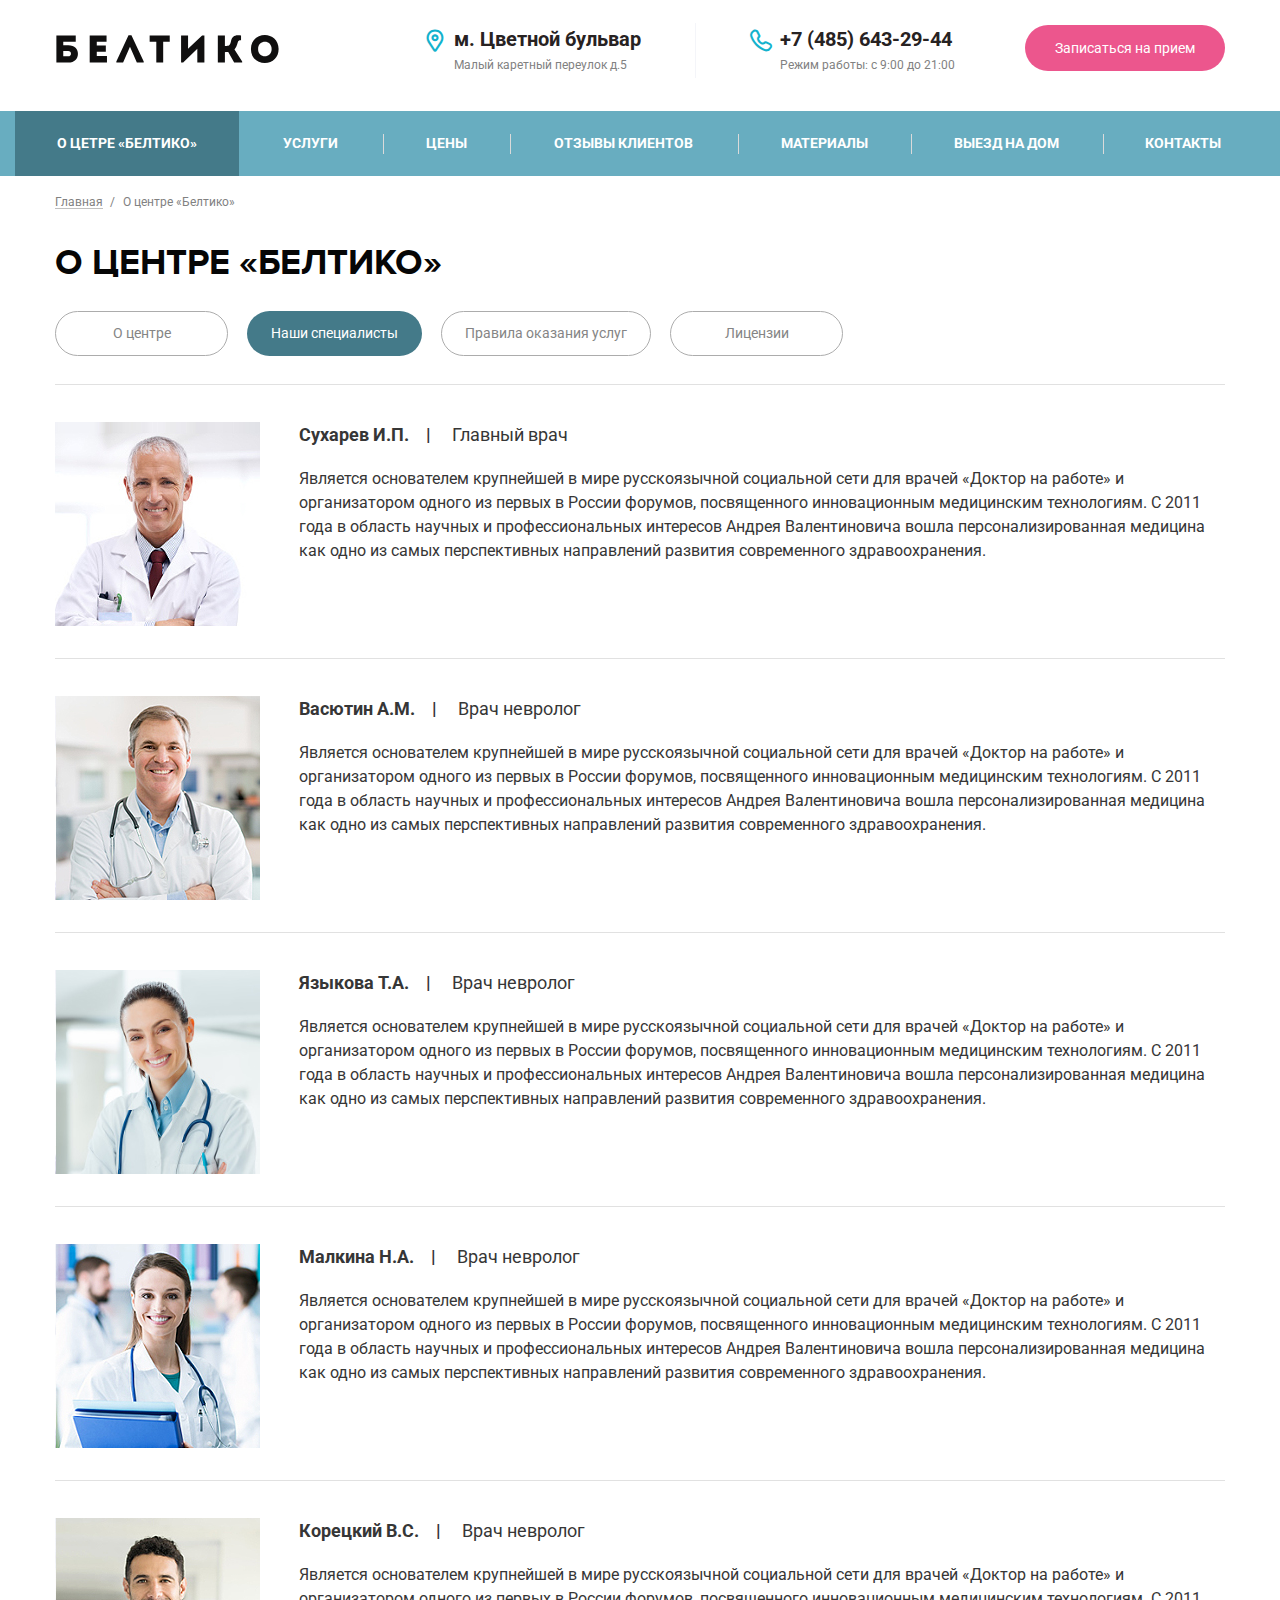
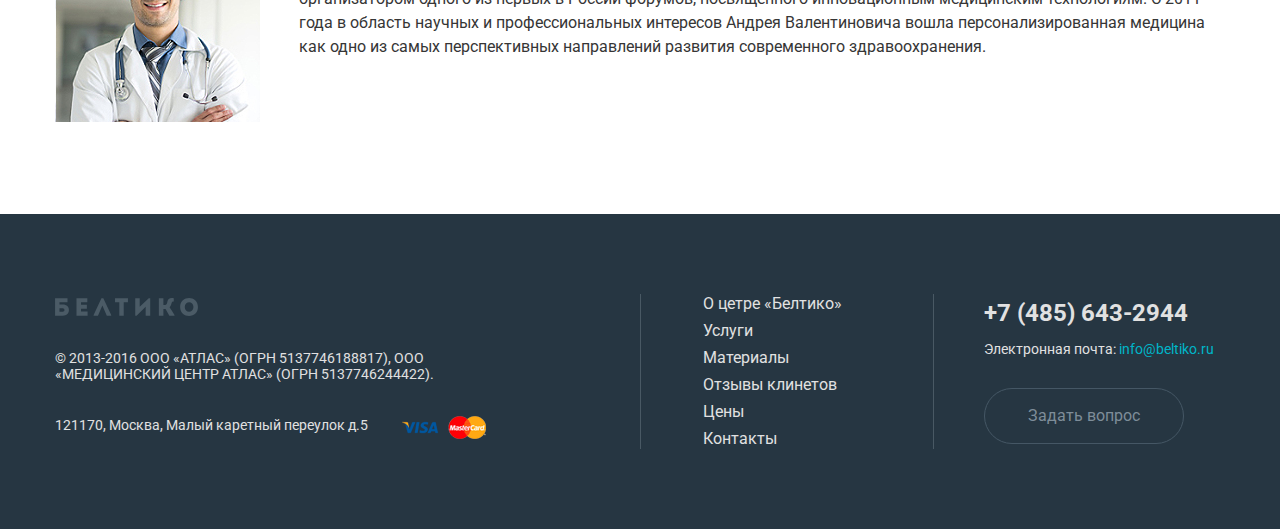
<file: spec.html>
<!DOCTYPE html>
<html xmlns="http://www.w3.org/1999/xhtml">
<head>
	<link href="https://fonts.googleapis.com/css?family=Roboto:400,500,700" rel="stylesheet">
	<link href="https://fonts.googleapis.com/css?family=Playfair+Display:400i" rel="stylesheet">
	<meta http-equiv="Content-Type" content="text/html; charset=utf-8" />
	<meta name="format-detection" content="telephone=no">
	<meta name="viewport" content="width=device-width, initial-scale=1, user-scalable=no, maximum-scale=1">
    <link rel="shortcut icon" href="img/favicon.ico" />
	<title>Beltiko - О центре «Белтико»</title>
	<link rel="stylesheet" type="text/css" href="css/style.css"/>
	<!--[if lt IE 9]><script src="js/html5.js"></script><![endif]-->
</head>
<body class="loaded">
	<div class="main-wrapper">
		<header>
			<div class="wrapper">
				<strong class="header-logo"><a href="#">БЕЛТИКО</a></strong>
				<a href="#appointment" class="btn btn-primary js-fancy">Записаться на прием</a>
				<ul class="headar-contact-list">
					<li>
						<a class="ico-01" href="https://www.google.com.ua/maps/place/%D0%9C%D0%B0%D0%BB%D1%8B%D0%B9+%D0%9A%D0%B0%D1%80%D0%B5%D1%82%D0%BD%D1%8B%D0%B9+%D0%BF%D0%B5%D1%80.,+5,+%D0%9C%D0%BE%D1%81%D0%BA%D0%B2%D0%B0,+%D0%A0%D0%BE%D1%81%D1%96%D1%8F,+127051/@55.7713298,37.6110225,17z/data=!3m1!4b1!4m5!3m4!1s0x46b54a6ac74995ff:0xdab9621a89d25860!8m2!3d55.7713268!4d37.6132112" target="_blank" ><strong>м. Цветной бульвар</strong>Малый каретный переулок д.5</a>
					</li>
					<li>
						<a href="tel:+74856432944" class="ico-02"><strong>+7 (485) 643-29-44</strong>Режим работы: с 9:00 до 21:00</a>
					</li>
				</ul>
			</div>
			<div class="header-row">
				<div class="wrapper">
					<ul class="main-nav">
						<li class="active"><a href="about.html"><span>О цетре «Белтико»</span></a></li>
						<li><a href="service.html"><span>Услуги</span></a></li>
						<li><a href="cost.html"><span>Цены</span></a></li>
						<li><a href="otziv.html"><span>Отзывы клиентов</span></a></li>
						<li><a href="material.html"><span>Материалы</span></a></li>
						<li><a href="#"><span>Выезд на дом</span></a></li>
						<li><a href="contacts.html"><span>Контакты</span></a></li>
					</ul>
				</div><!-- wrapper -->
			</div><!-- header-row -->
		</header><!-- HEADER EOF   -->
		<main class="content">
            <div class="box-bread-crumbs">
                <div class="wrapper">
                    <ul class="bread-crambs">
                        <li class="bread-crambs-item">
                            <a href="#">Главная</a>
                        </li>
                        <li class="bread-crambs-item">О центре «Белтико»</li>
                    </ul>
                </div>
            </div>
            <div class="title-box">
                <div class="wrapper">
                    <div class="title-box-wrap">
                        <h1>о центре «Белтико»</h1>
                        <div class="link-box">
                            <a href="#" class="link-item">О центре</a>
                            <a href="#" class="link-item active">Наши специалисты</a>
                            <a href="#" class="link-item">Правила оказания услуг</a>
                            <a href="#" class="link-item">Лицензии</a>
                        </div>
                    </div>
                </div>
            </div>
            <div class="content-box">
                <div class="wrapper">
                    <div class="specialists-list">
                        <div class="specialists-list-item">
                            <div class="specialist-ava">
                                <img src="img/sp-1.jpg" alt="" />
                            </div>
                            <div class="specialist-desc">
                                <p class="specialist-title">
                                    <span class="specialist-name">Сухарев И.П.</span>
                                    <span class="specialist-position">Главный врач</span>
                                </p>
                                <p class="specialist-txt">Является основателем крупнейшей в мире русскоязычной социальной сети для врачей «Доктор на работе» и организатором одного из первых в России форумов, посвященного инновационным медицинским технологиям. С 2011 года в область научных и профессиональных интересов Андрея Валентиновича вошла персонализированная медицина как одно из самых перспективных направлений развития современного здравоохранения.</p>
                            </div>
                        </div>
                        <div class="specialists-list-item">
                            <div class="specialist-ava">
                                <img src="img/sp-2.jpg" alt="" />
                            </div>
                            <div class="specialist-desc">
                                <p class="specialist-title">
                                    <span class="specialist-name">Васютин А.М.</span>
                                    <span class="specialist-position">Врач невролог</span>
                                </p>
                                <p class="specialist-txt">Является основателем крупнейшей в мире русскоязычной социальной сети для врачей «Доктор на работе» и организатором одного из первых в России форумов, посвященного инновационным медицинским технологиям. С 2011 года в область научных и профессиональных интересов Андрея Валентиновича вошла персонализированная медицина как одно из самых перспективных направлений развития современного здравоохранения.</p>
                            </div>
                        </div>
                        <div class="specialists-list-item">
                            <div class="specialist-ava">
                                <img src="img/sp-3.jpg" alt="" />
                            </div>
                            <div class="specialist-desc">
                                <p class="specialist-title">
                                    <span class="specialist-name">Языкова Т.А.</span>
                                    <span class="specialist-position">Врач невролог</span>
                                </p>
                                <p class="specialist-txt">Является основателем крупнейшей в мире русскоязычной социальной сети для врачей «Доктор на работе» и организатором одного из первых в России форумов, посвященного инновационным медицинским технологиям. С 2011 года в область научных и профессиональных интересов Андрея Валентиновича вошла персонализированная медицина как одно из самых перспективных направлений развития современного здравоохранения.</p>
                            </div>
                        </div>
                        <div class="specialists-list-item">
                            <div class="specialist-ava">
                                <img src="img/sp-4.jpg" alt="" />
                            </div>
                            <div class="specialist-desc">
                                <p class="specialist-title">
                                    <span class="specialist-name">Малкина Н.А.</span>
                                    <span class="specialist-position">Врач невролог</span>
                                </p>
                                <p class="specialist-txt">Является основателем крупнейшей в мире русскоязычной социальной сети для врачей «Доктор на работе» и организатором одного из первых в России форумов, посвященного инновационным медицинским технологиям. С 2011 года в область научных и профессиональных интересов Андрея Валентиновича вошла персонализированная медицина как одно из самых перспективных направлений развития современного здравоохранения.</p>
                            </div>
                        </div>
                        <div class="specialists-list-item">
                            <div class="specialist-ava">
                                <img src="img/sp-5.jpg" alt="" />
                            </div>
                            <div class="specialist-desc">
                                <p class="specialist-title">
                                    <span class="specialist-name">Корецкий В.С.</span>
                                    <span class="specialist-position">Врач невролог</span>
                                </p>
                                <p class="specialist-txt">Является основателем крупнейшей в мире русскоязычной социальной сети для врачей «Доктор на работе» и организатором одного из первых в России форумов, посвященного инновационным медицинским технологиям. С 2011 года в область научных и профессиональных интересов Андрея Валентиновича вошла персонализированная медицина как одно из самых перспективных направлений развития современного здравоохранения.</p>
                            </div>
                        </div>
                    </div>
                </div>
            </div>
		</main><!-- CONTENT EOF   -->
		<footer>
			<div class="wrapper">
				<div class="footer-table-row">
					<div class="cell">
						<a href="#" class="footer-logo">Beltiko</a>
						<p class="copy">© 2013-2016 ООО «АТЛАС» (ОГРН 5137746188817), ООО «МЕДИЦИНСКИЙ ЦЕНТР АТЛАС» (ОГРН 5137746244422).</p>
						<address>121170, Москва, Малый каретный переулок д.5 <span class="paymant"><img src="img/img_visa_master_card.png" alt="image description"></span></address>
					</div><!-- cell -->
					<div class="cell">
						<ul class="footer-nav">
							<li><a href="#">О цетре «Белтико»</a></li>
							<li><a href="#">Услуги</a></li>
							<li><a href="#">Материалы</a></li>
							<li><a href="#">Отзывы клинетов</a></li>
							<li><a href="#">Цены</a></li>
							<li><a href="#">Контакты</a></li>
						</ul><!-- footer-nav -->
					</div><!-- cell -->
					<div class="cell">
						<div class="contact-block">
							<a class="tel" href="tel:+74856432944">+7 (485) 643-2944</a>
							<span class="email">Электронная почта: <a href="mailto:info@beltiko.ru">info@beltiko.ru</a></span>
							<a href="#question" class="btn btn-info js-fancy">Задать вопрос</a>
						</div>
					</div><!-- cell -->
				</div>
			</div>
		</footer><!-- FOOTER EOF   -->
	</div>
	<div class="icon-load"></div>
    <div id="appointment" class="popup">
        <div class="popup-wrap">
            <h6>Записаться на прием</h6>
            <form action="#" class="popup-form">
                <div class="in-item">
                    <input type="text" class="in-txt" placeholder="Ваше имя"/>
                </div>
                <div class="in-item">
                    <input type="text" class="in-txt error" placeholder="Телефон"/>
                </div>
                <div class="submit-item">
                    <button type="submit" class="btn btn-primary">Записаться на прием</button>
                </div>
            </form>
            <p class="popup-logo">БЕЛТИКО</p>
        </div>
    </div>
    <div id="question" class="popup">
        <div class="popup-wrap">
            <h6>Задать вопрос</h6>
            <form action="#" class="popup-form">
                <div class="in-item">
                    <input type="text" class="in-txt" placeholder="Ваше имя"/>
                </div>
                <div class="in-item">
                    <input type="text" class="in-txt" placeholder="Телефон или e-mail"/>
                </div>
                <div class="in-item">
                    <textarea class="in-txt txtarea" placeholder="Ваш вопрос"></textarea>
                </div>
                <div class="submit-item">
                    <button type="submit" class="btn btn-primary">Задать вопрос</button>
                </div>
            </form>
            <p class="popup-logo">БЕЛТИКО</p>
        </div>
    </div>
	<script type="text/javascript" src="js/jquery-1.11.0.min.js"></script>
	<script type="text/javascript" src="js/jquery-migrate.min.js"></script>
	<script type="text/javascript" src="js/jquery.fancybox.pack.js"></script>
	<script type="text/javascript" src="js/custom.js"></script>
</body>
</html>
</file>
<file: css/style.css>
@font-face{
    font-family:'ProximaNova';
    src:url('../fonts/ProximaNova-Semibold.eot');
    src:url('../fonts/ProximaNova-Semibold.eot?#iefix') format('embedded-opentype'),
        url('../fonts/ProximaNova-Semibold.woff') format('woff'),
        url('../fonts/ProximaNova-Semibold.ttf') format('truetype'),
        url('../fonts/ProximaNova-Semibold.svg#ProximaNova-Semibold') format('svg');
        font-weight:600;
        font-style:normal;
}
@font-face{
    font-family:'ProximaNova';
    src:url('../fonts/proxima_nova_bold-webfont.eot');
    src:url('../fonts/proxima_nova_bold-webfont.eot?#iefix') format('embedded-opentype'),
        url('../fonts/proxima_nova_bold-webfont.woff') format('woff'),
        url('../fonts/proxima_nova_bold-webfont.ttf') format('truetype'),
        url('../fonts/proxima_nova_bold-webfont.svg#proxima_nova_rgbold') format('svg');
        font-weight:700;
        font-style:normal;
}
@font-face{font-family:'IntroBlack';src:url('../fonts/Intro-Black.eot');src:url('../fonts/Intro-Black.eot?#iefix') format('embedded-opentype'),url('../fonts/Intro-Black.woff') format('woff'),url('../fonts/Intro-Black.ttf') format('truetype'),url('../fonts/Intro-Black.svg#Intro-Black') format('svg');font-weight:900;font-style:normal;}
@font-face{font-family:'icomoon';src:url('../fonts/icomoon-Regular.eot');src:url('../fonts/icomoon-Regular.eot?#iefix') format('embedded-opentype'),url('../fonts/icomoon-Regular.woff') format('woff'),url('../fonts/icomoon-Regular.ttf') format('truetype'),url('../fonts/icomoon-Regular.svg#icomoon-Regular') format('svg');font-weight:normal;font-style:normal;}
/*================================================================================| reset |================================================================================*/
body{margin:0;padding:0;font:16px/22px "Roboto", sans-serif;color: #363636;background-color:#ffffff;/*min-height:100vh;*/height: 100%; position:relative;-webkit-font-smoothing:antialiased;-moz-osx-font-smoothing:grayscale;}
/*MAIN*/
html, body, div, span, applet, object, iframe, h1, h2, h3, h4, h5, h6, p, blockquote, pre, a, abbr, acronym, address, big, cite, code,del, dfn, em, img, ins, kbd, q, s, samp, small, strike, strong, sub, sup, tt, var, b, u, i, center, dl, dt, dd, ol, ul, li, fieldset, form, label, legend, table, caption, tbody, tfoot, thead, tr, th, td, article, aside, canvas, details, embed, figure, figcaption, footer,header, hgroup, menu, nav, output, ruby, section, summary, time, mark, audio, video{margin:0;padding:0;border:0;font-size:100%;}
/* HTML5 display-role reset for older browsers */
article, aside, details, figcaption, figure, footer, header, hgroup, menu, nav, section, main{display:block;}
blockquote, q{quotes:none;}
blockquote:before, blockquote:after, q:before, q:after{content:'';content:none;}
table{border-collapse:collapse;border-width:0px;padding:0px;margin:0px;}
html{height:100%;-webkit-text-size-adjust:none;-ms-text-size-adjust:none;}
input, textarea{color:#333;outline:none;border-radius:0;-moz-border-radius:0;-webkit-border-radius:0;-webkit-appearance:none;}
input[type="button"], input[type="submit"], button{cursor:pointer}
td{margin:0px;padding:0px;}
form{padding:0px;margin:0px;}
a{color:#000100;-moz-transition:all 0.2s linear;-o-transition:all 0.2s linear;-ms-transition:all 0.2s linear;-webkit-transition:all 0.2s linear;transition:all 0.2s linear;text-decoration:none;outline:none;-webkit-tap-highlight-color:rgba(0, 0, 0, 0);-webkit-tap-highlight-color:rgba(0, 0, 0, 0);}
input[type=submit], input[type=button], button{-webkit-appearance:none;outline:none;}
input[type=text], textarea{color: #0a0a0a;font: 16px/22px "Roboto", Arial, sans-serif;}
*{-webkit-box-sizing:border-box;-moz-box-sizing:border-box;box-sizing:border-box;}
*:before,*:after{-webkit-box-sizing:border-box;-moz-box-sizing:border-box;box-sizing:border-box;}
.clearfix:after,.wrapper:after{content:".";display:block;height:0;clear:both;visibility:hidden;}
p{margin:0;}
/* Slider */
.slick-slider{position:relative;display:block;-moz-box-sizing:border-box;box-sizing:border-box;-webkit-user-select:none;-moz-user-select:none;-ms-user-select:none;user-select:none;-webkit-touch-callout:none;-khtml-user-select:none;-ms-touch-action:pan-y;touch-action:pan-y;-webkit-tap-highlight-color:transparent;}
.slick-list{position:relative;display:block;overflow:hidden;margin:0;padding:0;}
.slick-list:focus{outline:none;}
.slick-list.dragging{cursor:pointer;cursor:hand;}
.slick-slider .slick-track,.slick-slider .slick-list{-webkit-transform:translate3d(0, 0, 0);-moz-transform:translate3d(0, 0, 0);-ms-transform:translate3d(0, 0, 0);-o-transform:translate3d(0, 0, 0);transform:translate3d(0, 0, 0);}
.slick-track{position:relative;top:0;left:0;display:block;}
.slick-track:before,.slick-track:after{display:table;content:'';}
.slick-track:after{clear:both;}
.slick-loading .slick-track{visibility:hidden;}
.slick-slide{display:none;float:left;height:100%;min-height:1px;}
[dir='rtl'] .slick-slide{float:right;}
.slick-slide img{display:block;}
.slick-slide.slick-loading img{display:none;}
.slick-slide.dragging img{pointer-events:none;}
.slick-initialized .slick-slide{display:block;}
.slick-loading .slick-slide{visibility:hidden;}
.slick-vertical .slick-slide{display:block;height:auto;border:1px solid transparent;}
.slick-arrow.slick-hidden{display:none;}
/*================================================================================| MAIN STYLES |================================================================================*/
.main-wrapper{padding:0;position:relative;overflow:hidden;/*min-height:100vh;*/min-height: 100%; min-width:320px;}
.wrapper{min-width:320px;max-width:1210px;padding:0 20px;margin:0 auto;position:relative;}
.clearfix:after{content:'';display:block;clear:both;}
.img-to-bg{-webkit-background-size:cover;background-size:cover;background-position:50% 50%;background-repeat:no-repeat;}
.btn{border-radius:999px;display:inline-block;text-align:center;}
.btn-primary{background-color:#ec568d;color:#fff;font-size:14px;line-height:18px;padding:14px 20px;min-width:200px;}
.btn-primary:hover{background-color:#ff70a7;}
.btn-default{border:solid 1px #e1e1e1;color:#74726e;font-size:14px;line-height:18px;padding:14px 10px;min-width:170px;}
.btn-default:hover{background-color:#e1e1e1;color:#fff;}
.btn-info{border:solid 1px #455765;color:#7e8d99;font-size:16px;line-height:20px;min-width:200px;padding:17px 30px;}
.btn-info:hover{background-color:#455765;color:#fff;}
.slick-dots li:focus,.slick-dots li:active,.slick-slide:focus,.slick-slide:active{outline:none;}
.open-menu{display:none;}
.fader{z-index:40;visibility:hidden;opacity:0;-webkit-transition:all .5s ease;-o-transition:all .5s ease;transition:all .5s ease;cursor:pointer;background:#000;position:fixed;top:0;left:0;right:0;bottom:0;}
/* loader */
.loaded .main-wrapper{visibility:hidden;}
.icon-load{background:url(../img/loader.gif) no-repeat left top;width:40px;height:40px;position:fixed;left:50%;top:50%;margin-left:-20px;margin-left:-20px;display:none;}
.loaded .icon-load{display:block;}
.list-article-item:before,.review-ava:after,.more-review-link:before{background-image: url(../img/spritesheet.png);background-repeat: no-repeat;}
/*================================================================================| HEADER |================================================================================*/
header{width:100%;min-width:320px;text-align:left;z-index:2;padding-top:25px;}
.header-logo{float:left;background:url(../img/logo.svg) no-repeat;-webkit-background-size:contain;background-size:contain;width:225px;height:30px;text-indent:-9999px;overflow:hidden;margin-top:10px;}
.header-logo a{display:block;height:100%;}
header .btn-primary{float:right;}
.headar-contact-list{list-style:none;padding:0;margin:0 10px 0 0;float:right;}
.headar-contact-list li{float:left;width:320px;text-align:center;padding:2px 15px 0 9px;position:relative;}
.headar-contact-list li+li:before{content:'';position:absolute;left:0;top:0;width:1px;top:-2px;bottom:-3px;background-color:#f4f5f9;}
.headar-contact-list strong{display:block;font-weight:700;font-size:20px;line-height:24px;color:#272222;margin-bottom:6px;}
.headar-contact-list a{display:inline-block;text-align:left;padding-left:30px;position:relative;font-size:12px;line-height:16px;color:#818181;}
.headar-contact-list .ico-01:before,.headar-contact-list .ico-02:before{font-family:'icomoon';position:absolute;top:5px;left:0;color:#13b2cd;font-size:22px;-webkit-transition:all .3s;-o-transition:all .3s;transition:all .3s;}
.headar-contact-list .ico-01:before{content:"\e900";}
.headar-contact-list .ico-02:before{content:"\e901";}
.headar-contact-list .ico-01:hover:before,.headar-contact-list .ico-02:hover:before{color:#2dcce7;}
.header-row{background-color:#68adc0;margin-top:36px;}
.header-row .wrapper{max-width: 1250px;padding: 0;}
.main-nav{/*padding:0;margin:0;font-size:0.1px;line-height:0;text-align:justify;*/overflow: hidden;padding:0;margin:0;list-style: none;}
/*.main-nav:after{content:"";display:inline-block;width:100%;height:0;}*/
.main-nav li{/*display:inline-block;padding-top:24px;padding-bottom:22px;*/float: left; position:relative;}
/*.main-nav li:first-child{padding-left:0 !important;}
.main-nav li:last-child{padding-right:0 !important;}*/
/*.main-nav li+li:before{content:'';position:absolute;left:0;top:50%;margin-top:-10px;width:1px;height:20px;background-color:#dadada;}*/
.main-nav a{display:block;color:#fff;text-align: center;text-transform:uppercase;white-space:nowrap;font-size:14px;line-height:65px;font-weight:700;/*padding: 0 42px;*/position: relative;}
/*.main-nav a:hover{opacity: 0.8;}*/
.main-nav a:after{content:'';position:absolute;left:0;top:50%;margin-top:-10px;width:1px;height:20px;background-color:#dadada;}
.main-nav a span{display: inline-block;line-height: 1;border-bottom: 1px solid transparent;transition:all 0.2s linear;-moz-transition:all 0.2s linear;-webkit-transition:all 0.2s linear;-o-transition:all 0.2s linear;}
.main-nav a:hover span{border-color: #fff;}


.main-nav li:first-child a:after{display: none;}
.main-nav li.active a{background: #447a89;}
.main-nav li.active + li a:after,.main-nav li.active a:after{background-color: transparent;}
.main-nav li:first-child{width: 17.9%;}
.main-nav li:nth-child(2){width: 11.5%;}
.main-nav li:nth-child(3){width: 10.2%;}
.main-nav li:nth-child(4){width: 18.2%;}
.main-nav li:nth-child(5){width: 13.9%;}
.main-nav li:nth-child(6){width: 15.3%;}
.main-nav li:last-child{width: 12.9%;}
/*================================================================================| CONTENT |================================================================================*/
.content{width:100%;min-width:320px;text-align:left;}
.main-slider .slide{font-size:18px;line-height:24px;background-position:50% 50%;-webkit-background-size:auto 100%;background-size:auto 100%;background-repeat:no-repeat;}
.main-slider .holder{max-width:650px;}
.main-slider .holder2{max-width:565px;}
.main-slider .holder3{max-width:565px;}
.main-slider .holder4{max-width:550px;}
.main-slider .cell{width:1%;display:table-cell;height:500px;padding:120px 0 190px;vertical-align:middle;}
.main-slider h1,.main-slider h2{text-transform:uppercase;font:42px/50px 'ProximaNova', sans-serif;font-weight:700;margin-bottom:17px;}
.main-slider p{margin-bottom:23px;}
.main-slider .text-pink{color:#ec568d;font:20px/24px 'Playfair Display', sans-serif;font-style:italic;}
.main-slider .slick-arrow{position:absolute;width:65px;height:65px;border:0;background-color:transparent;font-size:0;line-height:0;z-index:10;left:50%;bottom:88px;margin-left:-480px;padding:0;}
.main-slider .slick-prev{margin-left:-578px;}
.main-slider .slick-next.slick-disabled:before,.main-slider .slick-prev.slick-disabled:before{color:#c8c4c4 !important;cursor:default;}
.main-slider .slick-next:before,.main-slider .slick-prev:before{font-family:'icomoon';position:absolute;top:0;left:0;color:#71d1e1;font-size:65px;line-height:65px;-webkit-transition:all .3s;-o-transition:all .3s;transition:all .3s;}
.main-slider .slick-prev:before{content:"\e90b";}
.main-slider .slick-next:before{content:"\e90c";}
.main-slider .slick-prev:hover:before,.main-slider .slick-next:hover:before{color:#8bebfb;}
.main-slider .slick-dots{position:absolute;bottom:37px;left:0;right:0;text-align:center;font-size:0;line-height:0;z-index:1;}
.main-slider .slick-dots li{display:inline-block;margin:5px;}
.main-slider .slick-dots button{padding:0;font-size:0;line-height:0;border-radius:999px;width:15px;height:15px;border:solid 1px #adadad;background-color:#fff;-webkit-transition:all .3s;-o-transition:all .3s;transition:all .3s;}
.main-slider .slick-dots li:hover button,.main-slider .slick-dots li.slick-active button{border:solid 1px #ec568d !important;background-color:#ec568d !important;}
/*services*/
.services{padding:64px 0 74px;position:relative;font-size:18px;line-height:24px;font-weight:700;}
.services:before{content:'';position:absolute;left:50%;top:0;bottom:0;width:1px;background-color:#e3e1e2;}
.services ul{float:left;width:50%;list-style:none;padding:0 85px 0 0;margin:0;color:#060606;}
.services ul:nth-child(2n){padding-left:85px;padding-right:0;}
.services ul li+li{margin-top:32px;}
.services ul a{color:#060606;display:inline-block;padding-left:45px;position:relative;-webkit-transition:all .1s;-o-transition:all .1s;transition:all .1s;}
.services ul a:before{content:'\e902';font-family:'icomoon';position:absolute;top:0;left:0;margin-right:23px;font-weight:100;font-size:23px;color:#c4b9bd;-webkit-transition:all .1s;-o-transition:all .1s;transition:all .1s;}
.services ul a:after{content:'';position:absolute;bottom:3px;left:45px;right:0;height:1px;background-color:#28c3ff;opacity:0;-webkit-transition:all .1s;-o-transition:all .1s;transition:all .1s;}
.services ul a:hover{color:#28c3ff;}
.services ul a:hover:before{color:#28c3ff;}
.services ul a:hover:after{opacity:1;}
.services-more-list{list-style-type:none;margin:24px 0 37px 0;}
.services-more-list__item{margin-bottom:11px;}
.services-more-list__link{position:relative;display:inline-block;font-size:15px;color:#68adc0;padding-left:20px;letter-spacing:-0.5px;}
.services-more-list__link:hover{text-decoration:underline;}
.services-more-list__link:before{content:"";position:absolute;left:0;top:3px;width:6px;height:9px;background-image:url("../img/arrow_list.png");}
/*advantages*/
.advantages{background-color:#f3f3f3;position:relative;padding:70px 0 60px;min-height:395px;}
.advantages:before{content:'';position:absolute;left:0;right:0;top:101px;height:25px;-webkit-box-shadow:inset 0px -22px 50px -25px rgba(203,203,203,0.43);-moz-box-shadow:inset 0px -22px 50px -25px rgba(203,203,203,0.43);box-shadow:inset 0px -22px 50px -25px rgba(203,203,203,0.43);}
.advantages-list{list-style:none;padding:0;margin:0 -10px;}
.advantages-list li{float:left;width:20%;text-align:center;font-size:14px;line-height:18px;color:#0a0a0a;padding:0 10px;position:relative;}
.advantages-list li+li:before{content:'';position:absolute;width:10px;height:10px;background-color:#fff;border-radius:999px;left:-5px;top:50px;}
.advantages-list h4{font-weight:700;font-size:18px;line-height:24px;margin-bottom:34px;}
.advantages-list .ico{display:inline-block;width:102px;height:102px;border-radius:999px;background-color:#68adc0;color:#fff;margin-bottom:28px;}
.advantages-list li:nth-child(2n) .ico{background-color:#34bdd4;}
.advantages-list .ico:after{font-family:'icomoon';line-height:102px;font-weight:100;font-size:35px;font-style:normal;}
.advantages-list .ico-01:after{content:'\e903';}
.advantages-list .ico-02:after{content:'\e904';}
.advantages-list .ico-03:after{content:'\e905';}
.advantages-list .ico-04:after{content:'\e906';}
.advantages-list .ico-05:after{content:'\e907';}
/*guarantee*/
.guarantee{position:relative;color:#fff;font-size:16px;line-height:22px;}
.guarantee .cell{width:1%;display:table-cell;vertical-align:middle;height:650px;padding:120px 0 50px;}
.guarantee h2{font:38px/44px 'ProximaNova', sans-serif;color:#81e2f2;margin:-10px 0 25px;max-width:500px;text-transform:uppercase;}
.guarantee strong{font-size:18px;line-height:26px;display:block;margin-bottom:20px;}
.guarantee .blue-text{color:#81e2f2;font-style:italic;font-size:18px;line-height:22px;font:18px/22px 'Playfair Display', sans-serif;}
.guarantee p{margin-bottom:20px;}
.two-colum-row{margin:0 -15px;}
.two-colum-row .left{float:left;width:50%;padding:0 85px 0 15px;}
.two-colum-row .right{float:right;width:50%;padding:0 15px;}
.colage{position:relative;margin-bottom:70px;}
.colage img{width:100%;height:auto;vertical-align:top;}
.colage:before{content:'';position:absolute;right:32px;top:-31px;background-image:url(../img/img_colage_02.jpg);-webkit-background-size:cover;background-size:cover;background-position:50%;width:137px;height:206px;}
.colage:after{content:'';position:absolute;right:39px;bottom:-34px;background-image:url(../img/img_colage_03.jpg);-webkit-background-size:cover;background-size:cover;background-position:50%;width:74px;height:112px;}
.colage figcaption{color:#fff;font-family:'IntroBlack';font-weight:900;font-size:35px;line-height:42px;position:absolute;bottom:52px;left:39px;max-width:295px;}
/*work-standards*/
.work-standards{padding:120px 0 80px;color:#363636;}
.work-standards h2{font:32px/38px 'ProximaNova', sans-serif;margin-bottom:30px;}
.work-standards h2 .blue{background-color:transparent;color:#14b2ce;}
.work-standards p{margin-bottom:15px;}
.work-standards strong{display:block;margin-top:22px;}
.cascad-colage{list-style:none;padding:0;margin:-25px 0 0;font-size:0;line-height:0;}
.cascad-colage li{display:inline-block;vertical-align:top;width:50%;height:260px;padding:140px 35px 20px 30px;border-right:1px solid #fff;border-top:1px solid #fff;font-size:18px;line-height:22px;color:#fff;font-weight:700;}
.cascad-colage li:first-child{vertical-align:bottom;height:240px;padding-top:150px;}
.cascad-colage li:nth-child(2){padding-top:170px;}
.cascad-colage li:last-child{height:240px;}
/*individual-approach*/
.individual-approach{margin-top:100px;background-color:#f3f3f3;background-image:url(../img/img_bg_individual-approach.png);background-position:100% 100%;background-repeat:no-repeat;}
.individual-approach h3{margin-bottom:22px;font-weight:700;font-size:18px;line-height:26px;}
.individual-approach p{margin-bottom:22px;}
.info-block{background-color:#34bdd4;padding:47px 60px 41px;color:#fff;margin-top:-100px;font-weight:700;font-size:18px;line-height:25px;}
.info-block h2{font:38px/44px 'ProximaNova', sans-serif;margin-bottom:40px;}
.info-block ul{list-style:none;padding:0;margin:0;}
.info-block .center-row{display:table-cell;border-top:solid 1px rgba(255,255,255,0.5);width:1%;height:72px;vertical-align:middle;padding:10px 0;}
.info-block li p:before{content:'\e90d';font-family:'icomoon';font-size:22px;color:#fffc9e;font-weight:400;position:absolute;left:-3px;top:0;}
.info-block li p{margin:0;padding-left:37px;position:relative;}
.individual-approach .cell{width:1%;display:table-cell;height:645px;vertical-align:middle;position:relative;padding:100px 0 120px;}
.individual-approach .cell:before,.individual-approach .cell:after{content:'';position:absolute;left:0;top:76px;width:72px;height:3px;background-color:#34bdd4;}
.individual-approach .cell:after{top:auto;bottom:96px;}
/*team*/
.team{padding:116px 0 50px;min-height:600px;}
.team h2{font:38px/44px 'ProximaNova', sans-serif;position:relative;padding-right:200px;margin-bottom:37px;}
.team .btn-default{position:absolute;right:20px;top:-8px;padding-top:13px;padding-bottom:13px;}
.employee-list{list-style:none;padding:0;margin:0 -17px;}
.employee-list li{float:left;width:20%;padding:0 17px 30px;text-align:center;font-size:16px;line-height:20px;}
.employee-list strong{display:block;font-size:18px;line-height:22px;margin-bottom:9px;}
.employee-list .photo{display:block;max-width:205px;height:205px;margin:0 auto 23px;position:relative;}
.employee-list .photo:before{content:'\e90a';color:#fff;font-family:'icomoon';line-height:205px;font-size:55px;position:absolute;top:0;bottom:0;left:0;right:0;background-color:rgba(0, 177, 195, .5);-webkit-transition:all .3s;-o-transition:all .3s;transition:all .3s;opacity:0;}
.employee-list a:hover .photo:before{opacity:1;}
/*consultation*/
.consultation{text-align:center;}
.consultation h2{text-transform:uppercase;color:#fff;font-size:38px;line-height:52px;margin-bottom:37px;font-family:'ProximaNova', sans-serif;font-weight:600;}
.consultation .btn-primary{min-width:300px;font-size:16px;line-height:20px;padding-top:18px;padding-bottom:18px;}
.consultation .cell{height:545px;width:1%;vertical-align:middle;display:table-cell;padding:33px 0 20px;}
.consultation .holder{max-width:850px;margin:0 auto;}
/*info*/
.info{position:relative;background-color:#f4f5f9;}
.info .wrapper{padding:0;}
.info:before{content:'';position:absolute;width:50%;right:0;top:0;bottom:0;background-color:#e1e1e1;}
.info .btn-more{font-size:22px;line-height:26px;float:left;text-align:center;text-transform:uppercase;width:50%;white-space:nowrap;padding:52px 20px;color:#363636;position: relative;}
.info .btn-more:before{display:inline-block;margin-right:24px;color:#00b5c8;font-family:'icomoon';font-size:23px;vertical-align:bottom;}
.info .btn-more:hover{color:#00b5c8;}
.info .ico-01:before{content:'\e908';}
.info .ico-02:before{content:'\e909';}
/**/
.box-bread-crumbs{padding: 14px 0;margin-bottom: 14px;}
.bread-crambs{list-style: none;}
.bread-crambs-item{font-size: 12px;display: inline-block;color: #818181;}
.bread-crambs-item:after{content: "/";display: inline-block;margin: 0 4px;}
.bread-crambs-item:last-child:after{display: none;}
.bread-crambs a{color: #818181;border-bottom: 1px solid #c0c0c0;display: inline-block;line-height: 1;}
.bread-crambs a:hover{border-color: transparent;}
.title-box{}
.title-box-wrap{border-bottom: 1px solid #e1e1e1;/*padding-bottom: 13px;*/}
.title-box h1{font: 36px 'ProximaNova';font-weight: 700;color: #060606;text-transform: uppercase;line-height: normal;margin-bottom: 26px;}
.link-box{margin-bottom: 13px;}
.link-item{display: inline-block;margin: 0 15px 15px 0;font-size: 14px;line-height: 3.1;color: #858585;padding: 0 23px;min-width: 173px;text-align: center;border: 1px solid #acacac;border-radius: 23px;}
.link-item:hover,.link-item.active{background: #447a89;border-color: transparent;color: #fff;}
.content-box{padding-bottom: 50px;}
.about-box{padding: 53px 0 46px;}
.about-box h3{font: 32px 'ProximaNova';line-height: normal;margin-bottom: 20px;font-weight: 600;}
.about-box p{margin-bottom: 22px;}
.img-right{display: block;float: right;margin: -2% 4% 2% 9%;width: 33.1%;}
.category-box{position: relative;}
.category-asside{width: 28%;float: left;/*padding-top: 31px;*/}
.category-asside.relative{position: relative;}
.category-asside .title{font: 26px 'ProximaNova';color: #ec568d;text-transform: uppercase;margin-bottom: 28px;}
.category-list{list-style: none;margin: 0 0 0;}
.category-list-item{margin-bottom: 3px;border-bottom: 1px solid #e1e1e1;}
.category-list-link{display: block;font-size: 14px;line-height: 1.4;font-weight: 700;color: #5a5858;padding:9px 5px 11px 0;}
.category-list-link span{border-bottom: 1px solid transparent;-moz-transition: all 0.2s linear;-o-transition: all 0.2s linear;-ms-transition: all 0.2s linear;-webkit-transition: all 0.2s linear;transition: all 0.2s linear;}
.category-list-link:hover span{color: #28c3ff;border-bottom-color: #93e1ff;}
.category-list-item:last-child{border-bottom: none;}
.category-nav{max-width: 270px;padding: 31px 0 15px;}
.category-nav.fixed{position: fixed;top:0;width: 100%;}
.category-nav.bottom {position: absolute;bottom: 15px;top: auto;}
.content-asside{float: right;width: 68.6%;margin-left: 3.4%;}
.content-asside h3{font-size: 26px;font-weight: 500;color: #413c3c;line-height: normal;margin-bottom: 28px;}
.cont-item{border-bottom: 1px solid #e1e1e1;padding: 27px 0 9px;margin-bottom: 10px;}
.cont-item:last-child{border-bottom: none;}
.cont-item p{margin-bottom: 25px;}
.price-box{background: #f4f4f4;padding: 30px 23px 28px 42px;margin: 42px 0 45px;overflow: hidden;}
.price-box .btn-primary{float: right;}
.price-num{font: 36px 'ProximaNova';color: #060606;font-weight: 700;text-transform: uppercase;line-height: 1.4;display: inline-block;}
.content-asside h6{font-size: 18px;font-weight: 700;color: #0a0a0a;line-height: normal;margin-bottom: 15px;}
.list-dash{list-style: none;margin: 33px 0 0;}
.list-dash li{font-size: 14px;color: #4c4c4c;margin-bottom: 22px;position: relative;padding-left: 32px;}
.list-dash li:before{content: "";display: block;width: 10px;height: 1px;background: #363636;position: absolute;left: 2px;top:9px;}
.w-border{border-bottom: none;}
.search-box{padding: 59px 0 78px;background: #f3f3f3;}
.search-box h3{font: 32px 'ProximaNova';font-weight: 600;margin-bottom: 32px;line-height: normal;}
.search-list{font-size: 0;line-height: 0;letter-spacing: -3px;text-align: center;border-bottom: 1px solid #d7d7d7;padding: 0 0 12px;}
.search-list-item{display: inline-block;margin: 0 0.42% 10px;font-size: 18px;line-height: 1.7;letter-spacing: normal;text-transform: uppercase;}
.search-list-item:first-child{margin-left: -20px;}
.search-list-item:last-child{margin-right: -20px;}
.search-list-link{color: #9c9c9c;display: block;width: 31px;border-radius: 50%;text-align: center;}
.search-list-link:hover{background: #28c3ff;color: #fff;}
.disable .search-list-link{color: #ddd;cursor: default;}
.disable .search-list-link:hover{background: transparent;color: #ddd;}
.resault-box{padding: 26px 0 0;-webkit-column-count: 4;-moz-column-count: 4;column-count: 4;-webkit-column-gap: 50px;-moz-column-gap: 50px;column-gap: 50px;-webkit-column-rule: 1px solid #d7d7d7;-moz-column-rule: 1px solid #d7d7d7;column-rule: 1px solid #d7d7d7;}
.resault-box p{padding: 7px 0;-webkit-padding-before: 7px;-webkit-padding-after: 7px;-webkit-padding-start: 0px;-webkit-padding-end: 0px;}
.resault-box p a{border-bottom: 1px solid transparent;line-height: 1;}
.resault-box p a:hover{color: #28c3ff;border-bottom-color: #5acffc;}
.brief-box{padding: 77px 0 91px;}
.brief-box h3{font: 32px 'ProximaNova';font-weight: 600;margin-bottom: 41px;line-height: normal;}
.brief-box p{font-size: 14px;}
.txt-cln{-webkit-column-count: 2;-moz-column-count: 2;column-count: 2;-webkit-column-gap: 28px;-moz-column-gap: 28px;column-gap: 28px;}
.txt-cln p{margin: 10px 0;-webkit-margin-before: 10px;-webkit-margin-after: 10px;-webkit-margin-start: 0px;-webkit-margin-end: 0px;}
.contacts-box{width: 49.3%;float: left;margin-right: 1.7%;min-height: 713px;}
.contacts-wrap{width: 570px;float: right;}
.map-box{height: 713px;width: 49%;float: right;}
.contacts-list{}
.contacts-item{border-bottom: 1px solid #e1e1e1;padding: 0 0 26px;margin-bottom: 30px;}
.contacts-item:last-child{border-bottom: none;}
.contacts-list .title{font-weight: 700;margin-bottom: 16px;}
.contacts-list .note{font-size: 14px;color: #606060;margin: 6px 0 0;}
.c-box{width: 50%;float: left;padding: 0 5% 0 0;}
.c-box + .c-box{padding-left: 7.2%;}
.c-box p{line-height: 2;}
.c-box .title{line-height: 1;margin-bottom: 9px;}
.mail-cont{color: #00b5c8;border-bottom: 1px solid #3fc7d6;display: inline-block;line-height: 1;}
.mail-cont:hover{border-color: transparent;}
.box-tab-cont{position: relative;}
.hide{position: absolute;left: 0;top: 0;height:0; width:0;overflow:hidden;z-index: -1;opacity: 0;}
.get-list{list-style: none;font-size: 0;line-height: 0;letter-spacing: -3px;margin-bottom: 9px;}
.get-list-item{font-size: 16px;line-height: 3.5;display: inline-block;letter-spacing: normal;font-weight: 700;margin-right: 8.5%;}
.get-list-item:last-child{margin: 0;}
.get-list-link{color: #363636;opacity: 0.5;border-top: 3px solid transparent;display: inline-block;}
.get-list-link:hover{color: #ec568d;opacity: 1;}
.active .get-list-link{color: #ec568d;opacity: 1;border-color: #ec568d;}
.tab-cont{transition:all 0.2s linear;-moz-transition:all 0.2s linear;-webkit-transition:all 0.2s linear;-o-transition:all 0.2s linear;}
.table {width: 100%;margin-bottom: 30px;}
.table tr td,.table tr th{border: 1px solid #e6e6e6;padding: 11px 13px 11px 19px;/*height: 57px;*/}
.table tr th{font-size: 18px;color: #fff;background: #68adc0;border-top-color: #68adc0;border-bottom-color: #68adc0;padding-top: 18px;padding-bottom: 17px;}
.table tr th:first-child{border-left-color: #68adc0;}
.table tr th:last-child{border-right-color: #68adc0;}
.price-tab{display: inline-block;font-weight: 700;margin-top: 9px;}
.btn-tab{display: inline-block;float: right;font-size: 13px;text-align: center;padding:0 8%;line-height: 2.6;color: #ec568d;border: 1px solid #ec568d;border-radius: 18px;min-width: 95px;}
.btn-tab:hover{background: #ec568d;color: #fff;}
.table tr td.subtitle{font-weight: 700;background: #f2f2f2;}
.cost-table tr td:last-child{}
.cost-table tr th:first-child{width: 68%;}




.ban-box{max-width: 270px;background: url(../img/ban-bg.jpg) no-repeat;font:22px 'ProximaNova';font-weight: 700;margin: 63px 0 18px;background-size: cover;}
.ban-link{display: block;color: #fff;padding: 40px 18px 18px 25px;}
.ban-box h4{font-size: 36px ;text-transform: uppercase;font-weight: 700;margin-bottom: 3px;}
.ban-box p{text-transform: uppercase;}
.discount-box{display: block;font-size: 74px;width: 128px;height: 128px;background-color: #ec568d;border-radius: 50%;text-align: center;line-height: 1.8;margin: 32px 0 13px;position: relative;}
.discount-box:after{content: "%";display: block;width: 48px;height: 49px;background: #fff;color: #ec568d;font-size: 32px;border-radius: 50%;position: absolute;top:1px;right: -15px;line-height: 1.6;}
.ban-logo{font: 14px 'IntroBlack';color: #93abb2;display: block;text-align: right;text-transform: uppercase;letter-spacing: 1.6px;}
.list-article{list-style: none;}
.list-article-item{position: relative;margin: 0 0 22px 34px;}
.list-article-item:before{content: "";display: block;width: 18px;height: 20px;background-position: 0 0;position: absolute;left: -35px;top:0;}
.list-article-link{color: #34afde;border-bottom: 1px solid transparent;}
.list-article-link:hover{border-color: #66c3e6;}
.content-asside h4{font-size: 18px;color: #413c3c;margin: 5px 0 28px;font-weight: 500;}
.back-link{display: inline-block;color: #34afde;border-bottom: 1px solid transparent;line-height: 1;}
.back-link:hover{border-color: #66c3e6;}
.review-list{}
.review-list-item{padding: 37px 0 32px;overflow: hidden;border-bottom: 1px solid #e1e1e1;}
.review-ava{float: left;position: relative;z-index: 1;}
.img-box{width: 120px;height: 120px;border-radius: 50%;overflow: hidden;}
.review-ava:after{content: "";display: block;width: 41px;height: 41px;background-position: -33px 0;position: absolute;right:-5px;bottom:5px;}
.review-desc{float: left;width: 100%;margin: 0 0 0 -120px;padding: 6px 0 0 158px;}
.review-title{font-size: 18px;margin-bottom: 15px;}
.review-title span{display: inline-block;}
.review-name{font-weight: 700;}
.review-name:after{content: "|";display: inline-block;margin: 0 17px;}
.review-txt{line-height: 1.5;}
.more-review{margin: 50px 0 54px;text-align: center;}
.more-review-link{display: inline-block;font-size: 14px;color: #413c3c;border-bottom: 1px solid transparent;line-height: 1;position: relative;margin: 0 0 0 6%;}
.more-review-link:before{content: "";display: block;width: 29px;height: 29px;background-color: #ebebeb;background-position: -85px 7px;position: absolute;left: -40px;top:-7px;border-radius: 50%;}
.more-review-link:hover{border-color: #413c3c;}
.services-list{text-align: left;font-size: 0;line-height: 0;letter-spacing: -4px;padding: 49px 0 0;}
.services-list-item{line-height: 1;letter-spacing: normal;display: inline-block;width: 31.8%;margin: 0 2.3% 2.5% 0;vertical-align: top;}
.services-list-item:nth-child(3n+3){margin-right: 0;}
.service-link{display: block;}
.service-img{width:100%;height:auto;display:block;}
.service-title{position: relative;background: #f3f3f2;padding: 10px 20px 10px 31px;transition:all 0.2s linear;-moz-transition:all 0.2s linear;-webkit-transition:all 0.2s linear;-o-transition:all 0.2s linear;}
.service-title:after{content: ""; width: 33px;min-height: 65px;display: inline-block;vertical-align: middle;background: url(../img/service-arrow.png) no-repeat center;}
.service-title h4{font-size: 18px;font-weight: 700;color: #413c3c;display: inline-block;vertical-align: middle;width: 86%;padding-right: 37px;line-height: 1.25;}
.service-link:hover .service-title{background: #447a89;}
.service-link:hover h4{color: #fff;}
.service-link:hover .service-title:after{background: url(../img/service-arrow-h.png) no-repeat center;}
.btn-serv{min-width: 141px;}
.specialists-list{padding: 0 0 10px;}
.specialists-list-item{padding: 37px 0 32px;overflow: hidden;border-bottom: 1px solid #e1e1e1;}
.specialists-list-item:last-child{border-bottom: none;}
.specialist-ava{float: left;position: relative;z-index: 1;}
.specialist-ava img{width:100%;height:auto;display:block;}
.specialist-desc{float: left;width: 100%;margin: 0 0 0 -205px;padding: 2px 0 0 244px;}
.specialist-title{font-size: 18px;margin-bottom: 21px;}
.specialist-title span{display: inline-block;}
.specialist-name{font-weight: 700;}
.specialist-name:after {content: "|";display: inline-block;margin: 0 17px;}
.specialist-txt {line-height: 1.5;}
/*popup*/
.fancybox-wrap,.fancybox-skin,.fancybox-outer,.fancybox-inner,.fancybox-image,.fancybox-wrap iframe,.fancybox-wrap object,.fancybox-nav,.fancybox-nav span,.fancybox-tmp{padding:0;margin:0;border:0;outline:none;vertical-align:top;}
.fancybox-wrap{position:absolute;top:0;left:0;z-index:8020;}
.fancybox-skin{position:relative;}
.fancybox-opened{z-index:8030;}
.fancybox-opened .fancybox-skin{}
.fancybox-outer, .fancybox-inner{position:relative;}
.fancybox-inner{overflow:hidden;}
.fancybox-type-iframe .fancybox-inner{-webkit-overflow-scrolling:touch;}
.fancybox-error{color:#444;font:14px/20px "Helvetica Neue",Helvetica,Arial,sans-serif;margin:0;padding:15px;white-space:nowrap;}
.fancybox-image, .fancybox-iframe{display:block;width:100%;height:100%;}
.fancybox-image{max-width:100%;max-height:100%;}
#fancybox-loading, .fancybox-prev span, .fancybox-next span{background-image:url('../img/fancybox_sprite.png');}
#fancybox-loading{position:fixed;top:50%;left:50%;margin-top:-22px;margin-left:-22px;background-position:0 -108px;opacity:0.8;cursor:pointer;z-index:8060;}
#fancybox-loading div{width:44px;height:44px;background:url('../img/fancybox_loading.gif') center center no-repeat;}
.fancybox-close{width:36px;height:36px;position:absolute;top:18px;right:20px;cursor:pointer;z-index:8040;}
.fancybox-close:before,.fancybox-close:after{content:"";display:block;width:100%;height:3px;background:#aaaaa9;position:absolute;top:50%;}
.fancybox-close:before{-webkit-transform:rotate(135deg);-ms-transform:rotate(135deg);-o-transform:rotate(135deg);transform:rotate(135deg);}
.fancybox-close:after{-webkit-transform:rotate(-135deg);-ms-transform:rotate(-135deg);-o-transform:rotate(-135deg);transform:rotate(-135deg);}
.fancybox-nav{position:absolute;top:0;width:40%;height:100%;cursor:pointer;text-decoration:none;background:transparent url('../img/blank.gif');-webkit-tap-highlight-color:rgba(0,0,0,0);z-index:8040;}
.fancybox-prev{left:0;}
.fancybox-next{right:0;}
.fancybox-nav span{position:absolute;top:50%;width:36px;height:34px;margin-top:-18px;cursor:pointer;z-index:8040;visibility:hidden;}
.fancybox-prev span{left:10px;background-position:0 -36px;}
.fancybox-next span{right:10px;background-position:0 -72px;}
.fancybox-nav:hover span{visibility:visible;}
.fancybox-tmp{position:absolute;top:-99999px;left:-99999px;visibility:hidden;max-width:99999px;max-height:99999px;overflow:visible !important;}
.fancybox-lock{overflow:hidden !important;width:auto;}
.fancybox-lock body{overflow:hidden !important;}
.fancybox-lock-test{overflow-y:hidden !important;}
.fancybox-overlay{position:absolute;top:0;left:0;overflow:hidden;display:none;z-index:8010;background:url('../img/fancybox_overlay.png');}
.fancybox-overlay-fixed{position:fixed;bottom:0;right:0;}
.fancybox-lock .fancybox-overlay{overflow:auto;overflow-y:scroll;}
.fancybox-title{visibility:hidden;font:normal 13px/20px "Helvetica Neue",Helvetica,Arial,sans-serif;position:relative;text-shadow:none;z-index:8050;}
.fancybox-opened .fancybox-title{visibility:visible;}
.fancybox-title-float-wrap{position:absolute;bottom:0;right:50%;margin-bottom:-35px;z-index:8050;text-align:center;}
.fancybox-title-float-wrap .child{display:inline-block;margin-right:-100%;padding:2px 20px;background:transparent;background:rgba(0, 0, 0, 0.8);-webkit-border-radius:15px;-moz-border-radius:15px;border-radius:15px;text-shadow:0 1px 2px #222;color:#FFF;font-weight:bold;line-height:24px;white-space:nowrap;}
.fancybox-title-outside-wrap{position:relative;margin-top:10px;color:#fff;}
.fancybox-title-inside-wrap{padding-top:10px;}
.fancybox-title-over-wrap{position:absolute;bottom:0;left:0;color:#fff;padding:10px;background:#000;background:rgba(0, 0, 0, .8);}
@media only screen and (-webkit-min-device-pixel-ratio:1.5), only screen and (min--moz-device-pixel-ratio:1.5), only screen and (min-device-pixel-ratio:1.5){
    #fancybox-loading, .fancybox-prev span, .fancybox-next span{background-image:url('../img/fancybox_sprite@2x.png');background-size:44px 152px;}
#fancybox-loading div{background-image:url('../img/fancybox_loading@2x.gif');background-size:24px 24px;}
}
.popup{display: none;}
.popup-wrap{width: 500px;background: #f3f3f2;padding: 79px 20px 25px;}
.popup-wrap h6{font: 32px 'ProximaNova';font-weight: 600;margin-bottom: 36px;line-height: normal;text-align: center;}
.popup-form{max-width: 300px;margin: 0 auto 19px;}
.in-item{margin-bottom: 16px;}
.in-txt{display: block;border: 1px solid #dfe3f2;background: #fff;height: 45px;width: 100%;padding: 0 13px;transition:all 0.2s linear;-moz-transition:all 0.2s linear;-webkit-transition:all 0.2s linear;-o-transition:all 0.2s linear;}
.in-txt:focus{box-shadow: 0 0 7px rgba(0, 0, 0, 0.11);-moz-box-shadow: 0 0 7px rgba(0, 0, 0, 0.11);-webkit-box-shadow: 0 0 7px rgba(0, 0, 0, 0.11);}
.in-txt.error{color: #f1291a!important;border-color: #ed1c24;}
.txtarea{resize: none;height: 135px;padding: 10px 13px;}
.submit-item{margin: 33px 0 0;text-align: center;}
.submit-item .btn-primary{min-width: 200px; border: none;transition:all 0.2s linear;-moz-transition:all 0.2s linear;-webkit-transition:all 0.2s linear;-o-transition:all 0.2s linear;}
.popup-logo{font: 12px 'IntroBlack';color: #9d9c9c;text-align: center;letter-spacing: 2.5px;}
.in-txt.placeholder{color:#b5b5b5;}
.in-txt::-webkit-input-placeholder {color:#b5b5b5;}
.in-txt::-moz-placeholder          {color:#b5b5b5;}
.in-txt:-moz-placeholder           {color:#b5b5b5;}
.in-txt:-ms-input-placeholder      {color:#b5b5b5;}
.in-txt.error::-webkit-input-placeholder {color:#f1291a;}
.in-txt.error::-moz-placeholder          {color:#f1291a;}
.in-txt.error:-moz-placeholder           {color:#f1291a;}
.in-txt.error:-ms-input-placeholder      {color:#f1291a;}
.appoin-price{font-size: 18px;color: #447a89;text-align: center;font-weight: 700;margin-bottom: 20px;}
.price-popup h6{margin-bottom: 16px;}
/*end popup*/



/*================================================================================| FOOTER |================================================================================*/
footer{position: absolute;left: 0px;bottom: 0px;width:100%;min-width:320px;background-color:#263642;padding:80px 0;color:#e1e1e1;font-size:14px;line-height:16px;z-index:5;}
.footer-logo{display:block;background:url(../img/logo-footer.svg) no-repeat;-webkit-background-size:contain;background-size:contain;width:146px;height:19px;text-indent:-9999px;overflow:hidden;margin-bottom:33px;}
.copy{max-width:380px;margin-bottom:34px;}
address{font-style:normal;}
.paymant{display:inline-block;margin-left:31px;margin-bottom:-5px;vertical-align:middle;}
.footer-table-row{display:table;width:100%;}
.footer-table-row .cell{display:table-cell;vertical-align:top;}
.footer-table-row .cell+.cell{border-left:1px solid #495964;}
.footer-table-row .cell:nth-child(1){width:50%;padding:4px 20px 0 0;}
.footer-table-row .cell:nth-child(2){width:25%;padding:0 10px 0 62px;}
.footer-table-row .cell:nth-child(3){width:25%;padding:4px 0 0 50px;}
.footer-nav{list-style:none;padding:0;margin:0;font-size:16px;line-height:20px;}
.footer-nav li+li{margin-top:7px;}
footer a{color:#e1e1e1;border-bottom: 1px solid transparent;}
footer a:hover{color:#fff;border-color: #e1e1e1;}
.contact-block .tel{display:block;margin-bottom:13px;font-size:24px;line-height:30px;font-weight:bold;border: none;}
.contact-block .email{display:block;margin-bottom:31px;white-space:nowrap;}
.contact-block .email a{color:#00b5c8;border-bottom: 1px solid transparent;}
.contact-block .email a:hover{/*color:#1acfe2;*/border-color: #00b5c8;}
@media screen and (max-width:1210px){.main-slider .slick-arrow{left:124px;margin-left:0;}
.main-slider .slick-prev{margin-left:0;left:27px;}
.search-list-item:first-child {margin-left: 1%;}
.search-list-item:last-child {margin-right: 1%;}
.search-list{letter-spacing: normal;}
.search-list-item{margin-left: 1%;margin-right: 1%;}
.contacts-box{padding: 0 0 0 20px;}
.contacts-wrap{width: 100%;float: none;}
}
@media screen and (max-width:1170px){.headar-contact-list li{max-width:320px;width:auto;padding-left:15px;padding-right:15px;}
.employee-list{margin:0 -10px;}
.employee-list li{padding-left:10px;padding-right:10px;}
.footer-table-row .cell:nth-child(3),.footer-table-row .cell:nth-child(2){padding-left:40px;}
.main-slider .slide{-webkit-background-size:cover;background-size:cover;}
.cost-table tr th:first-child {width: 60%;}
}
@media screen and (max-width:991px){.btn-primary{min-width:1px;}
.header-logo{width:180px;height:23px;}
.headar-contact-list{margin-top:5px;}
.main-nav a{font-size: 12px;}
.headar-contact-list a{padding-left:22px;font-size:9px;line-height:16px;}
.headar-contact-list strong{font-size:14px;line-height:18px;margin-bottom:0;}
.headar-contact-list .ico-01:before,.headar-contact-list .ico-02:before{font-size:16px;top:1px;}
.main-slider .cell{padding:30px 0 65px;height:300px;}
.main-slider-nav .wrapper{min-width:1px;padding-right:0;}
.main-slider .slick-arrow{width:40px;height:60px;bottom:0;}
.main-slider .slick-arrow:before,.main-slider .slick-arrow:before{font-size:40px;line-height:60px;}
.main-slider .slick-next{left:80px;}
.main-slider .slick-dots{bottom:20px;padding:0 125px;}
.main-slider .slick-dots li:hover button{border:solid 1px #adadad;background-color:#fff;}
.main-slider .holder{max-width:500px;}
.main-slider h1,.main-slider h2{font-size:30px;line-height:36px;}
.services{padding:45px 0;}
.services ul{padding-right:30px;}
.services ul:nth-child(2n){padding-left:30px;}
.advantages{padding:45px 0 20px;min-height:1px;}
.advantages:before{top:74px;}
.advantages-list li{padding:0 40px;}
.advantages-list .slick-list{padding-left:5px;padding-right:5px;}
.mobile-slider .slick-arrow{position:absolute;width:40px;height:40px;top:100px;font-size:0;line-height:0;background-color:transparent;border:0;padding:0;z-index:10;text-align:center;border-radius:999px;overflow:hidden;}
.mobile-slider .slick-arrow:before{font-family:'icomoon';display:block;color:#71d1e1;font-size:35px;line-height:40px;vertical-align:middle;}
.mobile-slider .slick-prev{left:0;}
.mobile-slider .slick-next{right:0;}
.mobile-slider .slick-prev:before{content:"\e902";-webkit-transform:rotate(180deg);-ms-transform:rotate(180deg);-o-transform:rotate(180deg);transform:rotate(180deg);}
.mobile-slider .slick-next:before{content:"\e902";}
.two-colum-row{margin:0 -10px;}
.two-colum-row .right,.two-colum-row .left{padding:0 10px;}
.guarantee .cell{height:400px;padding:50px 0;}
.guarantee h2{font-size:24px;line-height:30px;margin:-5px 0 15px;}
.guarantee p,.guarantee strong{margin-bottom:15px;}
.colage figcaption{font-size:25px;line-height:31px;left:20px;right:120px;bottom:20px;}
.colage:before{width:91px;height:129px;right:15px;}
.colage:after{right:20px;}
.work-standards{padding:60px 0;}
.work-standards h2{font-size:24px;line-height:30px;margin-bottom:15px;}
.work-standards strong{margin-top:0;}
.cascad-colage li{height:170px;padding:40px 20px 20px;font-size:14px;line-height:20px;}
.cascad-colage li:first-child{height:150px;padding-top:50px;}
.cascad-colage li:nth-child(2){padding-top:70px;}
.cascad-colage li:last-child{height:150px;}
.individual-approach{margin-top:50px;-webkit-background-size:400px auto;background-size:400px auto;}
.individual-approach .cell{padding:70px 0 55px;height:400px;}
.individual-approach .cell:before{top:40px;}
.individual-approach .cell:after{bottom:40px;}
.individual-approach p,.individual-approach h3{margin-bottom:15px;}
.info-block{padding:40px 20px;margin-top:-50px;font-size:16px;line-height:20px;}
.info-block h2{font-size:24px;line-height:30px;margin:-5px 0 15px;}
.info-block .center-row{height:50px;}
.info-block li p:before{font-size:18px;}
.info-block li p{padding-left:25px;}
.team{padding:50px 0;min-height:1px;}
.team h2{font-size:24px;height:30px;}
.employee-list{padding:0 40px;}
.consultation .cell{height:300px;}
.consultation h2{font-size:30px;line-height:36px;}
.info .btn-more{padding-top:30px;padding-bottom:30px;}
footer{padding:40px 0;}
.contact-block strong{font-size:18px;line-height:24px;}
.footer-table-row .cell:nth-child(1){padding-right:15px;}
.footer-table-row .cell:nth-child(2){padding-left:15px;padding-right:15px;}
.footer-table-row .cell:nth-child(3){padding-left:15px;}
.paymant{display:block;margin:10px 0 10px;}
.services-list-item{width: 48.7%;}
.services-list-item:nth-child(3n+3){margin-right: 2.3%;}
.services-list-item:nth-child(even){margin-right: 0;}
.service-title{padding-left: 15px;/*min-height: 65px;*/padding-right: 10px;}
}
@media screen and (max-width:800px){body{-webkit-appearance:none;overflow-x:hidden;}
.main-wrapper{-webkit-transition:all .6s;-o-transition:all .6s;transition:all .6s;min-height:100vh;position:relative;}
.menu-opened{height:100vh;overflow:hidden;}
.menu-opened .main-wrapper{margin:0 -250px 0 250px;}
.open-menu{position:absolute;display:block;top:20px;left:20px;font-size:0;line-height:0;width:28px;height:20px;z-index:41;}
.open-menu span{position:absolute;height:2px;left:0;right:0;background-color:#000;top:9px;}
.menu-opened .open-menu span{display:none;}
.open-menu:after,.open-menu:before{content:'';position:absolute;left:0;width:100%;height:2px;-webkit-transition:all 0.6s;-o-transition:all 0.6s;transition:all 0.6s;background:#000;-webkit-transform-origin:50%;-moz-transform-origin:50%;-ms-transform-origin:50%;-o-transform-origin:50%;transform-origin:50%;}
.open-menu:before{top:0;}
.open-menu:after{bottom:0;}
.menu-opened .open-menu:before,.menu-opened .open-menu:after{background-color:#000;top:50%;bottom:auto;margin-top:-1px;}
.menu-opened .open-menu:before{-webkit-transform:rotate(135deg);-ms-transform:rotate(135deg);-o-transform:rotate(135deg);transform:rotate(135deg);}
.menu-opened .open-menu:after{-webkit-transform:rotate(-135deg);-ms-transform:rotate(-135deg);-o-transform:rotate(-135deg);transform:rotate(-135deg);}
.main-nav{font-size:16px;line-height:20px;overflow-x:auto;padding:15px 10px;overflow-x:auto;position:fixed;top:0;left:-250px;bottom:0;width:250px;height:100%;z-index:100;background:#68adc0;-webkit-transition:all .6s;-o-transition:all .6s;transition:all .6s;}
.main-nav li{padding:0;display:block;float:none;margin:0;width:100%!important;position:relative;text-align:center;}
.main-nav a:after{display: none;}
.main-nav li+li{border-top:1px solid #fff;}
.main-nav li a{height:40px;overflow:hidden;display:block;padding:10px 0;line-height: 1.4;font-size: 14px;}
.main-nav>li:hover ul{display:none;}
.main-nav li ul{border-top:1px solid #000;width:100%;position:static;}
.main-nav ul>li.dropdown>a:after{content:none;}
.main-nav .opener{display:block;float:right;width:40px;height:40px;line-height:40px;position:relative;-webkit-transition:all .3s;-o-transition:all .3s;transition:all .3s;}
.main-nav .opener:after{content:'';position:absolute;top:50%;left:50%;width:10px;height:10px;border:solid #000;border-width:0 1px 1px 0;-webkit-transform:rotate(45deg) translate(-75%);-ms-transform:rotate(45deg) translate(-75%);-o-transform:rotate(45deg) translate(-75%);transform:rotate(45deg) translate(-75%);-webkit-transform-origin:75% 50%;-moz-transform-origin:75% 50%;-ms-transform-origin:75% 50%;-o-transform-origin:75% 50%;transform-origin:75% 50%;}
.menu-opened .main-nav{left:0;}
.menu-opened .fader{visibility:visible;opacity:.5;}
.menu-opened{position:fixed;width:100%;height:100vh;overflow-x:hidden;}
/*end main-nav*/
.header-logo{display:block;margin:0 auto 20px;float:none;}
header{padding-top:20px;text-align:center;}
header .btn-primary{float:none;min-width:200px;margin-bottom:15px;}
.headar-contact-list .ico-01:before,.headar-contact-list .ico-02:before{font-size:25px;top:9px;}
.headar-contact-list{margin:0 0 20px;float:none;width:100%;overflow:hidden;}
.headar-contact-list li{float:left;width:50%;padding:0 5px 0;max-width:100%;}
.headar-contact-list a{padding-left:38px;}
.headar-contact-list strong{font-size:18px;line-height:20px;}
.header-row{height:10px;margin:0;}
.copy{max-width:100%;}
.category-asside{width: 100%;float: none;}
.content-asside{width: 100%;float: none;margin: 15px 0 0;}
.category-nav{width: 100%!important;max-width: 390px;}
.category-nav.fixed,.category-nav.bottom{position: static;}
.brief-box.search-box {padding: 45px 0 50px;}
.brief-box h3,.search-box h3{margin-bottom: 20px;}
.txt-cln{-webkit-column-count: 1;-moz-column-count: 1;column-count: 1;}
.resault-box{-webkit-column-count: 2;-moz-column-count: 2;column-count: 2;}
.price-box{padding: 18px 20px 16px 20px;text-align: center;}
.price-num{display: block;margin-bottom: 10px;}
.price-box .btn-primary{float: none;margin: 0 auto;}
.brief-box {padding: 45px 0 50px;}
.contacts-box{width: 100%;float: none;padding: 0 20px;min-height: 200px;}
.map-box{width: 100%;height: 400px;float: none;}
.ban-box{position: absolute;top:40px;right:0;width: 35%;max-width: 35%;margin: 0;}
.discount-box{width: 100px;height: 100px;font-size: 63px;line-height: 1.65;}
.ban-link{padding-top: 25px;}

}
@media screen and (max-width:767px),screen and (orientation:landscape) and (max-width:767px),screen and (orientation:portrait ) and (max-width:767px){.main-slider h1,.main-slider h2{font-size:22px;line-height:26px;margin-bottom:15px;}
.main-slider p{margin-bottom:15px;}
.main-slider .slick-dots{padding-right:15px;padding-left:140px;bottom:5px;text-align:right;}
.main-slider .slick-arrow{height:35px;width:35px;bottom:7px;}
.main-slider .slick-prev:before,.main-slider .slick-next:before{font-size:35px;line-height:35px;}
.main-slider .cell{padding:35px 0 50px;height:200px;}
.main-slider .holder{max-width:350px;}
.services ul{float:none;width:100%;}
.services ul{padding-right:0;}
.services ul:nth-child(2n){padding:0;}
.services ul li+li,.services ul+ul{margin-top:15px}
.services:before{content:none;}
.work-standards{padding:35px 0;}
.two-colum-row{margin:0;}
.two-colum-row .right,.two-colum-row .left{width:100%;padding:0;}
.cascad-colage{margin-top:40px;}
.cascad-colage li{padding:15px;}
.cascad-colage li:first-child{padding-top:15px;}
.cascad-colage li:nth-child(2){padding-top:35px;}
.team{padding:35px 0;text-align:center;}
.team h2{padding-right:0;margin-bottom:25px;}
.team .btn-default{position:static;margin-bottom:35px;}
.consultation .cell{height:200px;padding:35px 0;}
.consultation h2{font-size:18px;line-height:24px;margin-bottom:20px;}
.consultation .btn-primary{min-width:200px;}
.info .btn-more{font-size:14px;line-height:20px;padding:15px 10px;}
.info .btn-more:before{margin-right:5px;font-size:16px;}
.footer-table-row{display:block;}
.footer-table-row .cell:nth-child(1){display:block;width:100%;border-left:0;padding:15px 0;overflow-x:hidden;border-bottom:solid 1px #495964;}
.footer-table-row .cell:nth-child(2){border-left:0;padding-left:0;width:50%;float:left;margin-top:20px;}
.footer-table-row .cell:nth-child(3){float:left;width:50%;margin-top:20px;}
.copy{margin-bottom:15px;}
.cost-table tr td:last-child {text-align: center;padding-left: 15px;padding-right: 15px;}
.price-tab{margin: 0 0 5px;display: block;}
.btn-tab{width: 100%;}
.slick-track{height:290px;}
}
@media screen and (max-width:740px){
    .main-slider .cell{padding-top:20px;}
    .img-right{float: none;width: 216px;margin: 0 auto 25px;}
    .about-box{padding-top: 33px;}
    .search-list-item {margin-left: 2%;margin-right: 2%;}
}
@media (max-width: 680px){
    {}
    .ban-box{position: static;width: 100%;max-width: 100%;margin: 20px 0 0;}
    .service-title:after{background: none;width: 1px;min-height: 50px;}
    .service-title h4{/*width: 100%;*/padding: 0;width: 90%;font-size: 16px;}
    .service-link:hover .service-title:after{background: none;}
}
@media screen and (max-width:568px){.headar-contact-list{float:none;}
.headar-contact-list li{text-align:center;padding:10px 0;float:none;width:100%;}
.headar-contact-list li+li{border-top:solid 1px #f4f5f9;}
.headar-contact-list li+li:before{content:none;}
.headar-contact-list a{text-align:left;padding-left:36px;margin-right:15px;font-size:12px;line-height:16px}
.footer-table-row .cell:nth-child(1){border-bottom:0;}
.footer-table-row .cell:nth-child(1),.footer-table-row .cell:nth-child(2),.footer-table-row .cell:nth-child(3){display:block;width:100%;float:none;padding:15px 0;margin:0;border-left:0;}
.footer-table-row .cell+.cell{border-top:solid 1px #495964;}
.c-box{width: 100%;padding: 0;margin-bottom: 20px;}
.c-box + .c-box{padding: 0;}
.review-ava{float: none;width: 120px;margin: 0 auto 20px;}
.review-desc{float: none;margin: 0;padding: 0;text-align: center;}
.specialist-ava{float: none;width: 120px;margin: 0 auto 20px;}
.specialist-desc{float: none;margin: 0;padding: 0;}
.specialists-list-item{text-align: center;}
.fancybox-wrap{width: 100%!important;left: 0!important;}
.fancybox-inner{width: 100%!important;}
.popup-wrap{width: 100%;}
}
@media (max-width: 480px){
    {}
    .review-title span{display: block;}
    .review-name:after{display: none;}
    .services-list-item{width: 100%;margin: 0 0 40px;}
    .specialist-title span{display: block;}
    .specialist-name:after{display: none;}
    .cost-table{width: 422px;margin-bottom: 10px;}
    .table-scroll{overflow-x: scroll;margin-bottom: 30px;}
    .table-scroll::-webkit-scrollbar {-webkit-appearance: none;}
    .table-scroll::-webkit-scrollbar:horizontal {height: 10px;}
    .table-scroll::-webkit-scrollbar-thumb {background-color: #68adc0;border-radius: 10px;border: 2px solid #ffffff;}
    .table-scroll::-webkit-scrollbar-track {border-radius: 10px;background-color: #ffffff;}
    .services-more-list{margin-bottom:0;}
}
@media (max-width: 375px){
    .search-list-item {margin-left: 3%;margin-right: 3%;}
}
</file>
